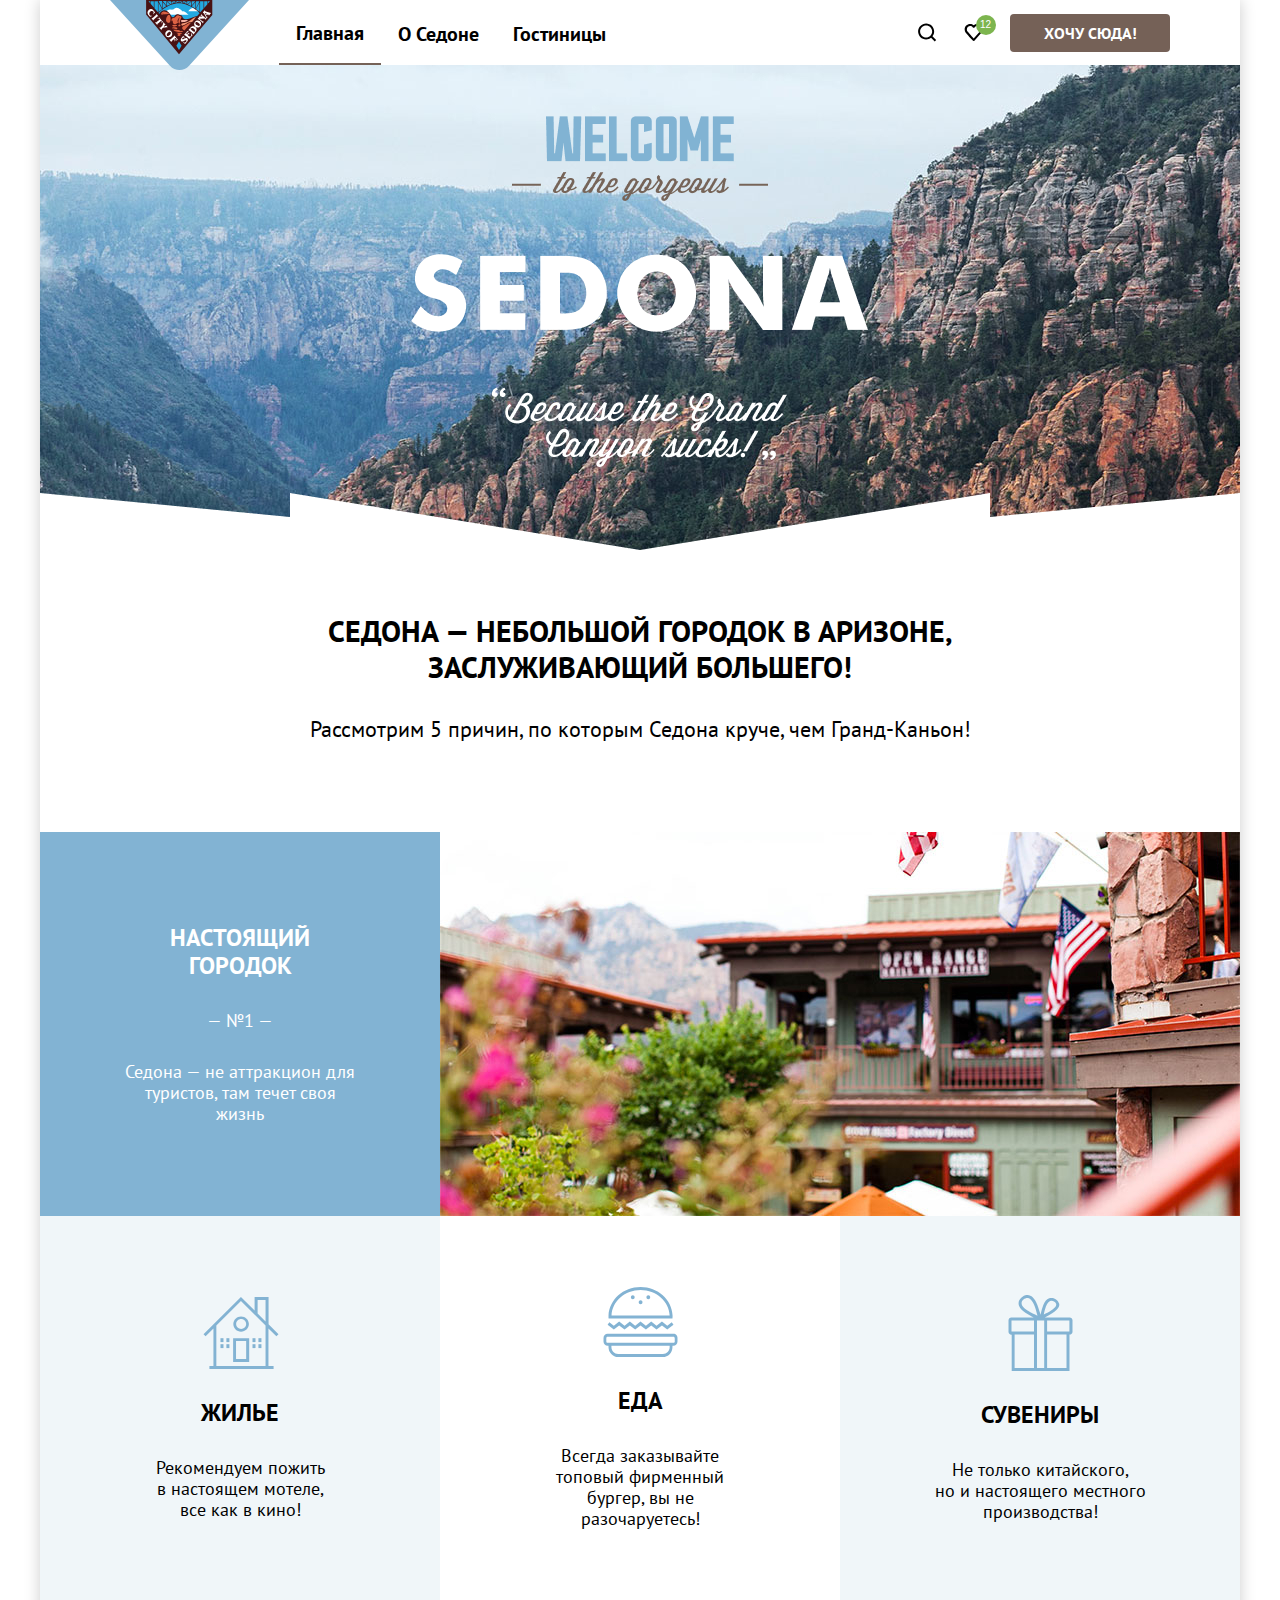
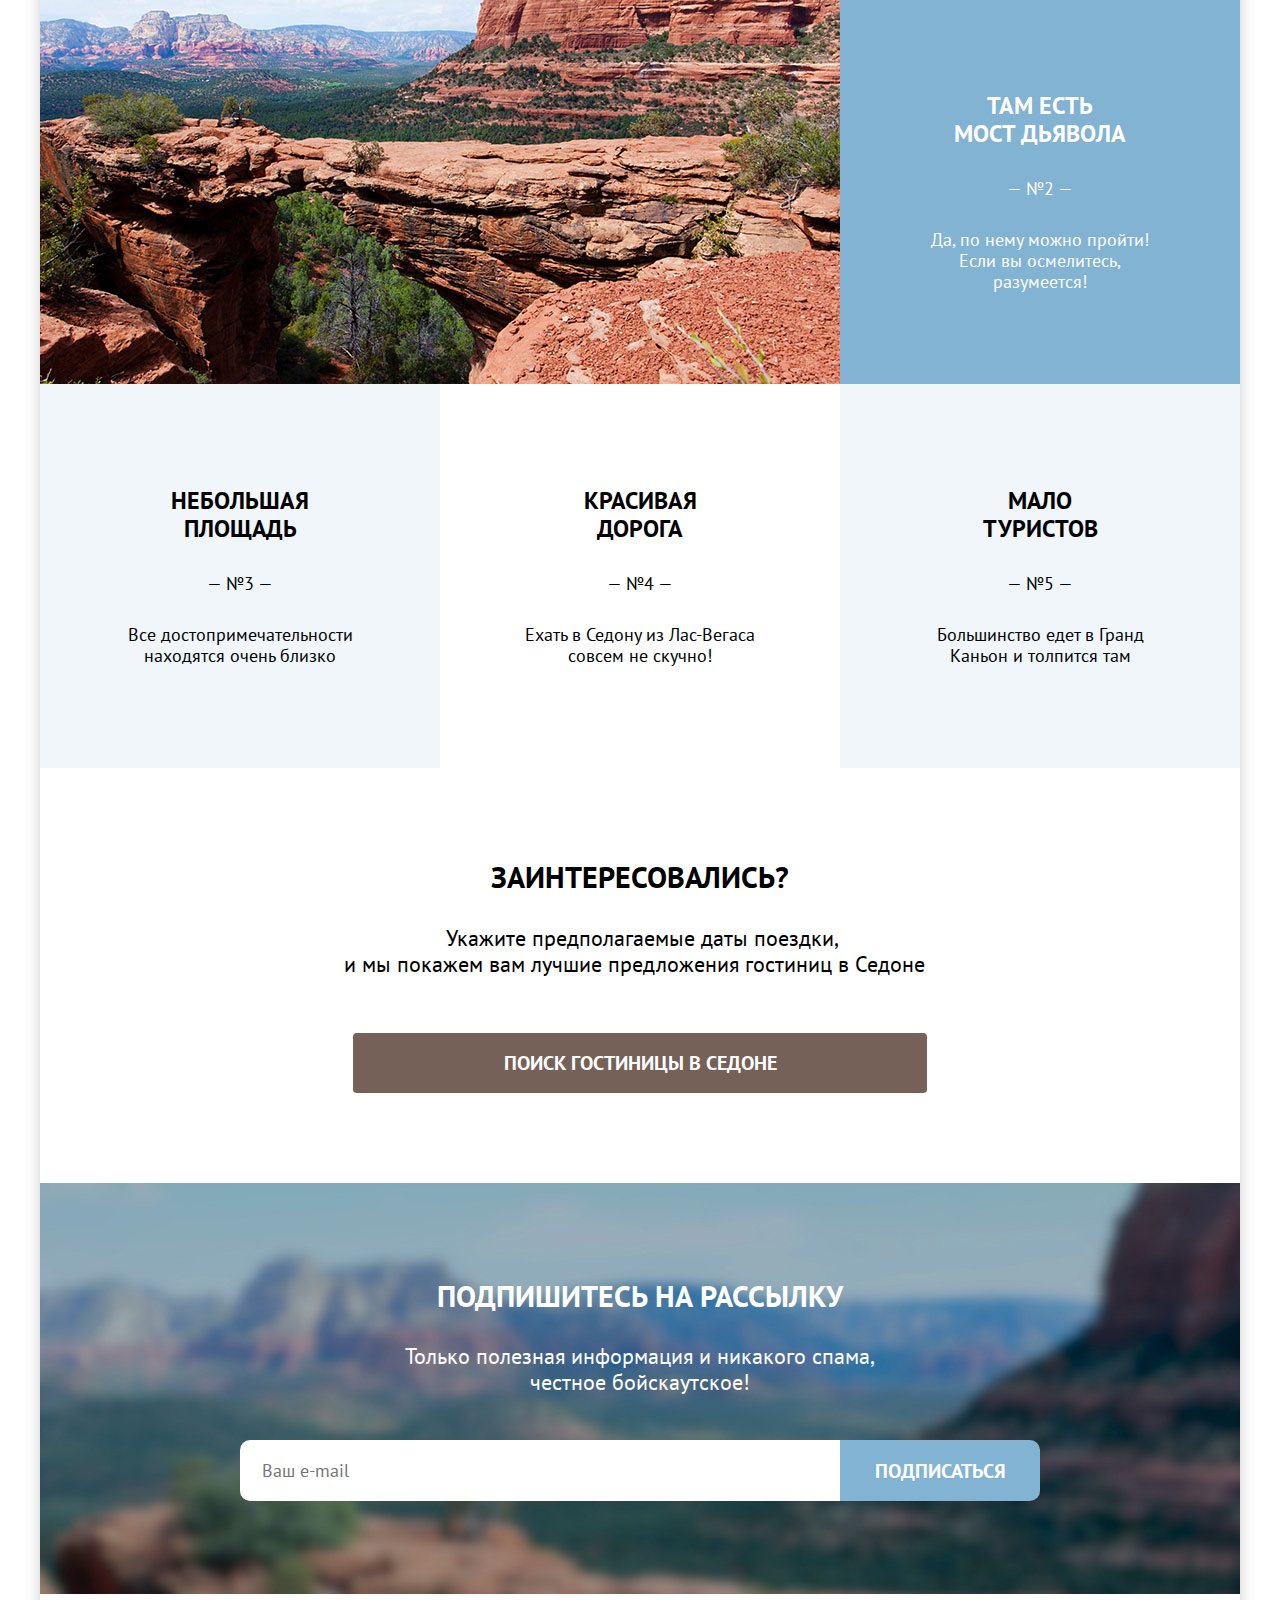
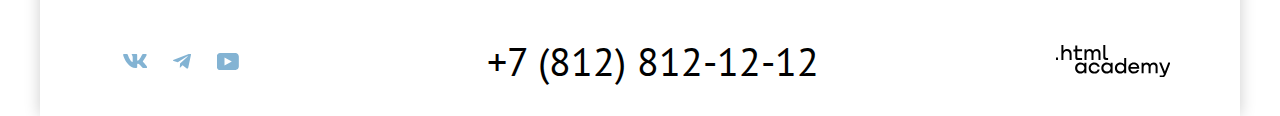
<file: index.html>
<!DOCTYPE html>
<html lang="ru">
  <head>
    <meta charset="utf-8">
    <title>HTML Academy: Седона</title>
    <link rel="stylesheet" href="styles/styles.css">
    <link rel="icon" href="favicon.ico">
  </head>
  <body>
    <header class="page-header">
      <nav class="navigation">
        <img src="images/logo.svg" class="logo-img" alt="Логотип." width="139" height="70">
        <ul class="navigation-list">
          <li class="navigation-item active">
            <a class="navigation-link" href="index.html" >Главная</a>
          </li>
          <li class="navigation-item">
            <a class="navigation-link" href="#">О Седоне</a>
          </li>
          <li class="navigation-item">
            <a class="navigation-link" href="catalog.html">Гостиницы</a>
          </li>
        </ul>
        <div class="header-btns">
          <button class="header-icon-btn header-search-btn" type="button">
            <span class="visually-hidden">Кнопка поиска.</span>
          </button>
          <button class="header-icon-btn header-favorite-btn" type="button">
            <span class="visually-hidden">Кнопка избранного.</span>
            <span class="favorite-amount-circle">12</span>
          </button>
         <button class="btn brown-btn want-here-btn" type="button">ХОЧУ СЮДА!</button>
        </div>
      </nav>
    </header>
    <main class="main-container main-index">
      <section class="main-header-section">
        <img src="images/welcome.png" class="welcome-img" alt="Предисловие." width="458" height="352">
        <img src="images/main-divider.png" alt="Разделитель." width="1200" height="57">
      </section>
      <section class="foreword">
        <h1 class="big-header">СЕДОНА — НЕБОЛЬШОЙ ГОРОДОК В АРИЗОНЕ, <br/> ЗАСЛУЖИВАЮЩИЙ БОЛЬШЕГО!</h1>
        <p class="foreword-description">Рассмотрим 5 причин, по которым Седона круче, чем Гранд-Каньон!</p>
      </section>
      <section class="advantages">
          <div class="advantages-city">
            <div class="advantages-city-definition">
              <h2 class="advantages-header white-text">НАСТОЯЩИЙ ГОРОДОК</h2>
              <p class="advantages-number white-text">— №1 —</p>
              <p class="advantages-description white-text">Седона — не аттракцион для туристов, там течет своя жизнь</p>
            </div>
            <img class="image-city" src="images/city.jpg" alt="Здание." width="800" height="384">
          </div>
          <ul class="advantages-list">
            <li class="advantages-list-item housing">
              <h3 class="advantages-header">ЖИЛЬЕ</h3>
              <p class="advantages-description">Рекомендуем пожить <br> в настоящем мотеле, <br> все как в кино!</p>
            </li>
            <li class="advantages-list-item food">
              <h3 class="advantages-header">ЕДА</h3>
              <p class="advantages-description">Всегда заказывайте <br> топовый фирменный бургер, вы не разочаруетесь!</p>
            </li>
            <li class="advantages-list-item souvenir">
              <h3 class="advantages-header">СУВЕНИРЫ</h3>
              <p class="advantages-description">Не только китайского, <br> но и настоящего местного производства!</p>
            </li>
          </ul>
          <div class="advantages-devils-bridge">
              <img class="image-devils-bridge" src="images/bridge.jpg" alt="Мост дъявола." width="800" height="384">
              <div class="advantages-devils-bridge-definition">
                <h3 class="advantages-header white-text">ТАМ ЕСТЬ <br> МОСТ ДЬЯВОЛА</h3>
                <p class="advantages-number white-text">— №2 —</p>
                <p class="advantages-description white-text">Да, по нему можно пройти! Если вы осмелитесь, разумеется!</p>
              </div>
          </div>
          <ul class="advantages-list intangible-advantages">
            <li class="advantages-list-item">
              <h3 class="advantages-header">НЕБОЛЬШАЯ ПЛОЩАДЬ</h3>
              <p class="advantages-number">— №3 —</p>
              <p class="advantages-description">Все достопримечательности находятся очень близко</p>
            </li>
            <li class="advantages-list-item">
              <h3 class="advantages-header">КРАСИВАЯ<br> ДОРОГА</h3>
              <p class="advantages-number">— №4 —</p>
              <p class="advantages-description">Ехать в Седону из Лас-Вегаса совсем не скучно!</p>
            </li>
            <li class="advantages-list-item">
              <h3 class="advantages-header">МАЛО <br/> ТУРИСТОВ</h3>
              <p class="advantages-number">— №5 —</p>
              <p class="advantages-description">Большинство едет в Гранд Каньон и толпится там</p>
            </li>
          </ul>
      </section>
      <section class="hotel-search">
        <h2 class="big-header interested">ЗАИНТЕРЕСОВАЛИСЬ?</h2>
        <p class="hotel-search-description">Укажите предполагаемые даты поездки, <br> и мы покажем вам лучшие предложения гостиниц в Седоне</p>
        <button class="btn brown-btn search-hotels-btn" type="button">
          <span class="visually-hidden">Кнопка поиска гостиницы в Седоне.</span>
          Поиск гостиницы в Седоне
        </button>
      </section>
      <section class="subscribe">
        <h2 class="subscribe-title">ПОДПИШИТЕСЬ НА РАССЫЛКУ</h2>
        <p class="subscribe-description">Только полезная информация и никакого спама,<br/> честное бойскаутское!</p>
        <form class="submit-form" action="subscribe.php">
          <fieldset class="submit-form-fieldset">
            <input placeholder="Ваш e-mail" class="subscribe-email-input" name="email"/>
            <input type="submit" class="btn blue-btn subscribe-btn" value="Подписаться">
          </fieldset>
        </form>
      </section>
      <footer class="page-footer">
        <ul class="social-network-list">
          <li class="social-network-list-item social-network-vk">
            <a href="#">
              <span class="visually-hidden">Перейти на страницу сайта в контакте.</span>
            </a>
          </li>
          <li class="social-network-list-item social-network-telegram">
            <a href="#">
              <span class="visually-hidden">Перейти на канал в телеграме.</span>
            </a>
          </li>
          <li class="social-network-list-item social-network-youtube">
            <a href="#">
              <span class="visually-hidden">Перейти на канал в youtube.</span>
            </a>
          </li>
        </ul>
        <a class="telephone" href="tel:+78128121212">+7 (812) 812-12-12</a>
        <a href="https://htmlacademy.ru/" class="html-academy-logo"></a>
      </footer>
    </main>
    <div class="modal-container">
      <div class="modal modal-search">
        <section class="modal-content">
          <div class="modal-header">
            <h2 class="modal-title">Поиск гостиницы в седоне</h2>
            <button class="modal-close-btn" type="button">
              <span class="visually-hidden">Закрыть окно.</span>
            </button>
          </div>
          <form class="search-form" action="catalog.html">
            <div class="search-form-input-container">
              <label class="search-form-label">Дата заезда:</label>
              <div class="search-form-input-wrapper">
                <input type="text" class="search-form-date-input" name="dateFrom">
                <div class="search-form-error-text field-signature">Мы не можем отправить Вас в прошлое</div>
              </div>
            </div>
            <div class="search-form-input-container">
              <label class="search-form-label">Дата выезда:</label>
              <div class="seatch-forn-input-wrapper">
                <input type="text" class="search-form-date-input" name="dateTo">
                <div class="search-form-warning-text field-signature">На эти даты есть свободные номера. Пока есть.</div>
              </div>
            </div>
            <div class="search-numbers-container">
                <label class="search-form-label">Взрослые:</label>
                <div class="fields-wrapper">
                  <div class="adults-input">
                    <div class="field-control minus-control">
                      <button class="minus" type="button">
                        <span class="visually-hidden">Уменьшить количество на 1.</span>
                      </button>
                    </div>
                    <input type="text" class="number-input" value="1" name="adultsAmount">
                    <div class="field-control plus-control">
                      <button class="plus" type="button">
                        <span class="visually-hidden">Увеличить количество на 1.</span>
                      </button>
                    </div>
                  </div>
                  <div class="field-wrapper">
                    <label class="search-form-label children">Дети:</label>
                    <div class="info-icon">
                      <div class="info-popover">
                        Укажите количество детей, которые будут с вами, возраст которых от 6 до 18 лет. Дети до 6 лет размещаются бесплатно.
                      </div>
                    </div>
                    <div class="adults-input">
                      <div class="field-control minus-control">
                        <button class="minus" type="button">
                          <span class="visually-hidden">Уменьшить количество на 1.</span>
                        </button>
                      </div>
                      <input type="text" class="number-input" value="2" name="childrenAmount">
                      <div class="field-control plus-control">
                        <button class="plus" type="button">
                          <span class="visually-hidden">Увеличить количество на 1.</span>
                        </button>
                      </div>
                    </div>
                  </div>
                </div>
            </div>
            <input type="submit" class="search-form-btn" value="Найти">
          </form>
        </section>
      </div>
    </div>
  </body>
</html>
</file>
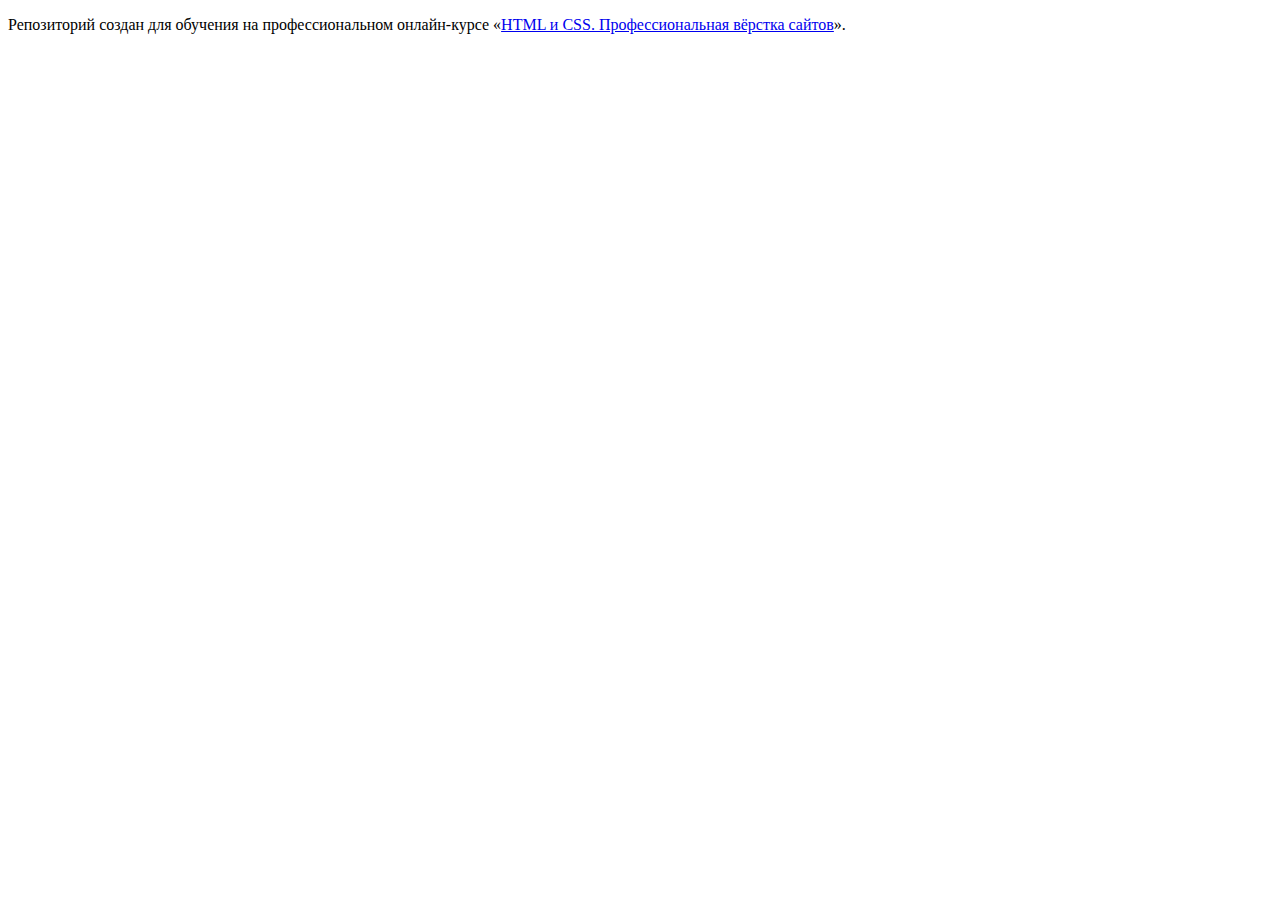
<file: 1/index.html>
<!DOCTYPE html>
<html lang="ru">
  <head>
    <meta charset="utf-8">
    <title>HTML Academy: Седона</title>
    <base href="https://htmlacademy-htmlcss.github.io/2123963-sedona-34/1/">
</head>
  <body>

    <p>Репозиторий создан для обучения на профессиональном онлайн‑курсе «<a href="https://htmlacademy.ru/intensive/htmlcss">HTML и CSS. Профессиональная вёрстка сайтов</a>».</p>

  </body>
</html>
</file>
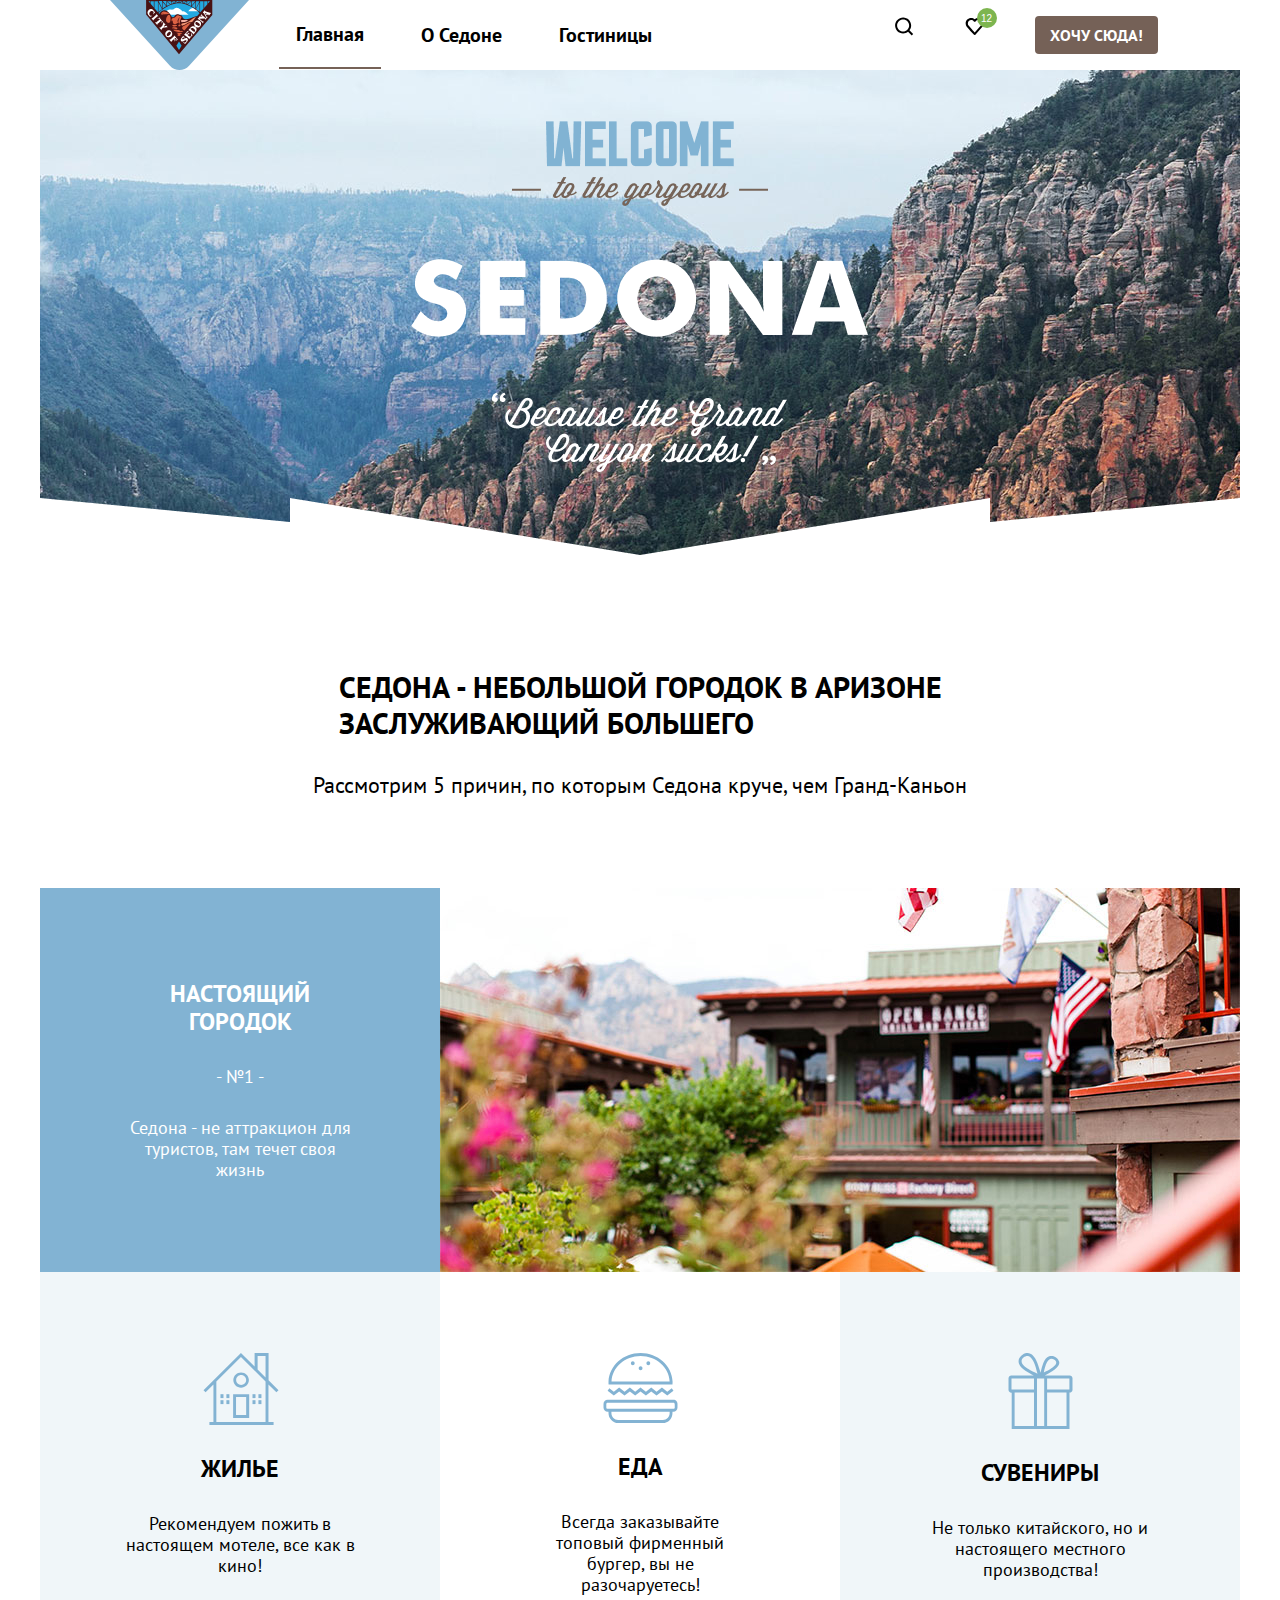
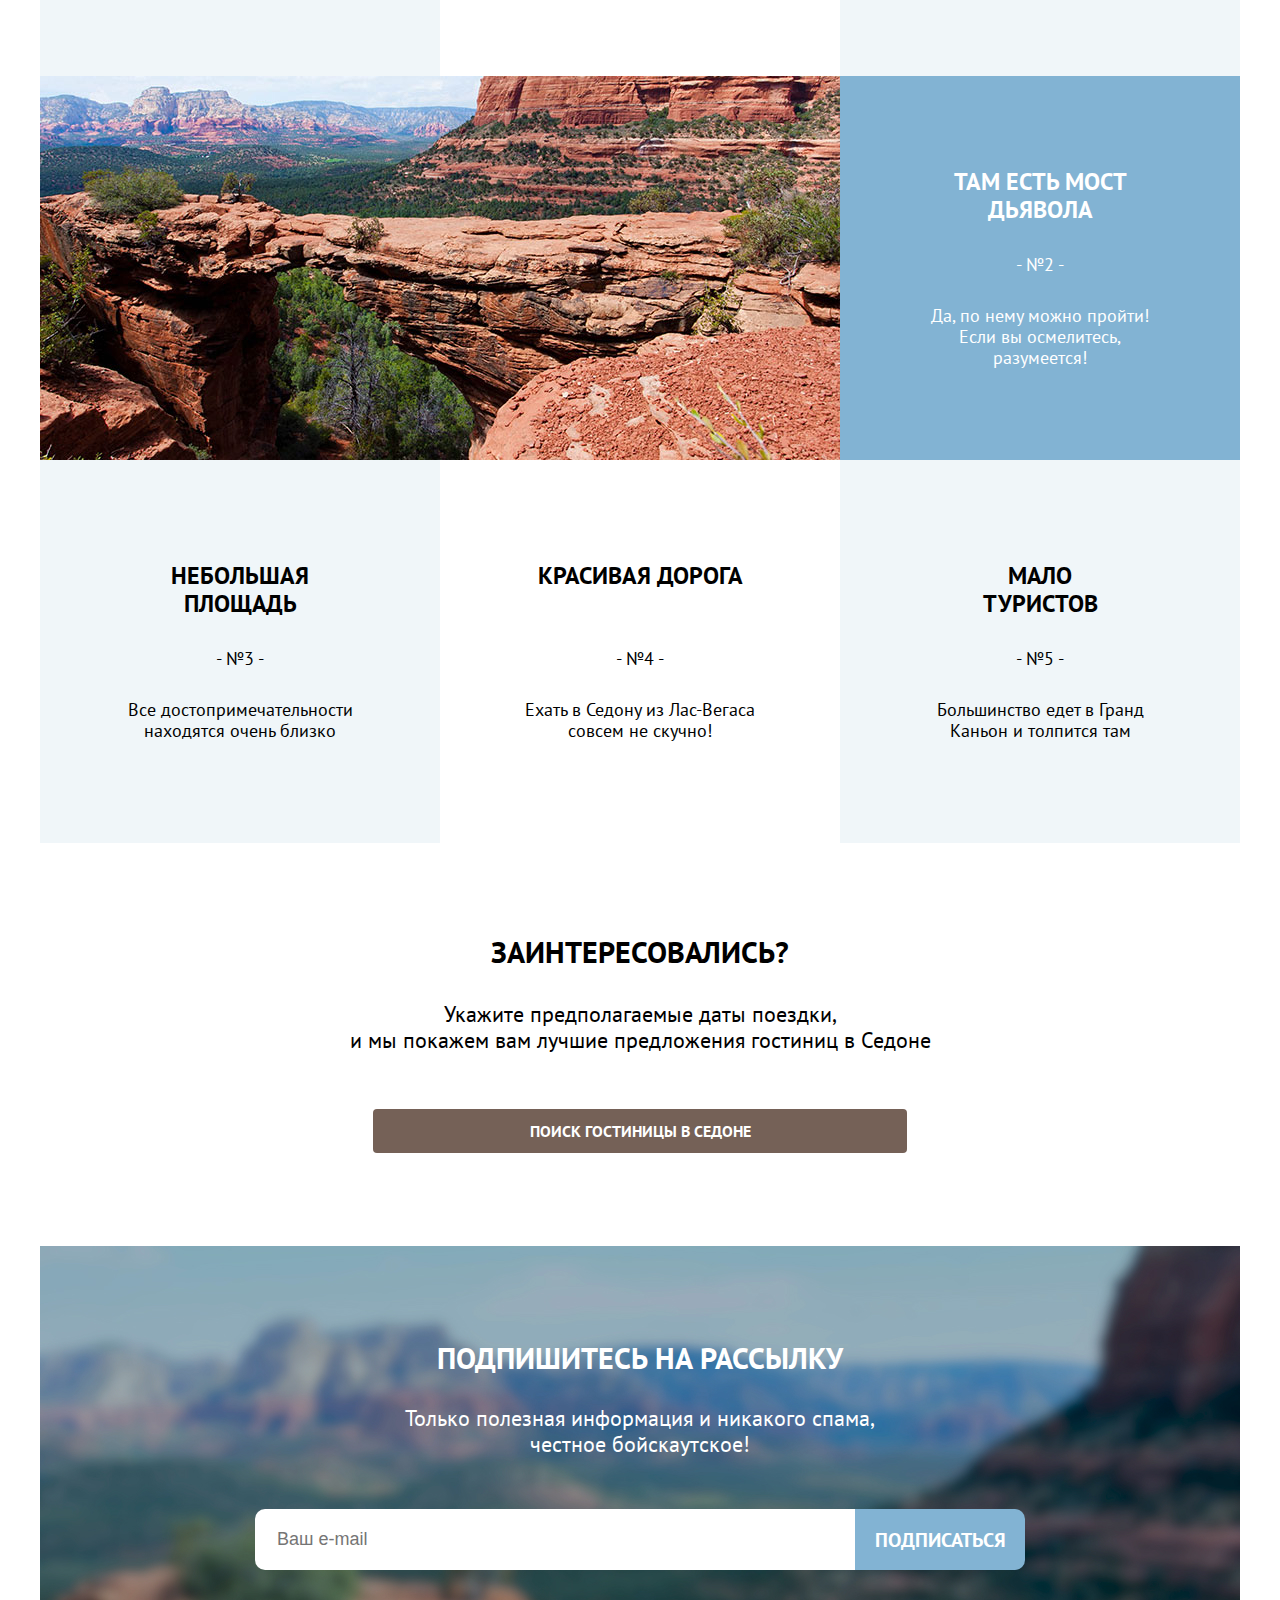
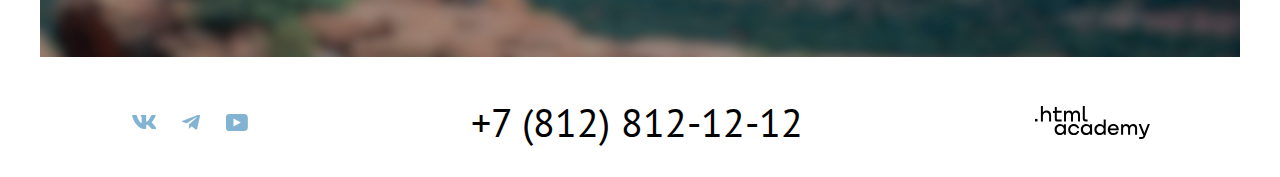
<file: 12/index.html>
<!DOCTYPE html>
<html lang="ru">
  <head>
    <meta charset="utf-8">
    <title>HTML Academy: Седона</title>
    <link rel="stylesheet" href="styles/styles.css">
    <link rel="icon" href="favicon.ico">
    <base href="https://htmlacademy-htmlcss.github.io/2123963-sedona-34/12/">
</head>
  <body>
    <header class="page-header">
      <nav class="navigation">
        <img src="images/logo.svg" class="logo-img" alt="Логотип" width="139" height="70">
        <ul class="navigation-list">
          <li class="navigation-item active">
            <a class="navigation-link" href="index.html" >Главная</a>
          </li>
          <li class="navigation-item">
            <a class="navigation-link" href="#">О Седоне</a>
          </li>
          <li class="navigation-item">
            <a class="navigation-link" href="catalog.html">Гостиницы</a>
          </li>
        </ul>
        <div class="header-btns">
          <button class="header-icon-btn header-search-btn">
          </button>
          <button class="header-icon-btn header-favorite-btn">
            <span class="favorite-amount-circle">12</span>
          </button>
         <button class="btn brown-btn">ХОЧУ СЮДА!</button>
        </div>
      </nav>
    </header>
    <main class="main-container main-index">
      <section class="main-header-section">
        <img src="images/welcome.png" class="welcome-img" alt="Предисловие" width="458" height="352">
        <img src="images/main-divider.png" alt="Разделитель" width="1200" height="57">
      </section>
      <section class="foreword">
        <h1 class="big-header">СЕДОНА - НЕБОЛЬШОЙ ГОРОДОК В АРИЗОНЕ <br/> ЗАСЛУЖИВАЮЩИЙ БОЛЬШЕГО</h1>
        <p class="foreword-description">Рассмотрим 5 причин, по которым Седона круче, чем Гранд-Каньон</p>
      </section>
      <section class="advantages">
          <div class="advantages-city">
            <div class="advantages-city-definition">
              <h3 class="advantages-header white-text">НАСТОЯЩИЙ ГОРОДОК</h3>
              <p class="advantages-number white-text">- №1 -</p>
              <p class="advantages-description white-text">Седона - не аттракцион для туристов, там течет своя жизнь</p>
            </div>
            <img class="image-city" src="images/city.jpg" alt="Здание" width="800" height="384">
          </div>
          <ul class="advantages-list">
            <li class="advantages-list-item housing">
              <h3 class="advantages-header">ЖИЛЬЕ</h3>
              <p class="advantages-description">Рекомендуем пожить в настоящем мотеле, все как в кино!</p>
            </li>
            <li class="advantages-list-item food">
              <h3 class="advantages-header">ЕДА</h3>
              <p class="advantages-description">Всегда заказывайте топовый фирменный бургер, вы не разочаруетесь!</p>
            </li>
            <li class="advantages-list-item souvenir">
              <h3 class="advantages-header">СУВЕНИРЫ</h3>
              <p class="advantages-description">Не только китайского, но и настоящего местного производства!</p>
            </li>
          </ul>
          <div class="advantages-devils-bridge">
              <img class="image-devils-bridge" src="images/bridge.jpg" alt="Мост дъявола" width="800" height="384">
              <div class="advantages-devils-bridge-definition">
                <h3 class="advantages-header white-text">ТАМ ЕСТЬ МОСТ ДЬЯВОЛА</h3>
                <p class="advantages-number white-text">- №2 -</p>
                <p class="advantages-description white-text">Да, по нему можно пройти! Если вы осмелитесь, разумеется!</p>
              </div>
          </div>
          <ul class="advantages-list intangible-advantages">
            <li class="advantages-list-item">
              <h3 class="advantages-header">НЕБОЛЬШАЯ ПЛОЩАДЬ</h3>
              <p class="advantages-number">- №3 -</p>
              <p class="advantages-description">Все достопримечательности находятся очень близко</p>
            </li>
            <li class="advantages-list-item">
              <h3 class="advantages-header">КРАСИВАЯ ДОРОГА</h3>
              <p class="advantages-number">- №4 -</p>
              <p class="advantages-description">Ехать в Седону из Лас-Вегаса совсем не скучно!</p>
            </li>
            <li class="advantages-list-item">
              <h3 class="advantages-header">МАЛО <br/> ТУРИСТОВ</h3>
              <p class="advantages-number">- №5 -</p>
              <p class="advantages-description">Большинство едет в Гранд Каньон и толпится там</p>
            </li>
          </ul>
      </section>
      <section class="hotel-search">
        <h1 class="visually-hidden big-header">ЗАИНТЕРЕСОВАЛИСЬ?</h1>
        <p class="hotel-search-description">Укажите предполагаемые даты поездки, <br/> и мы покажем вам лучшие предложения гостиниц в Седоне</p>
        <button class="btn brown-btn search-hotels-btn">Поиск гостиницы в Седоне</button>
      </section>
      <section class="subscribe">
        <h1 class="visually-hidden subscribe-title">ПОДПИШИТЕСЬ НА РАССЫЛКУ</h1>
        <p class="subscribe-description">Только полезная информация и никакого спама,<br/> честное бойскаутское!</p>
        <form class="submit-form">
          <fieldset class="submit-form-fieldset">
            <input placeholder="Ваш e-mail" class="subscribe-email-input"/>
            <input type="submit" class="btn blue-btn subscribe-btn" value="Подписаться">
          </fieldset>
        </form>
      </section>
      <footer class="page-footer">
        <ul class="social-network-list">
          <li class="social-network-list-item social-network-vk"></li>
          <li class="social-network-list-item social-network-telegram"></li>
          <li class="social-network-list-item social-network-youtube"></li>
        </ul>
        <a class="telephone" href="tel:+78128121212">+7 (812) 812-12-12</a>
        <a href="https://htmlacademy.ru/" class="html-academy-logo"></a>
      </footer>
    </main>
  </body>
</html>
</file>
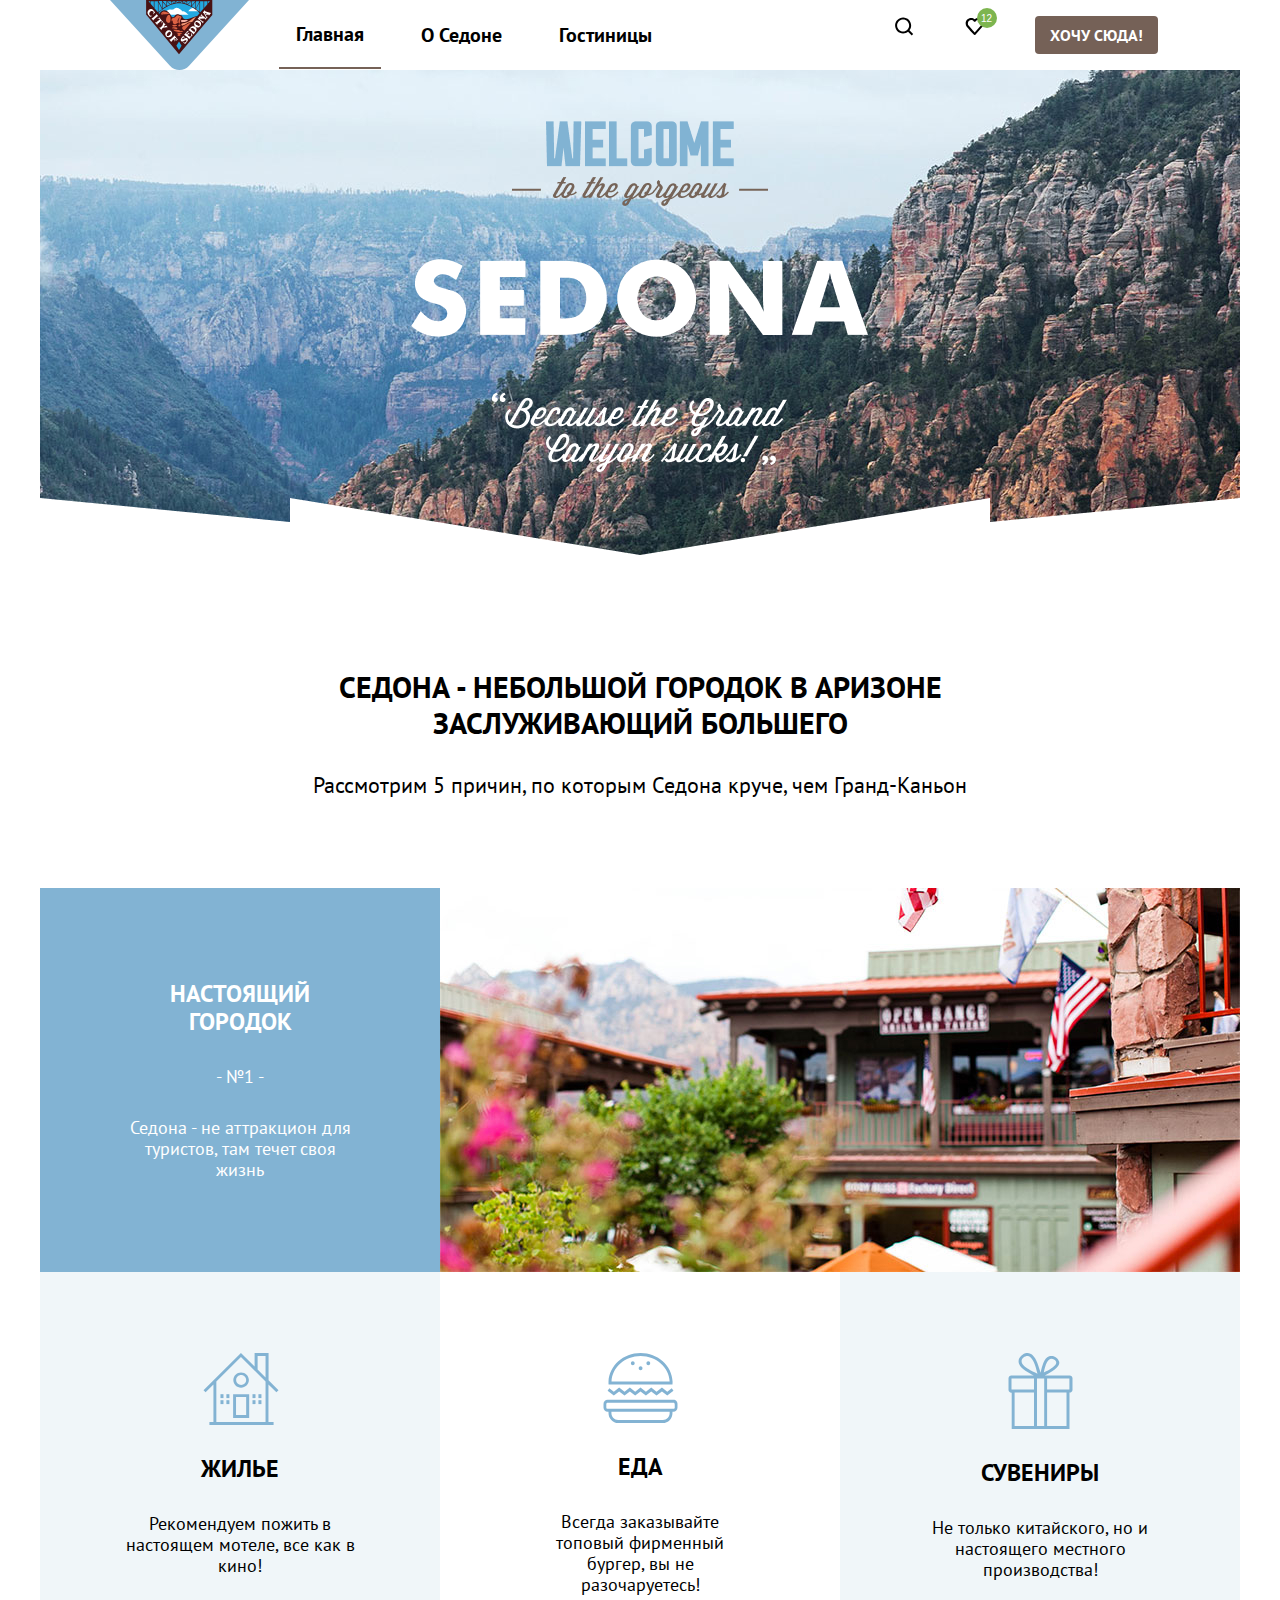
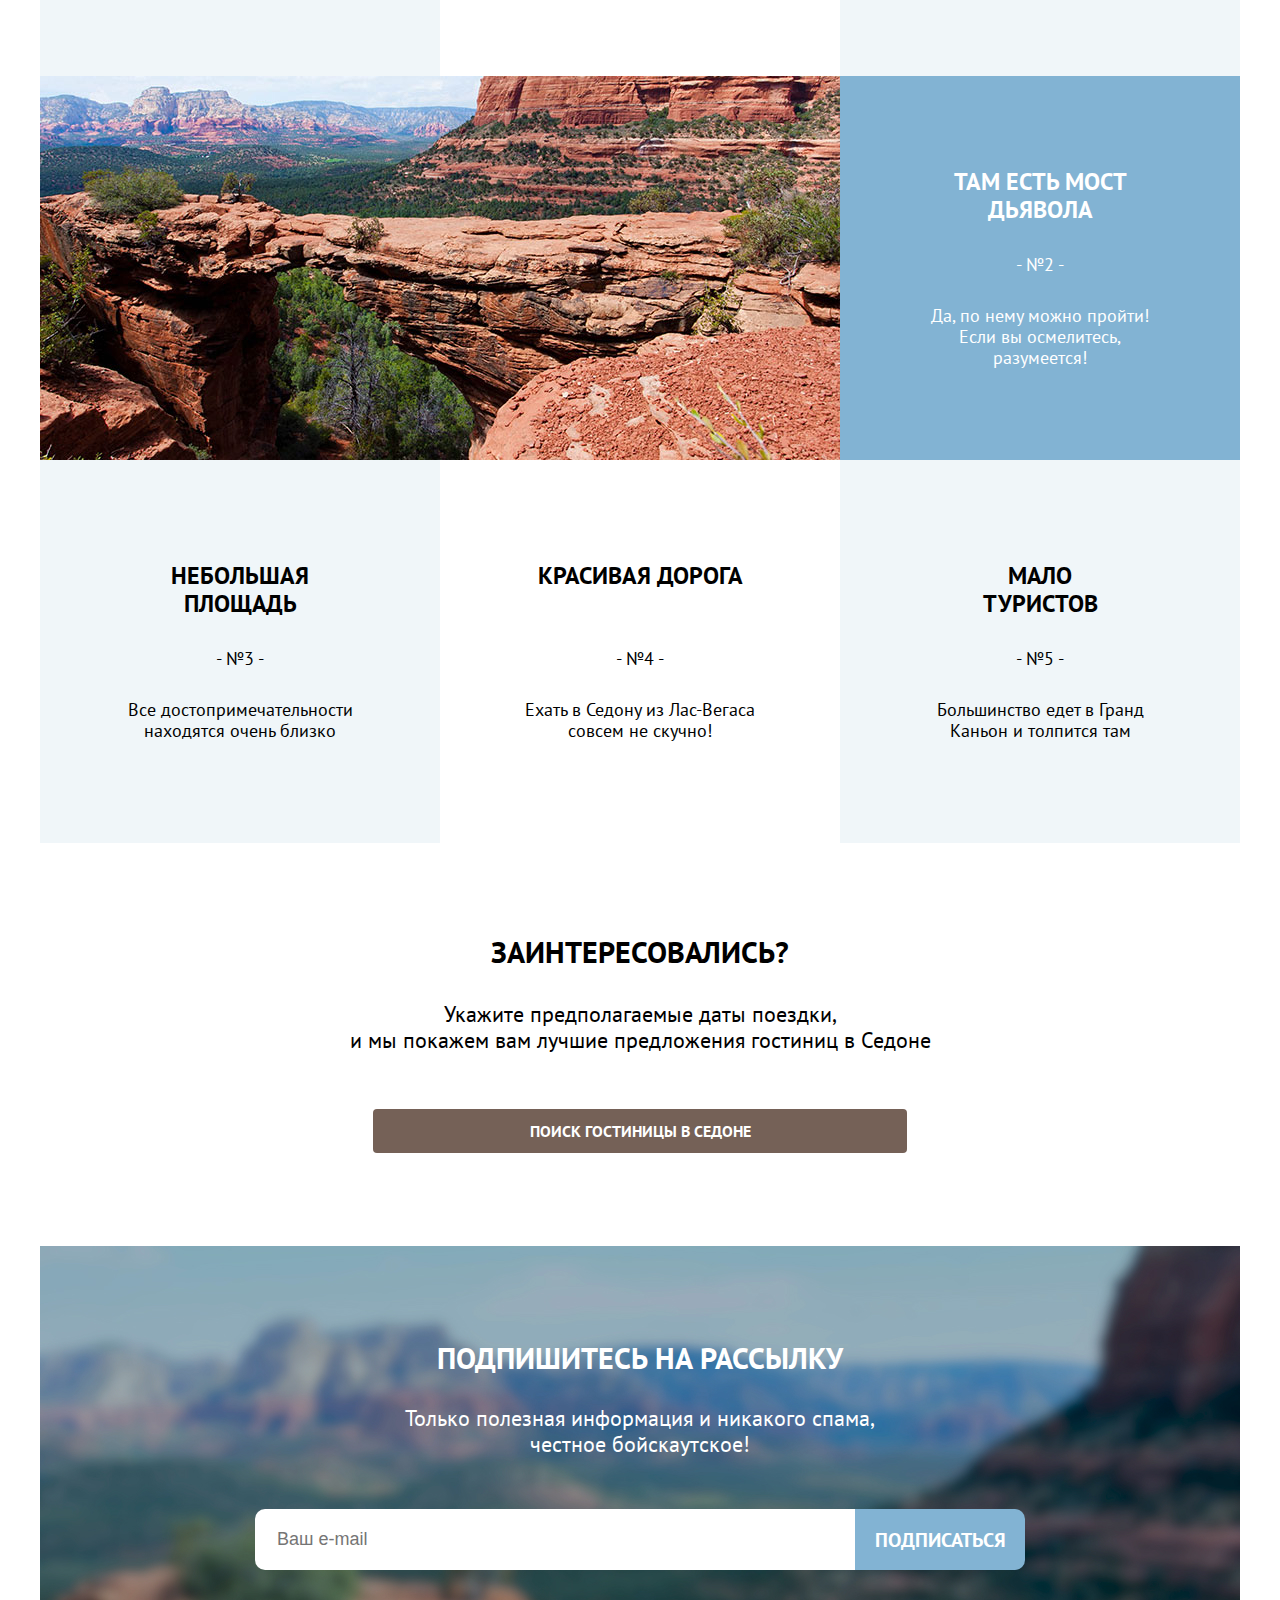
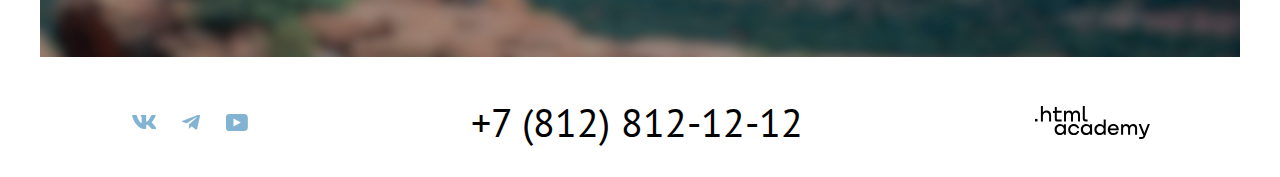
<file: 13/index.html>
<!DOCTYPE html>
<html lang="ru">
  <head>
    <meta charset="utf-8">
    <title>HTML Academy: Седона</title>
    <link rel="stylesheet" href="styles/styles.css">
    <link rel="icon" href="favicon.ico">
    <base href="https://htmlacademy-htmlcss.github.io/2123963-sedona-34/13/">
</head>
  <body>
    <header class="page-header">
      <nav class="navigation">
        <img src="images/logo.svg" class="logo-img" alt="Логотип" width="139" height="70">
        <ul class="navigation-list">
          <li class="navigation-item active">
            <a class="navigation-link" href="index.html" >Главная</a>
          </li>
          <li class="navigation-item">
            <a class="navigation-link" href="#">О Седоне</a>
          </li>
          <li class="navigation-item">
            <a class="navigation-link" href="catalog.html">Гостиницы</a>
          </li>
        </ul>
        <div class="header-btns">
          <button class="header-icon-btn header-search-btn">
          </button>
          <button class="header-icon-btn header-favorite-btn">
            <span class="favorite-amount-circle">12</span>
          </button>
         <button class="btn brown-btn">ХОЧУ СЮДА!</button>
        </div>
      </nav>
    </header>
    <main class="main-container main-index">
      <section class="main-header-section">
        <img src="images/welcome.png" class="welcome-img" alt="Предисловие" width="458" height="352">
        <img src="images/main-divider.png" alt="Разделитель" width="1200" height="57">
      </section>
      <section class="foreword">
        <h1 class="big-header">СЕДОНА - НЕБОЛЬШОЙ ГОРОДОК В АРИЗОНЕ <br/> ЗАСЛУЖИВАЮЩИЙ БОЛЬШЕГО</h1>
        <p class="foreword-description">Рассмотрим 5 причин, по которым Седона круче, чем Гранд-Каньон</p>
      </section>
      <section class="advantages">
          <div class="advantages-city">
            <div class="advantages-city-definition">
              <h3 class="advantages-header white-text">НАСТОЯЩИЙ ГОРОДОК</h3>
              <p class="advantages-number white-text">- №1 -</p>
              <p class="advantages-description white-text">Седона - не аттракцион для туристов, там течет своя жизнь</p>
            </div>
            <img class="image-city" src="images/city.jpg" alt="Здание" width="800" height="384">
          </div>
          <ul class="advantages-list">
            <li class="advantages-list-item housing">
              <h3 class="advantages-header">ЖИЛЬЕ</h3>
              <p class="advantages-description">Рекомендуем пожить в настоящем мотеле, все как в кино!</p>
            </li>
            <li class="advantages-list-item food">
              <h3 class="advantages-header">ЕДА</h3>
              <p class="advantages-description">Всегда заказывайте топовый фирменный бургер, вы не разочаруетесь!</p>
            </li>
            <li class="advantages-list-item souvenir">
              <h3 class="advantages-header">СУВЕНИРЫ</h3>
              <p class="advantages-description">Не только китайского, но и настоящего местного производства!</p>
            </li>
          </ul>
          <div class="advantages-devils-bridge">
              <img class="image-devils-bridge" src="images/bridge.jpg" alt="Мост дъявола" width="800" height="384">
              <div class="advantages-devils-bridge-definition">
                <h3 class="advantages-header white-text">ТАМ ЕСТЬ МОСТ ДЬЯВОЛА</h3>
                <p class="advantages-number white-text">- №2 -</p>
                <p class="advantages-description white-text">Да, по нему можно пройти! Если вы осмелитесь, разумеется!</p>
              </div>
          </div>
          <ul class="advantages-list intangible-advantages">
            <li class="advantages-list-item">
              <h3 class="advantages-header">НЕБОЛЬШАЯ ПЛОЩАДЬ</h3>
              <p class="advantages-number">- №3 -</p>
              <p class="advantages-description">Все достопримечательности находятся очень близко</p>
            </li>
            <li class="advantages-list-item">
              <h3 class="advantages-header">КРАСИВАЯ ДОРОГА</h3>
              <p class="advantages-number">- №4 -</p>
              <p class="advantages-description">Ехать в Седону из Лас-Вегаса совсем не скучно!</p>
            </li>
            <li class="advantages-list-item">
              <h3 class="advantages-header">МАЛО <br/> ТУРИСТОВ</h3>
              <p class="advantages-number">- №5 -</p>
              <p class="advantages-description">Большинство едет в Гранд Каньон и толпится там</p>
            </li>
          </ul>
      </section>
      <section class="hotel-search">
        <h1 class="visually-hidden big-header">ЗАИНТЕРЕСОВАЛИСЬ?</h1>
        <p class="hotel-search-description">Укажите предполагаемые даты поездки, <br/> и мы покажем вам лучшие предложения гостиниц в Седоне</p>
        <button class="btn brown-btn search-hotels-btn">Поиск гостиницы в Седоне</button>
      </section>
      <section class="subscribe">
        <h1 class="visually-hidden subscribe-title">ПОДПИШИТЕСЬ НА РАССЫЛКУ</h1>
        <p class="subscribe-description">Только полезная информация и никакого спама,<br/> честное бойскаутское!</p>
        <form class="submit-form">
          <fieldset class="submit-form-fieldset">
            <input placeholder="Ваш e-mail" class="subscribe-email-input"/>
            <input type="submit" class="btn blue-btn subscribe-btn" value="Подписаться">
          </fieldset>
        </form>
      </section>
      <footer class="page-footer">
        <ul class="social-network-list">
          <li class="social-network-list-item social-network-vk"></li>
          <li class="social-network-list-item social-network-telegram"></li>
          <li class="social-network-list-item social-network-youtube"></li>
        </ul>
        <a class="telephone" href="tel:+78128121212">+7 (812) 812-12-12</a>
        <a href="https://htmlacademy.ru/" class="html-academy-logo"></a>
      </footer>
    </main>
    <div class="modal-container">
      <div class="modal modal-search">
        <section class="modal-content">
          <div class="modal-header">
            <h2 class="modal-title">Поиск гостиницы в седоне</h2>
            <button class="modal-close-btn">
            </button>
          </div>
          <form class="search-form">
            <div class="search-form-input-container">
              <label class="search-form-label">Дата заезда:</label>
              <div class="search-form-input-wrapper">
                <input type="text" class="search-form-date-input">
                <div class="search-form-error-text field-signature">Мы не можем отправить Вас в прошлое</div>
              </div>
            </div>
            <div class="search-form-input-container">
              <label class="search-form-label">Дата выезда:</label>
              <div class="seatch-forn-input-wrapper">
                <input type="text" class="search-form-date-input">
                <div class="search-form-warning-text field-signature">На эти даты есть свободные номера. Пока есть.</div>
              </div>
            </div>
            <div class="search-numbers-container">
                <label class="search-form-label">Взрослые:</label>
                <div class="fields-wrapper">
                  <div class="adults-input">
                    <div class="field-control minus-control">
                      <button class="minus"></button>
                    </div>
                    <input type="text" class="number-input" value="1">
                    <div class="field-control plus-control">
                      <button class="plus"></button>
                    </div>
                  </div>
                  <div class="field-wrapper">
                    <label class="search-form-label children">Дети:</label>
                    <div class="info-icon">
                      <div class="info-popover">
                        Укажите количество детей, которые будут с вами, возраст которых от 6 до 18 лет. Дети до 6 лет размещаются бесплатно.
                      </div>
                    </div>
                    <div class="adults-input">
                      <div class="field-control minus-control">
                        <button class="minus"></button>
                      </div>
                      <input type="text" class="number-input" value="2">
                      <div class="field-control plus-control">
                        <button class="plus"></button>
                      </div>
                    </div>
                  </div>
                </div>
            </div>
            <input type="submit" class="search-form-btn" value="Найти">
          </form>
        </section>
      </div>
    </div>
  </body>
</html>
</file>
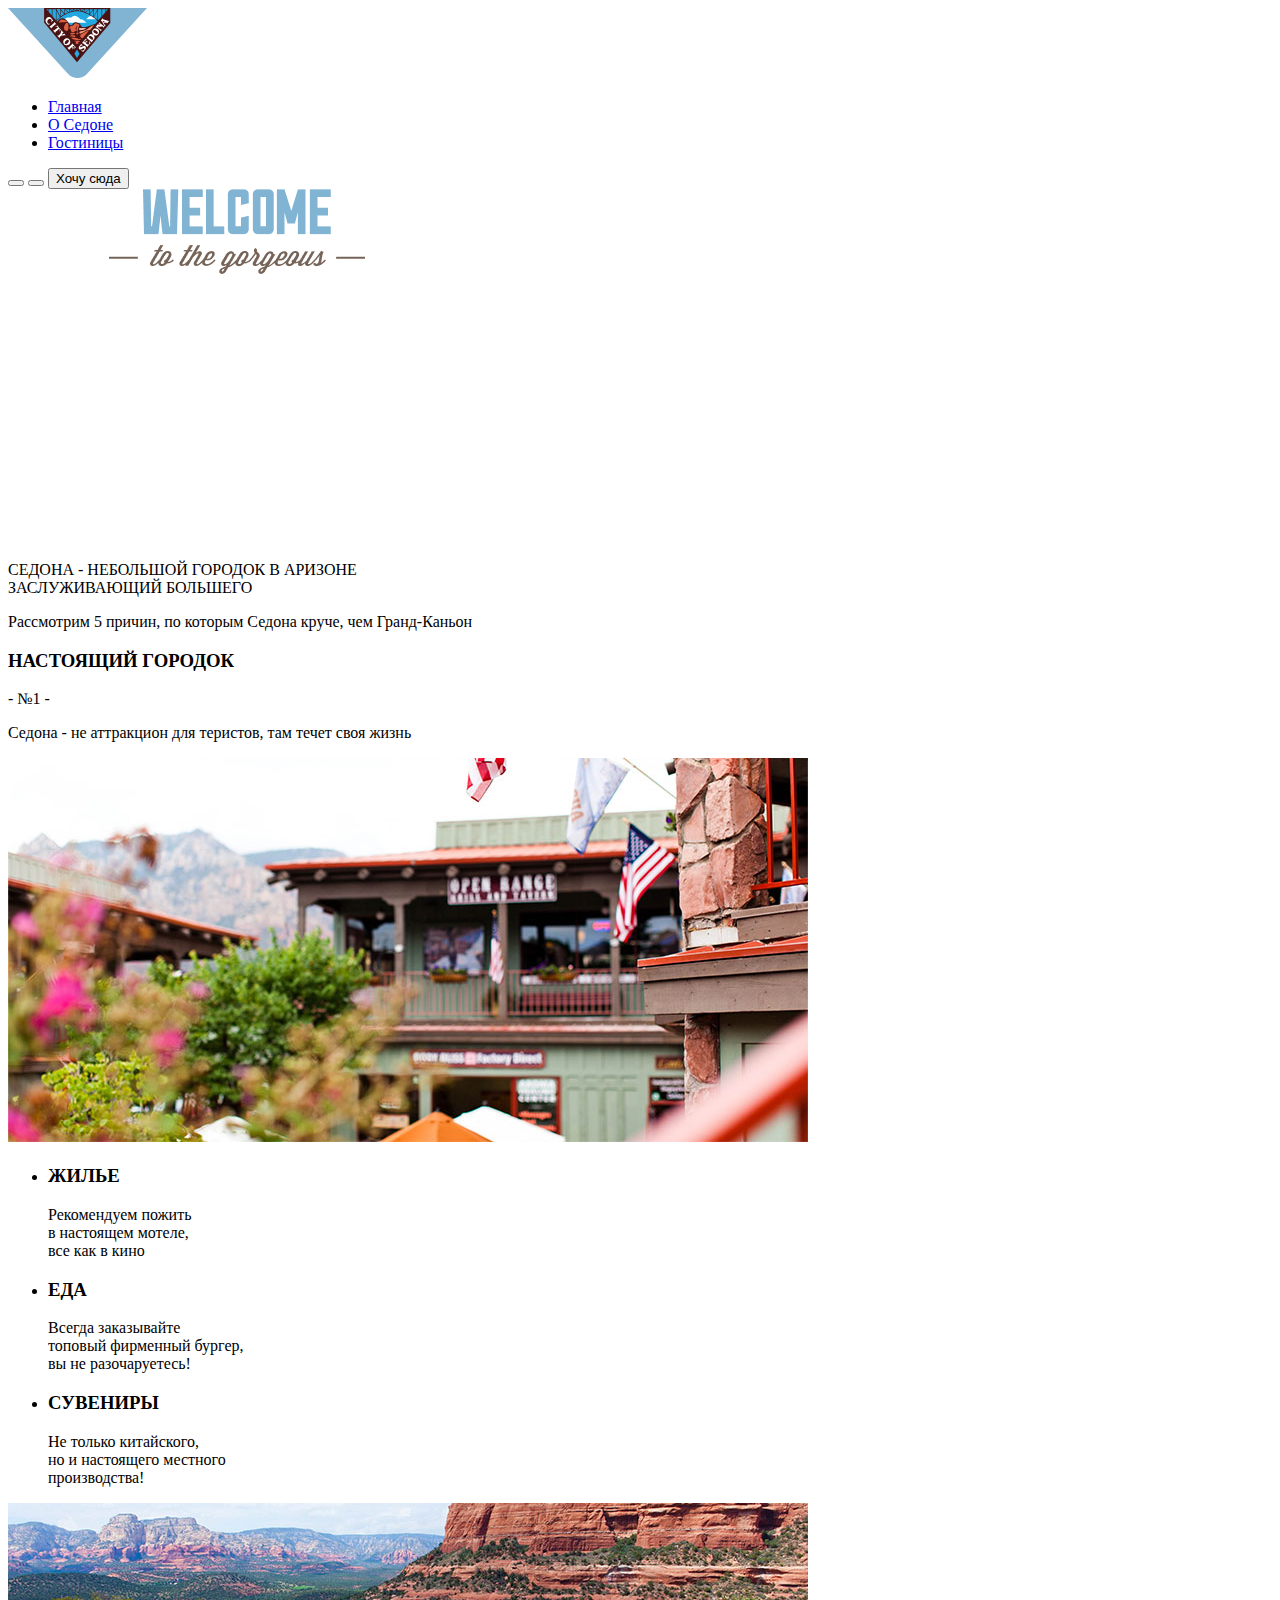
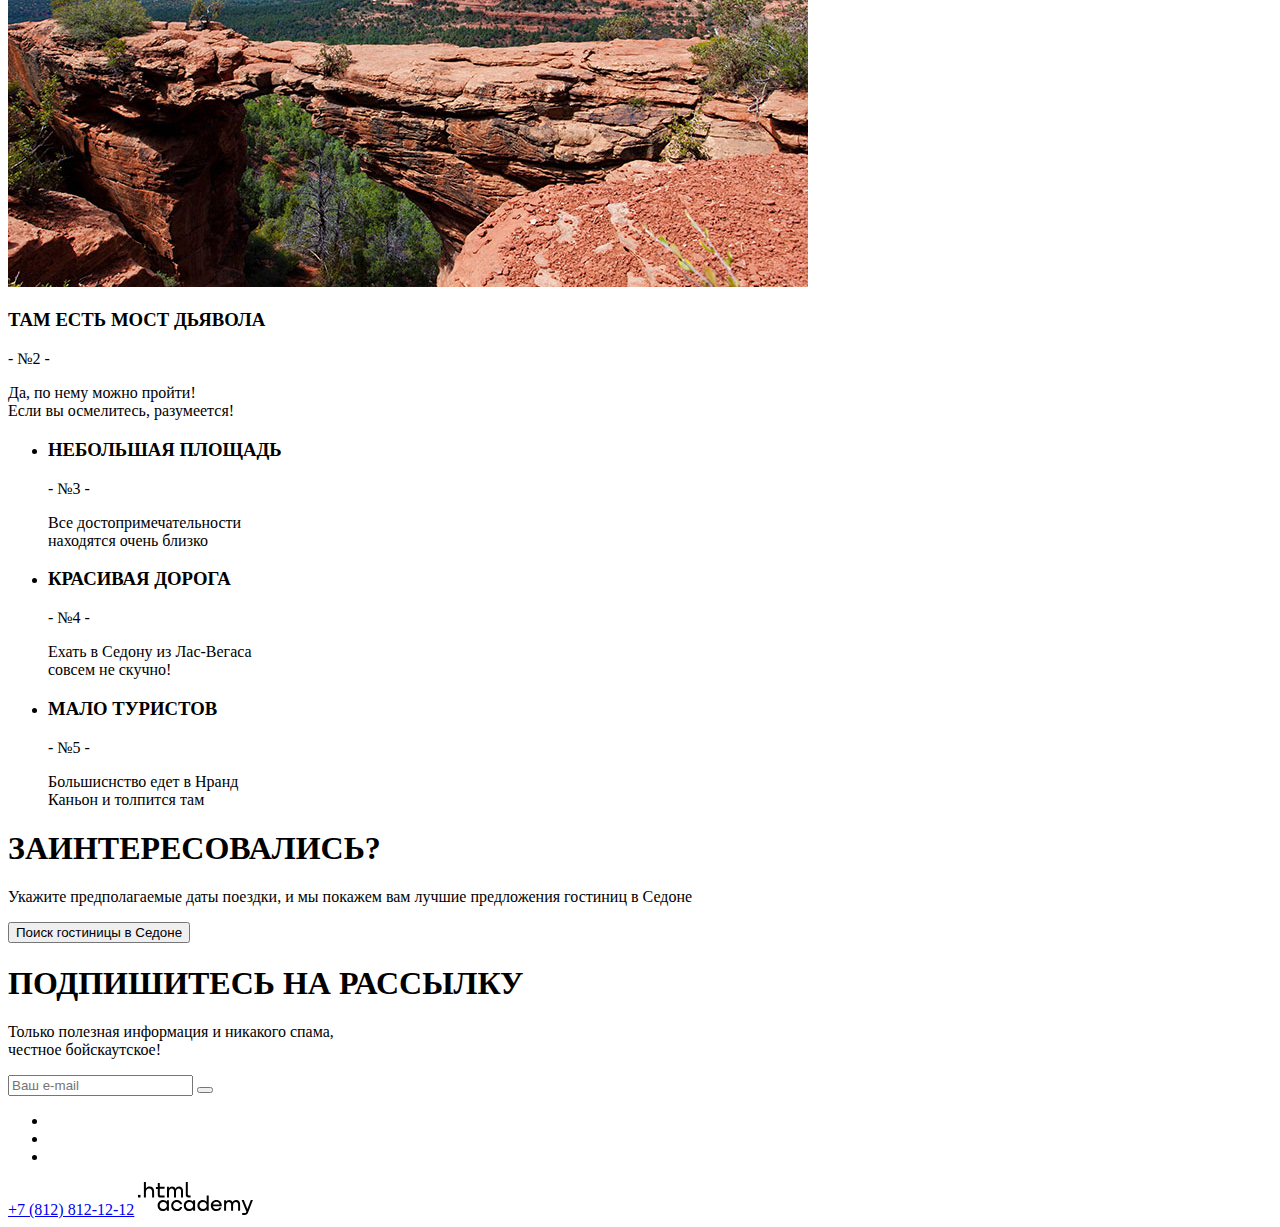
<file: 3/index.html>
<!DOCTYPE html>
<html lang="ru">
  <head>
    <meta charset="utf-8">
    <title>HTML Academy: Седона</title>
    <base href="https://htmlacademy-htmlcss.github.io/2123963-sedona-34/3/">
</head>
  <body>
    <header class="page-header">
      <nav class="navigation">
        <img src="images/logo.svg" alt="Логотип" width="139" height="70">
        <ul class="navigation-list">
          <li class="navigation-item">
            <a class="navigation-link" href="index.html" >Главная</a>
          </li>
          <li class="navigation-item">
            <a class="navigation-link" href="#">О Седоне</a>
          </li>
          <li class="navigation-item">
            <a class="navigation-link" href="#">Гостиницы</a>
          </li>
        </ul>
        <div class="header-btns">
          <button class="header-icon-btn header-search-btn">
          </button>
          <button class="header-icon-btn header-liikes-btn">
          </button>
         <button class="header-want-here-btn">Хочу сюда</button>
        </div>
      </nav>
    </header>
    <main class="main-index">
      <section class="main-header-section">
        <img src="images/welcome.png" alt="Предисловие" width="458" height="352">
      </section>
      <section>
        <p><span>СЕДОНА - НЕБОЛЬШОЙ ГОРОДОК В АРИЗОНЕ <br/> ЗАСЛУЖИВАЮЩИЙ БОЛЬШЕГО</span></p>
        <p>Рассмотрим 5 причин, по которым Седона круче, чем Гранд-Каньон</p>
      </section>
      <section class="advantages">
          <div class="advantages-city">
            <h3>НАСТОЯЩИЙ ГОРОДОК</h3>
            <p>- №1 -</p>
            <p>Седона - не аттракцион для теристов, там течет своя жизнь</p>
            <img src="images/city.jpg" alt="Здание" width="800" height="384">
          </div>
          <ul class="advantages-list">
            <li class="advantages-list-item">
              <h3>ЖИЛЬЕ</h3>
              <p>Рекомендуем пожить <br/> в настоящем мотеле, <br/> все как в кино</p>
            </li>
            <li class="advantages-list-item">
              <h3>ЕДА</h3>
              <p>Всегда заказывайте <br/> топовый фирменный бургер, <br/> вы не разочаруетесь!</p>
            </li>
            <li class="advantages-list-item">
              <h3>СУВЕНИРЫ</h3>
              <p>Не только китайского, <br/> но и настоящего местного <br/> производства!</p>
            </li>
          </ul>
          <div class="advantages-devils-bridge">
              <img src="images/bridge.jpg" alt="Мост дъявола" width="800" height="384">
              <h3>ТАМ ЕСТЬ МОСТ ДЬЯВОЛА</h3>
              <p>- №2 -</p>
              <p>Да, по нему можно пройти! <br/> Если вы осмелитесь, разумеется!</p>
          </div>
          <ul class="advantages-list">
            <li class="advantages-list-item">
              <h3>НЕБОЛЬШАЯ ПЛОЩАДЬ</h3>
              <p>- №3 -</p>
              <p>Все достопримечательности <br/> находятся очень близко</p>
            </li>
            <li class="advantages-list-item">
              <h3>КРАСИВАЯ ДОРОГА</h3>
              <p>- №4 -</p>
              <p>Ехать в Седону из Лас-Вегаса <br/> совсем не скучно!</p>
            </li>
            <li class="advantages-list-item">
              <h3>МАЛО ТУРИСТОВ</h3>
              <p>- №5 -</p>
              <p>Большиснство едет в Нранд <br/> Каньон и толпится там</p>
            </li>
          </ul>
      </section>
      <section сдфыы="hotel-search">
        <h1 class="visually-hidden">ЗАИНТЕРЕСОВАЛИСЬ?</h1>
        <p>Укажите предполагаемые даты поездки, и мы покажем вам лучшие предложения гостиниц в Седоне</p>
        <button class="search-btn">Поиск гостиницы в Седоне</button>
      </section>
      <section class="subscribe">
        <h1 class="visually-hidden">ПОДПИШИТЕСЬ НА РАССЫЛКУ</h1>
        <p>Только полезная информация и никакого спама,<br/> честное бойскаутское!</p>
        <input placeholder="Ваш e-mail"/>
        <button class="search-btn"></button>
      </section>
      <footer class="page-footer">
        <ul class="social-newtwork-list">
          <li class="social-newtwork-list-item social-network-vk"></li>
          <li class="social-newtwork-list-item social-network-telegram"></li>
          <li class="social-newtwork-list-item social-network-youtube"></li>
        </ul>
        <a href="tel:+78128121212">+7 (812) 812-12-12</a>
        <img src="images/html-academy.svg" alt="Логотип академии">
      </footer>
    </main>
  </body>
</html>
</file>
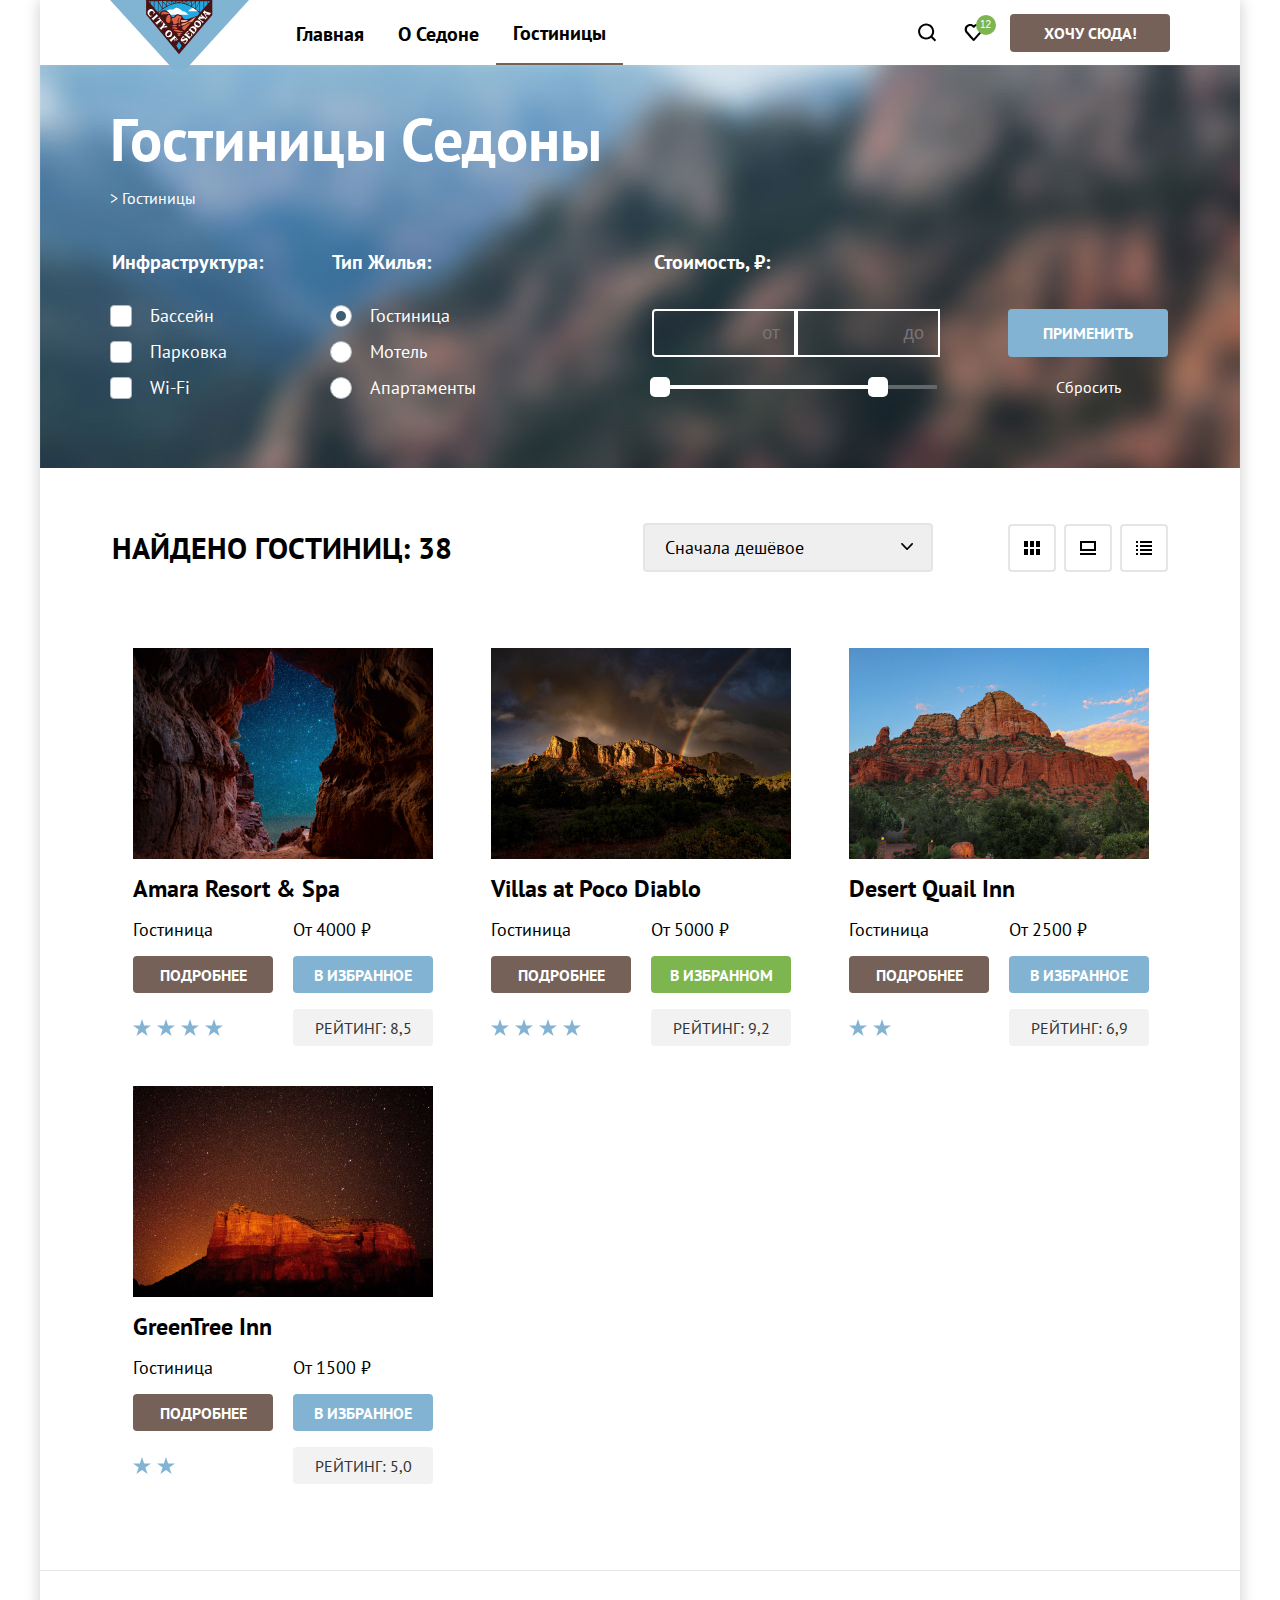
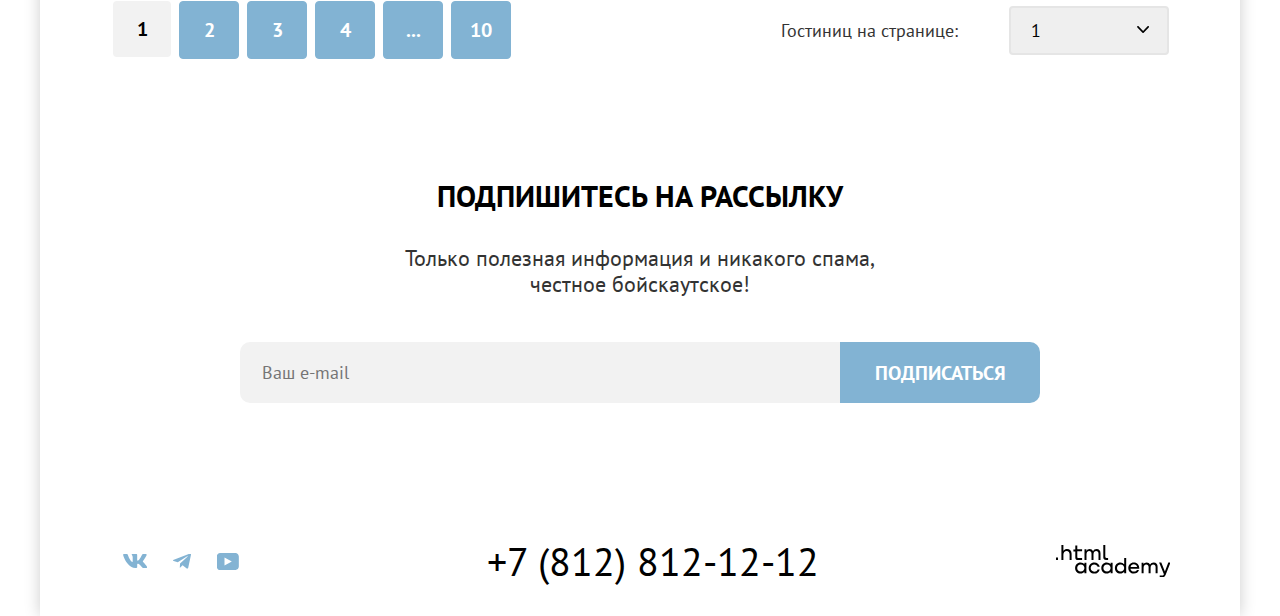
<file: catalog.html>
<!DOCTYPE html>
<html lang="ru">
  <head>
    <meta charset="utf-8">
    <title>HTML Academy: Седона</title>
    <link rel="stylesheet" href="styles/styles.css">
    <link rel="icon" href="favicon.ico">
  </head>
  <body>
    <header class="page-header">
      <nav class="navigation">
        <img src="images/logo.svg" class="logo-img" alt="Логотип." width="139" height="70">
        <ul class="navigation-list">
          <li class="navigation-item">
            <a class="navigation-link" href="index.html" >Главная</a>
          </li>
          <li class="navigation-item">
            <a class="navigation-link" href="#">О Седоне</a>
          </li>
          <li class="navigation-item active">
            <a class="navigation-link" href="#">Гостиницы</a>
          </li>
        </ul>
        <div class="header-btns">
          <button class="header-icon-btn header-search-btn" type="button">
            <span class="visually-hidden">Кнопка поиска.</span>
          </button>
          <button class="header-icon-btn header-favorite-btn" type="button">
            <span class="visually-hidden">Кнопка избранного.</span>
            <span class="favorite-amount-circle">12</span>
          </button>
         <button class="btn brown-btn want-here-btn" type="button">ХОЧУ СЮДА!</button>
        </div>
      </nav>
    </header>
    <main class="main-inner">
      <section class="catalog-products">
        <div class="catalog-filters-panel">
            <h1 class="catalog-page-title">Гостиницы Седоны</h1>
          <div class="breadcrumbs">
            <div class="bredcrumbs-hotel-icon"></div>
            > Гостиницы
          </div>
          <form class="catalog-filter" action="catalog.html">
            <fieldset class="form-fieldset">
              <legend class="catalog-filter-title">Инфраструктура:</legend>
              <ul class="filters-list">
                <li class="filters-list-item checkbox">
                  <span class="visually-hidden">Показать гостиницы с бассейном.</span>
                  <input class="filters-checkbox" type="checkbox" id="swimming-pool" name="infrastructure" value="swimmingPool">
                  <label class="filters-label" for="swimming-pool">Бассейн</label>
                </li>
                <li class="filters-list-item checkbox">
                  <span class="visually-hidden">Показать гостиницы с парковкой.</span>
                  <input class="filters-checkbox" type="checkbox" id="parking" name="infrastructure" value="parking">
                  <label class="filters-label" for="parking">Парковка</label>
                </li>
                <li class="filters-list-item checkbox">
                  <span class="visually-hidden">Показать гостиницы с наличием wi-fi.</span>
                  <input class="filters-checkbox" type="checkbox" id="wifi" name="infrastructure" value="wifi">
                  <label class="filters-label" for="wifi">Wi-Fi</label>
                </li>
              </ul>
            </fieldset>
            <fieldset class="form-fieldset">
              <legend class="catalog-filter-title">Тип Жилья:</legend>
              <ul class="filters-list">
                <li class="filters-list-item radio">
                  <span class="visually-hidden">Показать гостиницы.</span>
                  <input name="house-type" class="filters-radio" type="radio" id="hotel" checked value="hotel">
                  <label class="filters-label" for="hotel">Гостиница</label>
                </li>
                <li class="filters-list-item radio">
                  <span class="visually-hidden">Показать мотели.</span>
                  <input name="house-type" class="filters-radio" type="radio" id="motel" value="motel">
                  <label class="filters-label" for="motel">Мотель</label>
                </li>
                <li class="filters-list-item radio">
                  <span class="visually-hidden">Показать апартаменты.</span>
                  <input name="house-type" class="filters-radio" type="radio" id="apartments" value="apartments">
                  <label class="filters-label" for="apartments">Апартаменты</label>
                </li>
              </ul>
            </fieldset>
            <fieldset class="price-filter form-fieldset">
              <legend class="catalog-filter-title price">Стоимость, ₽:</legend>
                <input type="number" placeholder="от" class="price-filter-input first" name="priceFrom">
                <input type="number" placeholder="до" class="price-filter-input" name="priceTo">
                <div class="slider">
                  <div class="slider-content">
                    <div class="slider-control"></div>
                    <div class="slider-line"></div>
                    <div class="slider-control"></div>
                  </div>
                </div>
            </fieldset>
            <div class="filter-action">
              <button class="btn blue-btn filters-submit-btn" type="submit">
                <span class="visually-hidden">Применить выбранные фильтры.</span>
                Применить
              </button>
              <button class="btn btn-reset" type="reset">
                <span class="visually-hidden">Сбросить выбранные фильтры.</span>
                Сбросить
              </button>
            </div>
          </form>
        </div>
        <header class="catalog-header">
          <div class="founds-quantity">Найдено гостиниц: 38</div>
          <div class="select-wrapper">
            <select name="sort" class="select-control filter-select">
              <option value="popular">Сначала популярное</option>
              <option value="cheap" selected>Сначала дешёвое</option>
              <option value="expensive">Сначала дорогое</option>
            </select>
          </div>
          <div class="catalog-header-btns">
            <a href="#" class="catalog-header-btn">
              <span class="visually-hidden">Переключить вид каталога на табличный.</span>
              <div class="catalog-header-btn-icon catalog-header-table-view"></div>
            </a>
            <a href="#" class="catalog-header-btn">
              <span class="visually-hidden">Переключить вид каталога на слайдер.</span>
              <div class="catalog-header-btn-icon catalog-header-slideshow-view"></div>
            </a>
            <a href="#" class="catalog-header-btn">
              <span class="visually-hidden">Переключить видж каталога на списочный.</span>
              <div class="catalog-header-btn-icon catalog-header-list-view"></div>
            </a>
          </div>
        </header>
          <ul class="product-list">
            <li class="product-card">
              <h2 class="product-card-title">Amara Resort & Spa</h2>
              <img class="product-card-image"
                  src="images/hotel-1.jpg"
                  alt="Гостиница Amara Resort & Spa."
                  width="300"
                  height="211"
              >
                <span class="product-card-price-text">Гостиница</span>
                <span class="product-card-price-text">От 4000 ₽</span>
                <a class="btn brown-btn product-card-about-btn" href="#">Подробнее</a>
                <button class="btn blue-btn" type="button">
                  <span class="visually-hidden">Добавить в избранное.</span>
                  В избранное
                </button>
                <ul class="product-card-grade">
                  <li class="product-card-grade-item"></li>
                  <li class="product-card-grade-item"></li>
                  <li class="product-card-grade-item"></li>
                  <li class="product-card-grade-item"></li>
                </ul>
                <span class="product-card-favorites">РЕЙТИНГ: 8,5</span>
            </li>
            <li class="product-card">
              <h2 class="product-card-title">Villas at Poco Diablo</h2>
              <img class="product-card-image"
                  src="images/hotel-2.jpg"
                  alt="Гостиница Villas at Poco Diablo."
                  width="300"
                  height="211"
              >
                <span class="product-card-price-text product-card-hotel-type">Гостиница</span>
                <span class="product-card-price-text product-card-price">От 5000 ₽</span>
                <a class="btn brown-btn product-card-about-btn" href="#">Подробнее</a>
                <button class="btn green-btn" type="button">
                  <span class="visually-hidden">Удалить из избранного.</span>
                  В избранном
                </button>
                <ul class="product-card-grade">
                  <li class="product-card-grade-item"></li>
                  <li class="product-card-grade-item"></li>
                  <li class="product-card-grade-item"></li>
                  <li class="product-card-grade-item"></li>
                </ul>
                <span class="product-card-favorites">РЕЙТИНГ: 9,2</span>
            </li>
            <li class="product-card">
              <h2 class="product-card-title">Desert Quail Inn</h2>
              <img class="product-card-image"
                  src="images/hotel-3.jpg"
                  alt="Гостиница Desert Quail Inn."
                  width="300"
                  height="211"
              >
              <span class="product-card-price-text product-card-hotel-type">Гостиница</span>
              <span class="product-card-price-text product-card-price">От 2500 ₽</span>
              <a class="btn brown-btn product-card-about-btn" href="#">Подробнее</a>
              <button class="btn blue-btn" type="button">
                <span class="visually-hidden">Добавить в избранное.</span>
                В избранное
              </button>
              <ul class="product-card-grade">
                <li class="product-card-grade-item"></li>
                <li class="product-card-grade-item"></li>
              </ul>
              <span class="product-card-favorites">РЕЙТИНГ: 6,9</span>
            <li class="product-card">
              <h2 class="product-card-title">GreenTree Inn</h2>
              <img class="product-card-image"
                  src="images/hotel-4.jpg"
                  alt="Гостиница GreenTree Inn."
                  width="300"
                  height="211"
              >
              <span class="product-card-price-text product-card-hotel-type">Гостиница</span>
              <span class="product-card-price-text product-card-price">От 1500 ₽</span>
              <a class="btn brown-btn product-card-about-btn" href="#">Подробнее</a>
              <button class="btn blue-btn">
                <span class="visually-hidden">Добавить в избранное.</span>
                В избранное
              </button>
              <ul class="product-card-grade">
                <li class="product-card-grade-item"></li>
                <li class="product-card-grade-item"></li>
              </ul>
              <span class="product-card-favorites">РЕЙТИНГ: 5,0</span>
            </li>
          </ul>
          <div class="pagination-container">
            <ul class="pagination">
              <li class="pagination-item pagination-current-item">
                <a href="#" class="pagination-link">1</a>
              </li>
              <li class="pagination-item">
                <a href="#" class="pagination-link">2</a>
              </li>
              <li class="pagination-item">
                <a href="#" class="pagination-link">3</a>
              </li>
              <li class="pagination-item">
                <a href="#" class="pagination-link">4</a>
              </li>
              <li class="pagination-item">
                <a href="#" class="pagination-link">...</a>
              </li>
              <li class="pagination-item">
                <a href="#" class="pagination-link">10</a>
              </li>
            </ul>
            <div class="number-in-page">
              <span class="number-in-page-title">Гостиниц на странице:</span>
                <div class="select-wrapper">
                  <select name="number-in-page" class="select-control pagination-select">
                    <option value="1">1</option>
                    <option value="2">2</option>
                    <option value="3">3</option>
                    <option value="4">4</option>
                  </select>
                </div>
            </div>
          </div>
      </section>
      <section class="subscribe subscribe-inner">
        <h2 class="big-header">ПОДПИШИТЕСЬ НА РАССЫЛКУ</h2>
        <p class="subscribe-description inner">Только полезная информация и никакого спама,<br/> честное бойскаутское!</p>
        <form class="submit-form" action="subscribe.php">
          <fieldset class="submit-form-fieldset">
            <input placeholder="Ваш e-mail" class="subscribe-email-input" name="email">
            <input type="submit" class="btn blue-btn subscribe-btn" value="Подписаться">
          </fieldset>
        </form>
      </section>
    </main>
    <footer class="page-footer">
      <ul class="social-network-list">
        <li class="social-network-list-item social-network-vk">
          <a href="#">
            <span class="visually-hidden">Перейти на страницу сайта в контакте.</span>
          </a>
        </li>
        <li class="social-network-list-item social-network-telegram">
          <a href="#">
            <span class="visually-hidden">Перейти на канал в телеграме.</span>
          </a>
        </li>
        <li class="social-network-list-item social-network-youtube">
          <a href="#">
            <span class="visually-hidden">Перейти на канал в youtube.</span>
          </a>
        </li>
      </ul>
      <a class="telephone" href="tel:+78128121212">+7 (812) 812-12-12</a>
      <a href="https://htmlacademy.ru/" class="html-academy-logo">
        <span class="visually-hidden">Перейти на страницу html-academy.</span>
      </a>
    </footer>
  </body>
  </html>
</file>
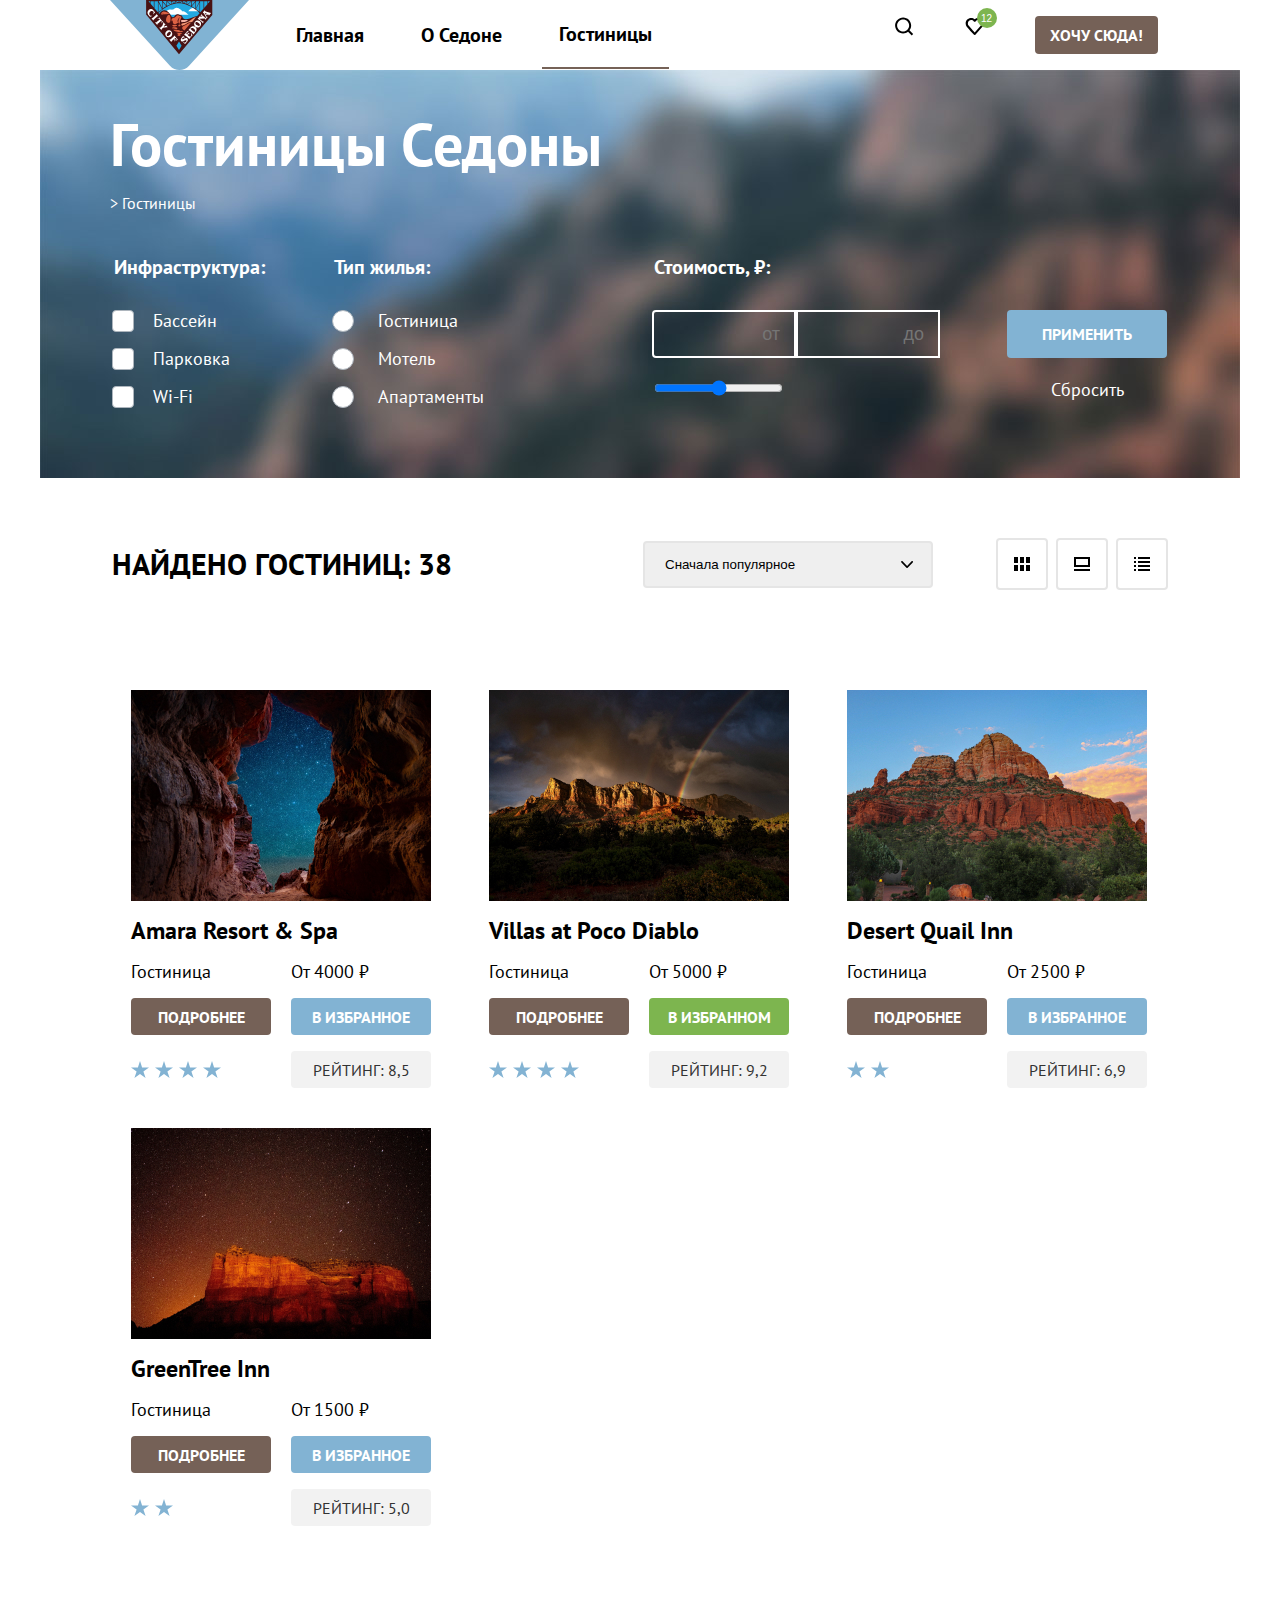
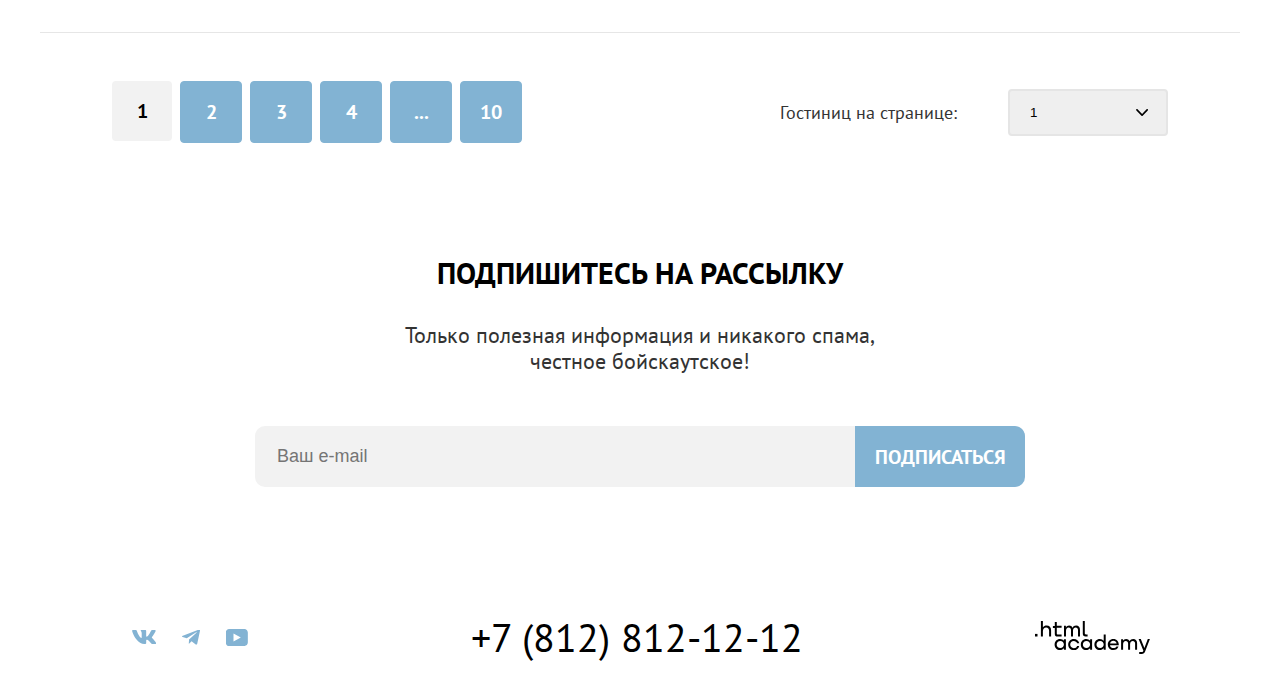
<file: 12/catalog.html>
<!DOCTYPE html>
<html lang="ru">
  <head>
    <meta charset="utf-8">
    <title>HTML Academy: Седона</title>
    <link rel="stylesheet" href="styles/styles.css">
    <link rel="icon" href="favicon.ico">
    <base href="https://htmlacademy-htmlcss.github.io/2123963-sedona-34/12/">
</head>
  <body>
    <header class="page-header">
      <nav class="navigation">
        <img src="images/logo.svg" class="logo-img" alt="Логотип" width="139" height="70">
        <ul class="navigation-list">
          <li class="navigation-item">
            <a class="navigation-link" href="index.html" >Главная</a>
          </li>
          <li class="navigation-item">
            <a class="navigation-link" href="#">О Седоне</a>
          </li>
          <li class="navigation-item active">
            <a class="navigation-link" href="#">Гостиницы</a>
          </li>
        </ul>
        <div class="header-btns">
          <button class="header-icon-btn header-search-btn">
          </button>
          <button class="header-icon-btn header-favorite-btn">
            <span class="favorite-amount-circle">12</span>
          </button>
         <button class="btn brown-btn">ХОЧУ СЮДА!</button>
        </div>
      </nav>
    </header>
    <main class="main-inner">
      <section class="catalog-products">
        <h1 class="catalog-page-title">Гостиницы Седоны</h1>
        <div class="breadcrumbs">
          <div class="bredcrumbs-hotel-icon"></div>
          > Гостиницы
        </div>
        <form class="catalog-filter">
          <fieldset class="form-fieldset">
            <legend class="catalog-filter-title">Инфраструктура:</legend>
            <ul class="filters-list">
              <li class="filters-list-item checkbox">
                <input class="filters-checkbox" type="checkbox" id="swimming-pool">
                <label class="filters-label" for="swimming-pool">Бассейн</label>
              </li>
              <li class="filters-list-item checkbox">
                <input class="filters-checkbox" type="checkbox" id="parking">
                <label class="filters-label" for="parking">Парковка</label>
              </li>
              <li class="filters-list-item checkbox">
                <input class="filters-checkbox" type="checkbox" id="wifi">
                <label class="filters-label" for="wifi">Wi-Fi</label>
              </li>
            </ul>
          </fieldset>
          <fieldset class="form-fieldset">
            <legend class="catalog-filter-title">Тип жилья:</legend>
            <ul class="filters-list">
              <li class="filters-list-item radio">
                <input name="house-type" class="filters-radio" type="radio" id="hotel">
                <label class="filters-label" for="hotel">Гостиница</label>
              </li>
              <li class="filters-list-item radio">
                <input name="house-type" class="filters-radio" type="radio" id="motel">
                <label class="filters-label" for="motel">Мотель</label>
              </li>
              <li class="filters-list-item radio">
                <input name="house-type" class="filters-radio" type="radio" id="apartments">
                <label class="filters-label" for="apartments">Апартаменты</label>
              </li>
            </ul>
          </fieldset>
          <fieldset class="price-filter form-fieldset">
            <legend class="catalog-filter-title price">Стоимость, ₽:</legend>
              <input type="number" placeholder="от" class="price-filter-input first">
              <input type="number" placeholder="до" class="price-filter-input">
              <input type="range" min="0" max="100" value="50">
          </fieldset>
          <div class="filter-action">
            <button class="btn blue-btn filters-submit-btn" type="submit">Применить</button>
            <button class="btn btn-reset">Сбросить</button>
          </div>
        </form>
        <header class="catalog-header">
          <div class="founds-quantity">Найдено гостиниц: 38</div>
          <div class="select-wrapper">
            <select name="sort" class="select-control filter-select">
              <option value="popular">Сначала популярное</option>
              <option value="cheap">Сначала дешёвое</option>
              <option value="expensive">Сначала дорогое</option>
            </select>
          </div>
          <div class="catalog-header-btns">
            <a href="#" class="catalog-header-btn">
              <div class="catalog-header-btn-icon catalog-header-table-view"></div>
            </a>
            <a href="#" class="catalog-header-btn">
              <div class="catalog-header-btn-icon catalog-header-slideshow-view"></div>
            </a>
            <a href="#" class="catalog-header-btn">
              <div class="catalog-header-btn-icon catalog-header-list-view"></div>
            </a>
          </div>
        </header>
          <ul class="product-list">
            <li class="product-card">
              <h2 class="product-card-title">Amara Resort & Spa</h2>
              <img class="product-card-image"
                  src="images/hotel-1.jpg"
                  alt="Гостиница Amara Resort & Spa"
                  width="300"
                  height="211"
              >
                <span class="product-card-price-text">Гостиница</span>
                <span class="product-card-price-text">От 4000 ₽</span>
                <a class="btn brown-btn product-card-about-btn" href="#">Подробнее</a>
                <button class="btn blue-btn">В избранное</button>
                <ul class="product-card-grade">
                  <li class="product-card-grade-item"></li>
                  <li class="product-card-grade-item"></li>
                  <li class="product-card-grade-item"></li>
                  <li class="product-card-grade-item"></li>
                </ul>
                <span class="product-card-favorites">РЕЙТИНГ: 8,5</span>
            </li>
            <li class="product-card">
              <h2 class="product-card-title">Villas at Poco Diablo</h2>
              <img class="product-card-image"
                  src="images/hotel-2.jpg"
                  alt="Гостиница Villas at Poco Diablo"
                  width="300"
                  height="211"
              >
                <span class="product-card-price-text product-card-hotel-type">Гостиница</span>
                <span class="product-card-price-text product-card-price">От 5000 ₽</span>
                <a class="btn brown-btn product-card-about-btn" href="#">Подробнее</a>
                <button class="btn green-btn">В избранном</button>
                <ul class="product-card-grade">
                  <li class="product-card-grade-item"></li>
                  <li class="product-card-grade-item"></li>
                  <li class="product-card-grade-item"></li>
                  <li class="product-card-grade-item"></li>
                </ul>
                <span class="product-card-favorites">РЕЙТИНГ: 9,2</span>
            </li>
            <li class="product-card">
              <h2 class="product-card-title">Desert Quail Inn</h2>
              <img class="product-card-image"
                  src="images/hotel-3.jpg"
                  alt="Гостиница Desert Quail Inn"
                  width="300"
                  height="211"
              >
              <span class="product-card-price-text product-card-hotel-type">Гостиница</span>
              <span class="product-card-price-text product-card-price">От 2500 ₽</span>
              <a class="btn brown-btn product-card-about-btn" href="#">Подробнее</a>
              <button class="btn blue-btn">В избранное</button>
              <ul class="product-card-grade">
                <li class="product-card-grade-item"></li>
                <li class="product-card-grade-item"></li>
              </ul>
              <span class="product-card-favorites">РЕЙТИНГ: 6,9</span>
            <li class="product-card">
              <h2 class="product-card-title">GreenTree Inn</h2>
              <img class="product-card-image"
                  src="images/hotel-4.jpg"
                  alt="Гостиница GreenTree Inn"
                  width="300"
                  height="211"
              >
              <span class="product-card-price-text product-card-hotel-type">Гостиница</span>
              <span class="product-card-price-text product-card-price">От 1500 ₽</span>
              <a class="btn brown-btn product-card-about-btn" href="#">Подробнее</a>
              <button class="btn blue-btn">В избранное</button>
              <ul class="product-card-grade">
                <li class="product-card-grade-item"></li>
                <li class="product-card-grade-item"></li>
              </ul>
              <span class="product-card-favorites">РЕЙТИНГ: 5,0</span>
            </li>
          </ul>
          <div class="pagination-container">
            <ul class="pagination">
              <li class="pagination-item pagination-current-item">
                <a href="#" class="pagination-link">1</a>
              </li>
              <li class="pagination-item">
                <a href="#" class="pagination-link">2</a>
              </li>
              <li class="pagination-item">
                <a href="#" class="pagination-link">3</a>
              </li>
              <li class="pagination-item">
                <a href="#" class="pagination-link">4</a>
              </li>
              <li class="pagination-item">
                <a href="#" class="pagination-link">...</a>
              </li>
              <li class="pagination-item">
                <a href="#" class="pagination-link">10</a>
              </li>
            </ul>
            <div class="number-in-page">
              <span class="number-in-page-title">Гостиниц на странице:</span>
                <div class="select-wrapper">
                  <select name="number-in-page" class="select-control pagination-select">
                    <option value="1">1</option>
                    <option value="2">2</option>
                    <option value="3">3</option>
                    <option value="4">4</option>
                  </select>
                </div>
            </div>
          </div>
      </section>
      <section class="subscribe subscribe-inner">
        <h1 class="visually-hidden big-header">ПОДПИШИТЕСЬ НА РАССЫЛКУ</h1>
        <p class="subscribe-description inner">Только полезная информация и никакого спама,<br/> честное бойскаутское!</p>
        <form class="submit-form">
          <fieldset class="submit-form-fieldset">
            <input placeholder="Ваш e-mail" class="subscribe-email-input"/>
            <input type="submit" class="btn blue-btn subscribe-btn" value="Подписаться">
          </fieldset>
        </form>
      </section>
    </main>
    <footer class="page-footer">
      <ul class="social-network-list">
        <li class="social-network-list-item social-network-vk"></li>
        <li class="social-network-list-item social-network-telegram"></li>
        <li class="social-network-list-item social-network-youtube"></li>
      </ul>
      <a class="telephone" href="tel:+78128121212">+7 (812) 812-12-12</a>
      <a href="https://htmlacademy.ru/" class="html-academy-logo"></a>
    </footer>
  </body>
  </html>
</file>
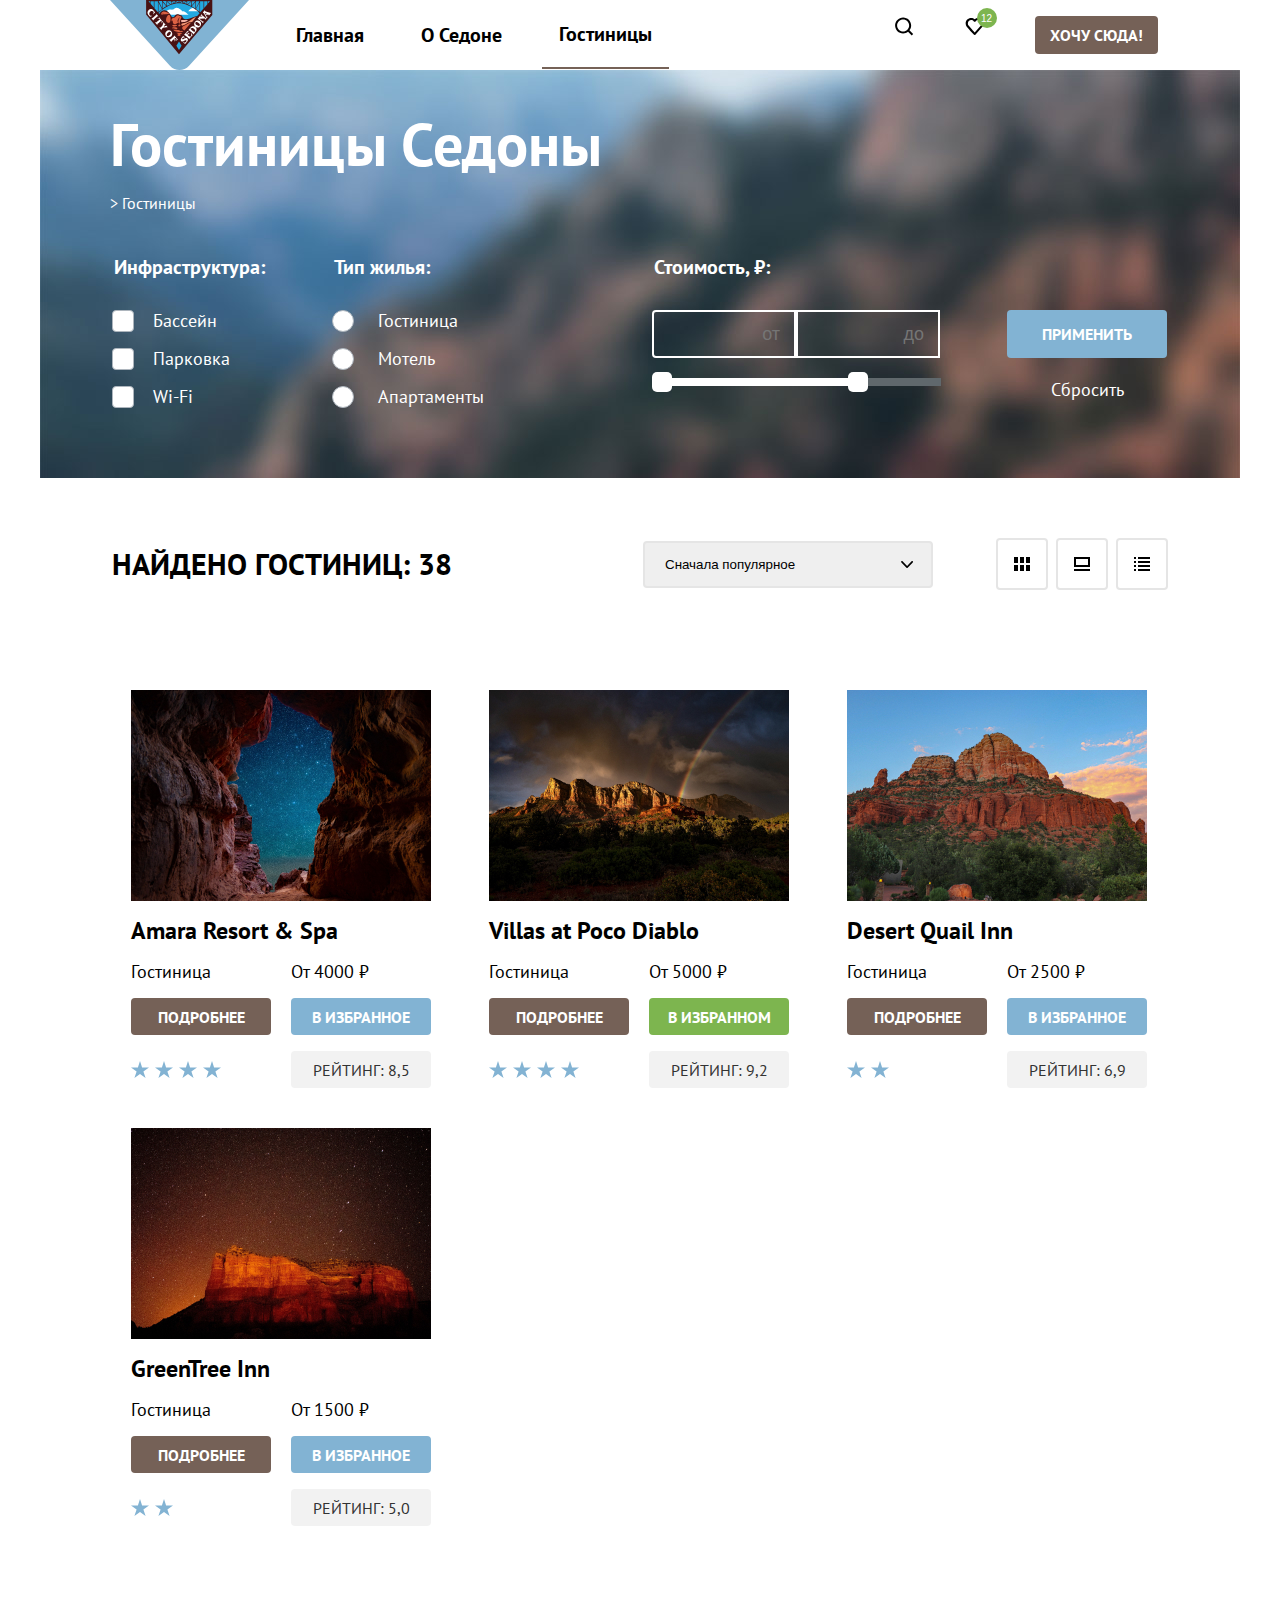
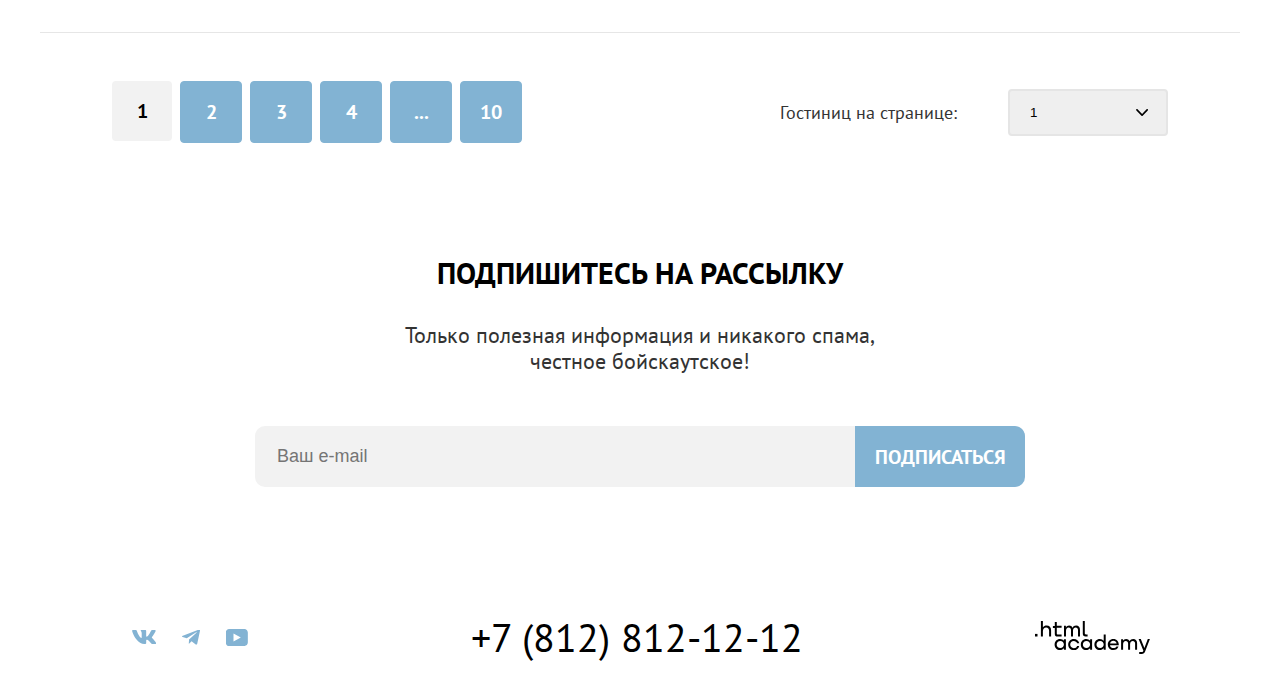
<file: 13/catalog.html>
<!DOCTYPE html>
<html lang="ru">
  <head>
    <meta charset="utf-8">
    <title>HTML Academy: Седона</title>
    <link rel="stylesheet" href="styles/styles.css">
    <link rel="icon" href="favicon.ico">
    <base href="https://htmlacademy-htmlcss.github.io/2123963-sedona-34/13/">
</head>
  <body>
    <header class="page-header">
      <nav class="navigation">
        <img src="images/logo.svg" class="logo-img" alt="Логотип" width="139" height="70">
        <ul class="navigation-list">
          <li class="navigation-item">
            <a class="navigation-link" href="index.html" >Главная</a>
          </li>
          <li class="navigation-item">
            <a class="navigation-link" href="#">О Седоне</a>
          </li>
          <li class="navigation-item active">
            <a class="navigation-link" href="#">Гостиницы</a>
          </li>
        </ul>
        <div class="header-btns">
          <button class="header-icon-btn header-search-btn">
          </button>
          <button class="header-icon-btn header-favorite-btn">
            <span class="favorite-amount-circle">12</span>
          </button>
         <button class="btn brown-btn">ХОЧУ СЮДА!</button>
        </div>
      </nav>
    </header>
    <main class="main-inner">
      <section class="catalog-products">
        <h1 class="catalog-page-title">Гостиницы Седоны</h1>
        <div class="breadcrumbs">
          <div class="bredcrumbs-hotel-icon"></div>
          > Гостиницы
        </div>
        <form class="catalog-filter">
          <fieldset class="form-fieldset">
            <legend class="catalog-filter-title">Инфраструктура:</legend>
            <ul class="filters-list">
              <li class="filters-list-item checkbox">
                <input class="filters-checkbox" type="checkbox" id="swimming-pool">
                <label class="filters-label" for="swimming-pool">Бассейн</label>
              </li>
              <li class="filters-list-item checkbox">
                <input class="filters-checkbox" type="checkbox" id="parking">
                <label class="filters-label" for="parking">Парковка</label>
              </li>
              <li class="filters-list-item checkbox">
                <input class="filters-checkbox" type="checkbox" id="wifi">
                <label class="filters-label" for="wifi">Wi-Fi</label>
              </li>
            </ul>
          </fieldset>
          <fieldset class="form-fieldset">
            <legend class="catalog-filter-title">Тип жилья:</legend>
            <ul class="filters-list">
              <li class="filters-list-item radio">
                <input name="house-type" class="filters-radio" type="radio" id="hotel">
                <label class="filters-label" for="hotel">Гостиница</label>
              </li>
              <li class="filters-list-item radio">
                <input name="house-type" class="filters-radio" type="radio" id="motel">
                <label class="filters-label" for="motel">Мотель</label>
              </li>
              <li class="filters-list-item radio">
                <input name="house-type" class="filters-radio" type="radio" id="apartments">
                <label class="filters-label" for="apartments">Апартаменты</label>
              </li>
            </ul>
          </fieldset>
          <fieldset class="price-filter form-fieldset">
            <legend class="catalog-filter-title price">Стоимость, ₽:</legend>
              <input type="number" placeholder="от" class="price-filter-input first">
              <input type="number" placeholder="до" class="price-filter-input">
              <div class="slider">
                <div class="slider-content">
                  <div class="slider-control"></div>
                  <div class="slider-line"></div>
                  <div class="slider-control"></div>
                </div>
              </div>
          </fieldset>
          <div class="filter-action">
            <button class="btn blue-btn filters-submit-btn" type="submit">Применить</button>
            <button class="btn btn-reset">Сбросить</button>
          </div>
        </form>
        <header class="catalog-header">
          <div class="founds-quantity">Найдено гостиниц: 38</div>
          <div class="select-wrapper">
            <select name="sort" class="select-control filter-select">
              <option value="popular">Сначала популярное</option>
              <option value="cheap">Сначала дешёвое</option>
              <option value="expensive">Сначала дорогое</option>
            </select>
          </div>
          <div class="catalog-header-btns">
            <a href="#" class="catalog-header-btn">
              <div class="catalog-header-btn-icon catalog-header-table-view"></div>
            </a>
            <a href="#" class="catalog-header-btn">
              <div class="catalog-header-btn-icon catalog-header-slideshow-view"></div>
            </a>
            <a href="#" class="catalog-header-btn">
              <div class="catalog-header-btn-icon catalog-header-list-view"></div>
            </a>
          </div>
        </header>
          <ul class="product-list">
            <li class="product-card">
              <h2 class="product-card-title">Amara Resort & Spa</h2>
              <img class="product-card-image"
                  src="images/hotel-1.jpg"
                  alt="Гостиница Amara Resort & Spa"
                  width="300"
                  height="211"
              >
                <span class="product-card-price-text">Гостиница</span>
                <span class="product-card-price-text">От 4000 ₽</span>
                <a class="btn brown-btn product-card-about-btn" href="#">Подробнее</a>
                <button class="btn blue-btn">В избранное</button>
                <ul class="product-card-grade">
                  <li class="product-card-grade-item"></li>
                  <li class="product-card-grade-item"></li>
                  <li class="product-card-grade-item"></li>
                  <li class="product-card-grade-item"></li>
                </ul>
                <span class="product-card-favorites">РЕЙТИНГ: 8,5</span>
            </li>
            <li class="product-card">
              <h2 class="product-card-title">Villas at Poco Diablo</h2>
              <img class="product-card-image"
                  src="images/hotel-2.jpg"
                  alt="Гостиница Villas at Poco Diablo"
                  width="300"
                  height="211"
              >
                <span class="product-card-price-text product-card-hotel-type">Гостиница</span>
                <span class="product-card-price-text product-card-price">От 5000 ₽</span>
                <a class="btn brown-btn product-card-about-btn" href="#">Подробнее</a>
                <button class="btn green-btn">В избранном</button>
                <ul class="product-card-grade">
                  <li class="product-card-grade-item"></li>
                  <li class="product-card-grade-item"></li>
                  <li class="product-card-grade-item"></li>
                  <li class="product-card-grade-item"></li>
                </ul>
                <span class="product-card-favorites">РЕЙТИНГ: 9,2</span>
            </li>
            <li class="product-card">
              <h2 class="product-card-title">Desert Quail Inn</h2>
              <img class="product-card-image"
                  src="images/hotel-3.jpg"
                  alt="Гостиница Desert Quail Inn"
                  width="300"
                  height="211"
              >
              <span class="product-card-price-text product-card-hotel-type">Гостиница</span>
              <span class="product-card-price-text product-card-price">От 2500 ₽</span>
              <a class="btn brown-btn product-card-about-btn" href="#">Подробнее</a>
              <button class="btn blue-btn">В избранное</button>
              <ul class="product-card-grade">
                <li class="product-card-grade-item"></li>
                <li class="product-card-grade-item"></li>
              </ul>
              <span class="product-card-favorites">РЕЙТИНГ: 6,9</span>
            <li class="product-card">
              <h2 class="product-card-title">GreenTree Inn</h2>
              <img class="product-card-image"
                  src="images/hotel-4.jpg"
                  alt="Гостиница GreenTree Inn"
                  width="300"
                  height="211"
              >
              <span class="product-card-price-text product-card-hotel-type">Гостиница</span>
              <span class="product-card-price-text product-card-price">От 1500 ₽</span>
              <a class="btn brown-btn product-card-about-btn" href="#">Подробнее</a>
              <button class="btn blue-btn">В избранное</button>
              <ul class="product-card-grade">
                <li class="product-card-grade-item"></li>
                <li class="product-card-grade-item"></li>
              </ul>
              <span class="product-card-favorites">РЕЙТИНГ: 5,0</span>
            </li>
          </ul>
          <div class="pagination-container">
            <ul class="pagination">
              <li class="pagination-item pagination-current-item">
                <a href="#" class="pagination-link">1</a>
              </li>
              <li class="pagination-item">
                <a href="#" class="pagination-link">2</a>
              </li>
              <li class="pagination-item">
                <a href="#" class="pagination-link">3</a>
              </li>
              <li class="pagination-item">
                <a href="#" class="pagination-link">4</a>
              </li>
              <li class="pagination-item">
                <a href="#" class="pagination-link">...</a>
              </li>
              <li class="pagination-item">
                <a href="#" class="pagination-link">10</a>
              </li>
            </ul>
            <div class="number-in-page">
              <span class="number-in-page-title">Гостиниц на странице:</span>
                <div class="select-wrapper">
                  <select name="number-in-page" class="select-control pagination-select">
                    <option value="1">1</option>
                    <option value="2">2</option>
                    <option value="3">3</option>
                    <option value="4">4</option>
                  </select>
                </div>
            </div>
          </div>
      </section>
      <section class="subscribe subscribe-inner">
        <h1 class="visually-hidden big-header">ПОДПИШИТЕСЬ НА РАССЫЛКУ</h1>
        <p class="subscribe-description inner">Только полезная информация и никакого спама,<br/> честное бойскаутское!</p>
        <form class="submit-form">
          <fieldset class="submit-form-fieldset">
            <input placeholder="Ваш e-mail" class="subscribe-email-input"/>
            <input type="submit" class="btn blue-btn subscribe-btn" value="Подписаться">
          </fieldset>
        </form>
      </section>
    </main>
    <footer class="page-footer">
      <ul class="social-network-list">
        <li class="social-network-list-item social-network-vk"></li>
        <li class="social-network-list-item social-network-telegram"></li>
        <li class="social-network-list-item social-network-youtube"></li>
      </ul>
      <a class="telephone" href="tel:+78128121212">+7 (812) 812-12-12</a>
      <a href="https://htmlacademy.ru/" class="html-academy-logo"></a>
    </footer>
  </body>
  </html>
</file>
<file: styles/styles.css>
@font-face {
    font-family: "PT Sans";
    font-style: normal;
    font-weight: 400;
    src: url("../fonts/ptsans-400.woff2") format("woff2");
    font-display: swap;
}

@font-face {
    font-family: "PT Sans";
    font-style: normal;
    font-weight: 700;
    src: url("../fonts/ptsans-700.woff2") format("woff2");
    font-display: swap;
}

html {
    height: 100%;
}

.main-container {
    flex-grow: 1;
}

body {
    margin: auto;
    font-family: "PT Sans", sans-serif;
    font-size: 18px;
    line-height: 21px;
    font-style: normal;
    display: flex;
    flex-direction: column;
    min-height: 100%;
    max-width: 1200px;
    min-width: 1200px;
    box-shadow: 0 0 15px rgba(0, 0, 0, 0.2);
}

.navigation-link {
    font-family: 'PT Sans', sans-serif;
    font-style: normal;
    font-weight: 700;
    font-size: 20px;
    line-height: 26px;
    text-transform: capitalize;
    text-decoration: none;
    color: #000000;
}

.navigation-item.active {
    border-bottom: 2px solid #756257;
}

.navigation-item {
    padding: 20px 17px 17px 17px;
}

.navigation-link:visited {
    color: #000000;
}

.navigation-link:active {
    color: #000000;
}

.btn {
    font-family: "PT Sans", sans-serif;
    font-weight: 700;
    font-size: 16px;
    line-height: 20px;
    color: #FFFFFF;
    border-radius: 4px;
    border: none;
    cursor: pointer;
    text-transform: uppercase;
    padding: 9px 15px 9px 15px;
}

.btn[disabled] {
    background: #E5E5E5;
}

.btn:active {
    color: rgba(255, 255, 255, 0.3);
}

.brown-btn {
    background: #756157;
}

.brown-btn:focus, .brown-btn:hover {
    background: #615048;
}

.blue-btn {
    background: #82B3D3;
}

.blue-btn:hover, .blue-btn:focus {
    background: #68A2CA;
}

.green-btn {
    background: #7DB54F;
}

.green-btn:hover, .green-btn:focus {
    background: #6C9E42;
}

.btn-reset {
    font-weight: 400;
    font-size: 16px;
    line-height: 20px;
    background: none;
    text-transform: none;
    width: 100px;
    padding: 4px 0 4px 0;
    align-self: center;
}

.btn.btn-reset:hover {
    opacity: 0.6;
}

.btn.btn-reset:focus {
    border: 3px solid #83B3D3;
}

.btn.btn-reset:active {
    opacity: 0.3;
}

.search-hotels-btn {
  padding-top: 12px;
  padding-bottom: 12px;
  width: 574px;
  font-size: 20px;
  line-height: 36px;
}

.header-icon-btn {
    width: 20px;
    height: 20px;
    background-color: none;
    border: none;
    cursor: pointer;
    position: relative;
}

.header-search-btn {
    background: url('../images/search.svg') no-repeat center;
}

.header-favorite-btn {
    background: url('../images/favorite.svg') no-repeat center;
}

.favorite-amount-circle {
    width: 20px;
    height: 20px;
    background: #7DB54F;
    border-radius: 50%;
    position: absolute;
    text-align: center;
    top: -8px;
    left: 12px;
    color: white;
    font-weight: 400;
    font-size: 10px;
    line-height: 13px;
    display: flex;
    align-items: center;
    justify-content: center;
}

.big-header {
    font-family: 'PT Sans', sans-serif;
    font-style: normal;
    font-weight: 700;
    font-size: 30px;
    line-height: 36px;
    margin-top: 0;
    margin-bottom: 31px;
    text-align: center;
}

.big-header.interested {
  margin-bottom: 30px;
}

.foreword {
    display: flex;
    flex-direction: column;
    justify-content: center;
    align-items: center;
    margin-bottom: 90px;
}

.foreword-description {
    font-style: normal;
    font-weight: 400;
    font-size: 22px;
    line-height: 26px;
    margin: 0;
}

.white-text {
    color: #FFFFFF;
}

.hotel-search {
    text-align: center;
    margin-bottom: 90px;
    display: flex;
    flex-direction: column;
    align-items: center;
}

.hotel-search-description {
    font-weight: 400;
    font-size: 22px;
    line-height: 26px;
    margin: 0;
    margin-bottom: 56px;
    width: 592px;
    text-align: left;
    text-indent: 102px;
}

.search-btn {
    background: #756157;
}

.subscribe-title {
    font-weight: 700;
    font-size: 30px;
    line-height: 36px;
    text-transform: uppercase;
    margin: 0 0 29px 0;
    color: #FFFFFF;
}

.subscribe-description {
    font-weight: 400;
    font-size: 22px;
    line-height: 26px;
    color: white;
    margin-top: 0;
    margin-bottom: 45px;
}

.subscribe-description.inner {
    color: #333333;
}

.subscribe-btn {
    font-weight: 700;
    font-size: 20px;
    line-height: 36px;
    color: white;
    background: #82B3D3;
    border-radius: 0 10px 10px 0;
    width: 200px;
    height: 61px;
    padding-top: 12px;
    padding-bottom: 12px;
}

.subscribe-email-input {
  width: 556px;
  padding: 20px 22px;
  border-radius: 10px 0 0 10px;
  border: none;
  font-size: 18px;
  line-height: 21px;
  font-family: 'PT Sans', sans-serif;
  font-weight: 400;
}

.subscribe-inner .subscribe-email-input {
  background: #F2F2F2;
}

.telephone {
    font-weight: 400;
    font-size: 40px;
    line-height: 40px;
    text-decoration: none;
    color: #000000;
}

.telephone:focus, .telephone:hover {
    color: #756157;
}

.telephone:active {
    color: rgba(117, 97, 87, 0.3);
}

.advantages-city {
    display: flex;
}

.advantages-city-definition, .advantages-devils-bridge-definition {
    background: #82B3D3;
    width: 400px;
    padding: 92px 85px;
    text-align: center;
}

.image-city, .image-devils-bridge {
    display: block;
}

.advantages-list {
    display: flex;
    list-style: none;
    padding: 0;
    margin: 0;
}

.advantages-list-item {
    padding: 0 85px;
    text-align: center;
    display: flex;
    flex-direction: column;
    justify-content: center;
    height: 384px;
}

.advantages-header:before {
    display: block;
    margin: auto;
    margin-bottom: 30px;
}

.advantages-list-item.housing .advantages-header:before {
    content: url('../images/house.svg');
    width: 75px;
    height: 72px;
}

.advantages-list-item.food .advantages-header:before {
    content: url('../images/food.svg');
    width: 74px;
    height: 70px;
}

.advantages-list-item.souvenir .advantages-header:before {
    content: url('../images/souvenir.svg');
    width: 64px;
    height: 76px;
}

.advantages-header {
    font-weight: 700;
    font-size: 24px;
    line-height: 28px;
    margin-top: 0;
    min-height: 56px;
    margin-bottom: 30px;
}

.advantages-number {
    margin-top: 0;
    margin-bottom: 30px;
}

.advantages-description {
    width: 230px;
    margin: 0;
}

.advantages-list-item:nth-child(2n+1) {
    background: #F0F6F9;
}

.advantages-list-item.beautiful-road {
    background: #E6F0F6;
}

.intangible-advantages {
    margin-bottom: 91px;
}

.advantages-devils-bridge {
    display: flex;
}

.main-header-section {
    background-color: #D6E4ED;
    background-image: url("../images/index-background.jpg");
    background-repeat: no-repeat;
    background-size: 100%;
    width: 100%;
    height: 434px;
    margin-bottom: 63px;
    text-align: center;
    padding-top: 51px;
}

.welcome-img {
    margin-bottom: 21px;
}

.subscribe {
    background-color: #90ACBA;
    background: url("../images/subscribe-background.jpg");
    background-repeat: no-repeat;
    background-size: 100%;
    width: 100%;
    height: 317px;
    text-align: center;
    padding-top: 95px;
}

.subscribe-inner {
    background: none;
}

.navigation-list {
    display: flex;
    align-items: center;
    list-style: none;
    padding: 0;
    flex-wrap: wrap;
    margin: 0;
    margin-left: 169px;
}

.header-btns {
    display: flex;
    width: 253px;
    justify-content: space-between;
    align-items: center;
    margin-left: auto;
}

.want-here-btn {
  width: 160px;
}

.breadcrumbs {
    font-weight: 400;
    font-size: 16px;
    line-height: 21px;
    margin-top: 0;
    margin-bottom: 40px;
    padding-left: 70px;
    color: #FFFFFF;
}

.navigation {
    display: flex;
    align-items: center;
    padding: 0 70px;
}

.logo-img {
    margin-right: 30px;
    z-index: 1000;
    position: absolute;
    top: 0;
}

.page-footer {
    display: flex;
    align-items: center;
    padding: 0 70px 0 72px;
    margin-top: 46px;
    margin-bottom: 35px;
}

.social-network-list {
    display: flex;
    align-items: center;
    justify-content: space-between;
    margin: 0;
    list-style: none;
    padding: 11px;
    flex-wrap: wrap;
    margin-right: 237px;
}

.social-network-list-item {
    cursor: pointer;
}

.social-network-list-item a {
  display: block;
  width: 100%;
  height: 100%;
}

.social-network-list-item:not(:last-child) {
    margin-right: 26px;
}

.social-network-vk {
    background: url(../images/vk.svg) no-repeat center;
    width: 24px;
    height: 14px;
}

.social-network-vk:focus, .social-network-vk:hover {
    background-image: url(../images/vk-focus.svg);
}

.social-network-vk:active {
    background-image: url(../images/vk-active.svg);
}

.social-network-telegram {
    background: url(../images/telegram.svg) no-repeat center;
    width: 18px;
    height: 15px;
}

.social-network-telegram:focus, .social-network-telegram:hover {
    background-image: url(../images/telegram-focus.svg);
}

.social-network-telegram:active {
    background-image: url(../images/telegram-active.svg);
}

.social-network-youtube {
    background: url(../images/youtube.svg) no-repeat center;
    width: 22px;
    height: 17px;
}

.social-network-youtube:focus, .social-network-youtube:hover {
    background-image: url(../images/youtube-focus.svg);
}

.social-network-youtube:active {
    background-image: url(../images/youtube-active.svg);
}

.html-academy-logo {
    background: url('../images/html-academy.svg') no-repeat center;
    width: 114px;
    height: 32px;
    cursor: pointer;
    margin-left: auto;
}

.html-academy-logo:focus, .html-academy-logo:hover {
    background-image: url('../images/html-academy-focus.svg');
}

.html-academy-logo:active {
    background-image: url('../images/html-academy-active.svg');
}

.catalog-filters-panel {
  background-color: #756766;
  background: url("../images/catalog-background.png");
  background-repeat: no-repeat;
  background-size: 100%;
  height: 403px;
  margin-bottom: 55px;
}

.catalog-page-title {
    font-weight: 700;
    font-size: 60px;
    line-height: 78px;
    color: #FFFFFF;
    margin-top: 0;
    margin-bottom: 10px;
    padding: 35px 0 0 70px;
}

.catalog-filter-title.price {
  margin-bottom: 34px;
}

.catalog-filter {
    padding: 0 68px;
    display: grid;
    grid-template-columns: 220px 322px 358px 160px;
    grid-template-rows: 60px 100px;
}

.form-fieldset {
    border: none;
    padding: 0;
}

.filters-list {
    list-style: none;
    padding: 0;
    margin: 0;
}

.catalog-filter-title {
    font-weight: 700;
    font-size: 20px;
    line-height: 26px;
    color: #FFFFFF;
    margin-bottom: 30px;
}

.filters-left {
    display: flex;
    justify-content: space-between;
    width: 366px;
    margin-right: 175px;
}

.filters-right {
    width: 518px;
}

.filters-right-fields {
    display: flex;
    justify-content: space-between;
}

.filters-label {
    font-weight: 400;
    color: #FFFFFF;
}

.filters-checkbox, .filters-radio {
    position: absolute;
    z-index: -1;
    opacity: 0;
}

.filters-list-item.checkbox {
    display: flex;
    align-items: center;
    user-select: none;
}

.filters-list-item.checkbox label, .filters-list-item.radio label {
    display: flex;
}

.filters-list-item.checkbox label::before {
    content: '';
    display: inline-block;
    width: 20px;
    height: 20px;
    flex-shrink: 0;
    flex-grow: 0;
    border: 1px solid #adb5bd;
    border-radius: 4px;
    margin-right: 18px;
    background-repeat: no-repeat;
    background-position: center center;
    background-size: 50% 50%;
    cursor: pointer;
    background: #FFFFFF;
}

.filters-checkbox:checked+label::before {
  background-image: url('../images/checkbox-mark.svg');
  background-repeat: no-repeat;
  background-position: center;
}

.filters-radio:checked+label::before {
  background-image: url('../images/radio-checked.svg');
  background-repeat: no-repeat;
  background-position: center;
  background-size: 10px 10px;
}

.filters-checkbox:hover:not(:disabled)+label::before {
    background-color: rgba(255, 255, 255, 0.6);
}

.filters-list-item.checkbox .filters-checkbox:focus:not(:checked)+label::before {
    background-color: rgba(255, 255, 255, 0.6);
    border: 3px solid #83B3D3;
    width: 16px;
    height: 16px;
}

.filters-list-item.checkbox:active label::before {
    background: rgba(255, 255, 255, 0.3);
}

.filters-checkbox:disabled+label::before{
  background-color: rgba(255, 255, 255, 0.3);
}

.filters-list-item.radio label::before {
    content: '';
    display: inline-block;
    width: 20px;
    height: 20px;
    flex-shrink: 0;
    flex-grow: 0;
    border: 1px solid #adb5bd;
    border-radius: 50%;
    margin-right: 18px;
    background-repeat: no-repeat;
    background-position: center center;
    background-size: 50% 50%;
    cursor: pointer;
    background-color: #FFFFFF;
}

.filters-list-item.radio .filters-radio:focus+label::before {
    border: 3px solid #83B3D3;
    width: 16px;
    height: 16px;
}

.filters-radio:disabled+label::before{
  background-color: rgba(255, 255, 255, 0.3);
}

.filters-list-item:not(:last-child) {
    display: flex;
    align-items: center;
    margin-bottom: 14px;
}

.filters-submit-btn {
  height: 48px;
  margin-bottom: 16px;
}

.price-filter {
    grid-column: 3 / 4;
    grid-row-start: 1;
    margin-bottom: 20px;
    display: flex;
    flex-wrap: wrap;
}

.price-filter-input {
    width: 107px;
    margin-bottom: 28px;
    background: none;
    padding: 14px 14px 13px 19px;
    border: 2px solid #FFFFFF;
    outline: none;
    color: #FFFFFF;
    font-weight: 400;
    font-size: 18px;
    height: 17px;
}

.price-filter-input:hover {
    border: 2px solid #FFFFFF;
}

.price-filter-input:focus {
    border: 2px solid #FFFFFF;
    box-shadow: 0 0 0 3px #81B3D2;
}

.price-filter-input:active {
    background: #756257;
}

.price-filter-input.first {
    border-top-left-radius: 4px;
    border-bottom-left-radius: 4px;
}

.price-filter-input:last-child {
    border-left: none;
    border-top-right-radius: 4px;
    border-bottom-right-radius: 4px;
}

.price-filter-input::-webkit-input-placeholder {
    text-align: right;
}

.slider {
    border: 2px solid #60686C;
    width: 281px;
    position: relative;
}

.slider-content {
    position: absolute;
    left: -4px;
    top: -10px;
    width: 238px;
    z-index: 1000;
    display: flex;
    justify-content: space-between;
    align-items: center;
}

.slider-control {
    background: #FFFFFF;
    border-radius: 5px;
    width: 20px;
    height: 20px;
    cursor: pointer;
}

.slider-control:hover{
  box-shadow: 0 4px 10px rgba(0, 0, 0, 0.25);
}

.slider-control:hover{
  box-shadow: 0 4px 10px rgba(0, 0, 0, 0.25);
}

.slider-control:focus{
  outline: 3px solid #83B3D3;
  box-shadow: 0 4px 10px rgba(0, 0, 0, 0.25);
}

.slider-control:active {
  outline: 2px solid #83B3D3;
  box-shadow: 0 7px 15px rgba(0, 0, 0, 0.4);
}

.slider-line {
    border: 2px solid #FFFFFF;
    align-self: center;
    width: 195px;
}

input[type="number"]::-webkit-outer-spin-button,
input[type="number"]::-webkit-inner-spin-button {
  -webkit-appearance: none;
  margin: 0;
}

.filter-action {
    display: flex;
    flex-direction: column;
    grid-column: 4 / 5;
    grid-row: 2 / -1;
}

.product-card-favorites {
    font-weight: 400;
    font-size: 16px;
    line-height: 20px;
    color: #333333;
    display: flex;
    align-items: center;
    justify-content: center;
    background: #F2F2F2;
    border-radius: 4px;
}

.number-in-page {
  display: flex;
  align-items: center;
}

.number-in-page-title {
    color: #333333;
    font-weight: 400;
    margin-right: 51px;
}

.pagination-select {
  width: 160px;
}

.founds-quantity  {
    font-weight: 700;
    font-size: 30px;
    line-height: 36px;
    text-transform: uppercase;
    margin-right: 191px;
}

.catalog-header {
    display: flex;
    margin-bottom: 56px;
    padding: 0 72px;
    align-items: center;
}

.catalog-header-btns  {
    display: flex;
    margin-left: auto;
}

.catalog-header-btn {
    padding: 15px 14px;
    border: 2px solid #E5E5E5;
    border-radius: 4px;
    display: block;
}

.catalog-header-btn:hover, .catalog-header-btn:active {
    border-color: #000000;
}

.catalog-header-btn:focus {
    border-color: #68A2CA;
}

.catalog-header-btn-icon {
    background-repeat: no-repeat;
    background-position: center;
    width: 16px;
    height: 14px;
}

.catalog-header-btn:not(:last-child) {
    margin-right: 8px;
}

.catalog-header-btn-icon.catalog-header-table-view {
    background-image: url('../images/icon-table.svg');
}

.catalog-header-btn-icon.catalog-header-list-view {
    background-image: url('../images/icon-list.svg');
}

.catalog-header-btn-icon.catalog-header-slideshow-view {
    background-image: url('../images/icon-slideshow.svg');
}

.product-list {
    list-style: none;
    display: grid;
    grid-template-columns: repeat(3, 340px);
    gap: 40px 18px;
    margin: 0;
    padding: 20px 91px 86px 93px;
    border-bottom: 1px solid #E6E6E6;
    margin-bottom: 30px;
}

.product-card {
    display: grid;
    grid-template-rows: 211px 28px 21px 37px 37px;
    grid-template-columns: repeat(2, 140px);
    gap: 16px 20px;
}

.product-card-title {
    margin: 0;
    grid-row: 2 / 3;
    grid-column: 1 / -1;
    font-weight: 700;
    font-size: 24px;
    line-height: 28px;
}

.product-card-image {
    max-width: 100%;
    object-fit: contain;
    grid-row: 1 / 2;
    grid-column: 1 / -1;
}

.product-card:nth-child(3n) {
    margin-right: 0;
}

.product-card-price {
    grid-column: 2 / 3;
}

.product-card-grade {
    display: flex;
    list-style: none;
    margin-right: 6px;
    padding: 0;
    align-self: center;
}

.product-card-grade-item {
  background: url('../images/icon-star.svg') no-repeat center;
  width: 18px;
  height: 17px;
}

.product-card-grade-item:not(:last-child) {
  margin-right: 6px;
}

.product-card-about-btn {
  text-decoration: none;
  text-align: center;
}

.pagination-item {
    width: 58px;
    height: 56px;
    border: 1px solid #82B3D3;
    border-radius: 4px;
    background: #82B3D3;
}

.pagination-item:not(:last-child) {
    margin-right: 8px;
}

.pagination-item:hover, .pagination-item:focus {
    background: #68A2CA;
}

.pagination-container {
    display: flex;
    padding: 0 71px 0 73px;
    justify-content: space-between;
    align-items: center;
    margin-bottom: 24px;
}

.pagination {
    display: flex;
    list-style: none;
    padding-inline-start: 0;
    margin: 0;
}

.pagination-link {
    display: flex;
    font-weight: 700;
    font-size: 20px;
    line-height: 36px;
    color: #FFFFFF;
    text-decoration: none;
    width: 100%;
    height: 100%;
    justify-content: center;
    align-items: center;
}

.pagination-link:active {
    color: rgba(255, 255, 255, 0.3);
}

.pagination-current-item {
    background: #F2F2F2;
    border: none;
}

.pagination-current-item .pagination-link {
    color: #000000;
}

.select-control {
  -webkit-appearance: none;
  -moz-appearance: none;
  appearance: none;
  padding: 12px 20px;
  border: 2px solid #E5E5E5;
  border-radius: 4px;
  cursor: pointer;
  font-family: "PT Sans", sans-serif;
  font-size: 18px;
  line-height: 21px;
}

.filter-select {
  width: 290px;
}

.select-wrapper {
  position: relative;
}

.select-wrapper::after {
  content: url('../images/select-arrow.svg');
  font-size: 1rem;
  top: 12px;
  right: 20px;
  position: absolute;
}

.select-control:hover, .select-control:focus {
  border: 2px solid #68A2CA;
}

.select-control:active {
  border: 2px solid #3F5E72;
}

.select-control[disabled] {
  border: 2px solid rgba(0, 0, 0, 0.3);
  color: rgba(0, 0, 0, 0.3);
}

.submit-form-fieldset {
  border: none;
  display: flex;
  justify-content: center;
  padding: 0;
}

.modal-container {
  position: fixed;
  top: 0;
  left: 0;
  width: 100%;
  height: 100%;
  background: rgba(242, 242, 242, 0.8);
  display: none;
}

.modal {
  position: relative;
  margin: auto;
  padding: 54px 70px 70px 70px;
  background-color: #ffffff;
  box-shadow: 0 25px 50px rgba(0, 0, 0, 0.15);
  border-radius: 30px;
  width: 575px;
}

.modal-header {
    display: flex;
    justify-content: space-between;
    align-items: center;
    margin-bottom: 54px;
}

.modal-close-btn {
    border: none;
    border-radius: 50%;
    background-color: #F2F2F2;
    background-image: url('../images/close-icon.svg');
    background-repeat: no-repeat;
    background-position: center;
    width: 53px;
    height: 53px;
    cursor: pointer;
}

.modal-close-btn:hover, .modal-close-btn:focus, .modal-close-btn:active {
  background-color: #E6E6E6;
}

.modal-close-btn:focus {
  border: 3px solid #83B3D3;
}

.modal-close-btn:active {
  background-image: url('../images/close-icon-active.svg');
  background-repeat: no-repeat;
  background-position: center;
}

.modal-title {
  font-weight: 700;
  font-size: 30px;
  line-height: 36px;
  text-transform: uppercase;
  color: #000000;
  margin: 0;
}

.search-form-input-container {
  margin-bottom: 11px;
  display: flex;
  justify-content: space-between;
  align-items: baseline;
}

.search-form-label {
  font-weight: 700;
  font-size: 20px;
  line-height: 26px;
}

.search-form-label.children {
  font-weight: 700;
  font-size: 20px;
  line-height: 26px;
  margin-right: 4px;
}

.search-form-date-input {
  padding: 15px 19px 14px 19px;
  background: #F2F2F2;
  border-radius: 4px;
  border: none;
  outline: none;
  width: 382px;
  background-image: url('../images/calendar.svg');
  background-repeat: no-repeat;
  background-position-x: right;
  background-position-y: center;
  background-origin: content-box;
  margin-bottom: 8px;
  font-size: 18px;
  line-height: 21px;
  font-weight: 400px;
}

.search-form-date-input:hover, .search-form-date-input:focus{
  background-color: #E6E6E6;
}

.search-form-date-input:focus {
  outline: 3px solid #83B3D3;
}

.search-form-date-input:active {
  background-color: #FFFFFF;
  outline: 2px solid #000000;
}

.field-signature {
  font-weight: 400;
  font-size: 16px;
  line-height: 21px;
}

.search-form-error-text {
  color: #FF5757;
}

.search-numbers-container {
  display: flex;
  justify-content: space-between;
  align-items: center;
}

.field-wrapper {
  display: flex;
  align-items: center;
}

.fields-wrapper {
  display: flex;
  align-items: center;
  width: 420px;
}

.field-control {
  display: flex;
  align-items: center;
  justify-content: center;
  background-color: #F2F2F2;
  color: rgba(0, 0, 0, 0.3);
  height: 50px;
  width: 51px;
}

.minus, .plus {
  background: none;
  outline: none;
  border: none;
  background-repeat: no-repeat;
  background-position: center;
  width: 25px;
  height: 25px;
}

.minus-control {
  border-radius: 4px 0 0 4px;
}

.plus-control {
  border-radius: 0 4px 4px 0;
}

.field-control .minus {
    background-image: url('../images/icon-minus.svg');
    cursor: pointer;
}

.field-control .minus:hover, .field-control .minus:focus {
  background-image: url('../images/icon-minus-hover.svg');
}

.field-control .plus {
    background-image: url('../images/icon-plus.svg');
    cursor: pointer;
}

.field-control .plus:hover, .field-control .plus:focus {
  background-image: url('../images/icon-plus-hover.svg');
}

.field-control .minus:focus, .field-control .plus:focus {
  border: 3px solid #83B3D3;
  border-radius: 4px;
}

.field-control .minus:active {
  background-image: url('../images/icon-minus-active.svg');
}

.field-control .plus:active {
  background-image: url('../images/icon-plus-active.svg');
}

.number-input {
  background: #F2F2F2;
  border: none;
  outline: none;
  width: 30px;
  text-align: center;
  font-family: "PT Sans", sans-serif;
  font-size: 18px;
}

.adults-input {
  margin-right: 56px;
  display: flex;
}

.info-icon {
  background: #83B3D3;
  border-radius: 50%;
  background-image: url('../images/information.svg');
  background-repeat: no-repeat;
  background-position: center;
  width: 25px;
  height: 25px;
  margin-right: 14px;
  position: relative;
}

.info-icon:hover {
  background-color: #68A2CA;
}

.info-popover {
  display: none;
}

.info-icon:hover .info-popover {
  display: block;
  padding: 15px 18px 18px 22px;
  background: #333333;
  box-shadow: 0 15px 30px rgba(0, 0, 0, 0.3);
  border-radius: 10px;
  position: absolute;
  width: 216px;
  height: 110px;
  font-weight: 400;
  font-size: 16px;
  line-height: 21px;
  color: #FFFFFF;
  left: -116px;
  top: 42px;
}

.search-form-btn {
  text-transform: uppercase;
  color: #FFFFFF;
  padding: 12px 26px;
  width: 100%;
  font-weight: 700;
  font-size: 20px;
  line-height: 36px;
  border-radius: 10px;
  background: #83B3D3;
  border: none;
  outline: none;
  margin-top: 40px;
  cursor: pointer;
}

.search-form-btn:hover {
  background: #68A2CA;
}


.search-form-btn:hover, .search-form-btn:focus, .search-form-btn:active {
  background: #68A2CA;
}

.search-form-btn:focus {
  outline: 3px solid #756257;
}

.search-form-btn:active {
  color:rgba(255, 255, 255, 0.3)
}

.visually-hidden {
  position: absolute;
  width: 1px;
  height: 1px;
  margin: -1px;
  border: 0;
  padding: 0;
  white-space: nowrap;
  clip-path: inset(100%);
  clip: rect(0 0 0 0);
  overflow: hidden;
}
</file>
<file: 12/styles/styles.css>
@font-face {
    font-family: "PT Sans";
    font-style: normal;
    font-weight: 400;
    src: url("../fonts/ptsans-400.woff2") format("woff2");
    font-display: swap;
}

@font-face {
    font-family: "PT Sans";
    font-style: normal;
    font-weight: 700;
    src: url("../fonts/ptsans-700.woff2") format("woff2");
    font-display: swap;
}

html {
    height: 100%;
}

.main-container {
    flex-grow: 1;
}

body {
    margin: auto;
    font-family: "PT Sans", sans-serif;
    font-size: 18px;
    line-height: 21px;
    font-style: normal;
    display: flex;
    flex-direction: column;
    min-height: 100%;
    max-width: 1200px;
}

.navigation-link {
    font-family: 'PT Sans', sans-serif;
    font-style: normal;
    font-weight: 700;
    font-size: 20px;
    line-height: 26px;
    text-transform: capitalize;
    text-decoration: none;
    color: #000000;
}

.navigation-item.active {
    border-bottom: 2px solid #756257;
}

.navigation-item {
    padding: 20px 17px 20px 17px;
}

.navigation-link:visited {
    color: #000000;
}

.navigation-link:active {
    color: #000000;
}

.btn {
    font-family: "PT Sans", sans-serif;
    font-weight: 700;
    font-size: 16px;
    line-height: 20px;
    color: #FFFFFF;
    border-radius: 4px;
    border: none;
    cursor: pointer;
    text-transform: uppercase;
    padding: 9px 15px 9px 15px;
}

.btn[disabled] {
    background: #E5E5E5;
}

.btn:active {
    color: rgba(255, 255, 255, 0.3);
}

.brown-btn {
    background: #756157;
}

.brown-btn:focus, .brown-btn:hover {
    background: #615048;
}

.blue-btn {
    background: #82B3D3;
}

.blue-btn:hover, .blue-btn:focus {
    background: #68A2CA;
}

.green-btn {
    background: #7DB54F;
}

.green-btn:hover, .green-btn:focus {
    background: #6C9E42;
}

.btn-reset {
    font-weight: 400;
    font-size: 18px;
    line-height: 23px;
    background: none;
    text-transform: none;
    width: 100px;
    padding: 4px 0 4px 0;
    align-self: center;
}

.btn.btn-reset:hover {
    opacity: 0.6;
}

.btn.btn-reset:focus {
    border: 3px solid #83B3D3;
}

.btn.btn-reset:active {
    opacity: 0.3;
}

.search-hotels-btn {
  padding-top: 12px;
  padding-bottom: 12px;
  width: 534px;
}

.header-icon-btn {
    width: 20px;
    height: 20px;
    background-color: none;
    border: none;
    cursor: pointer;
    position: relative;
}

.header-search-btn {
    background: url('../images/search.svg') no-repeat center;
}

.header-favorite-btn {
    background: url('../images/favorite.svg') no-repeat center;
}

.favorite-amount-circle {
    width: 20px;
    height: 20px;
    background: #7DB54F;
    border-radius: 50%;
    position: absolute;
    text-align: center;
    top: -8px;
    left: 12px;
    color: white;
    font-weight: 400;
    font-size: 10px;
    line-height: 13px;
    display: flex;
    align-items: center;
    justify-content: center;
}

.big-header {
    font-family: 'PT Sans', sans-serif;
    font-style: normal;
    font-weight: 700;
    font-size: 30px;
    line-height: 36px;
    margin-top: 0;
    margin-bottom: 31px;
}

.foreword {
    display: flex;
    flex-direction: column;
    justify-content: center;
    align-items: center;
    margin-bottom: 90px;
}

.foreword-description {
    font-style: normal;
    font-weight: 400;
    font-size: 22px;
    line-height: 26px;
    margin: 0;
}

.white-text {
    color: #FFFFFF;
}

.hotel-search {
    text-align: center;
    margin-bottom: 93px;
}

.hotel-search-description {
    font-weight: 400;
    font-size: 22px;
    line-height: 26px;
    margin-bottom: 56px;
    margin-top: 0;
}

.search-btn {
    background: #756157;
}

.subscribe-title {
    font-weight: 700;
    font-size: 30px;
    line-height: 36px;
    text-transform: uppercase;
    margin: 0 0 29px 0;
    color: #FFFFFF;
}

.subscribe-description {
    font-weight: 400;
    font-size: 22px;
    line-height: 26px;
    color: white;
    margin-top: 0;
    margin-bottom: 46px;
}

.subscribe-description.inner {
    color: #333333;
}

.subscribe-btn {
    font-weight: 700;
    font-size: 20px;
    line-height: 36px;
    color: white;
    background: #82B3D3;
    border-radius: 0 10px 10px 0;
    width: 170px;
    height: 61px;
    padding-top: 12px;
    padding-bottom: 12px;
}

.subscribe-email-input {
  width: 556px;
  padding: 20px 22px;
  border-radius: 10px 0 0 10px;
  border: none;
  font-size: 18px;
  line-height: 21px;
}

.subscribe-inner .subscribe-email-input {
  background: #F2F2F2;
}

.telephone {
    font-weight: 400;
    font-size: 40px;
    line-height: 40px;
    text-decoration: none;
    color: #000000;
}

.telephone:focus, .telephone:hover {
    color: #756157;
}

.telephone:active {
    color: rgba(117, 97, 87, 0.3);
}

.advantages-city {
    display: flex;
}

.advantages-city-definition, .advantages-devils-bridge-definition {
    background: #82B3D3;
    width: 400px;
    padding: 92px 85px;
    text-align: center;
}

.image-city, .image-devils-bridge {
    display: block;
}

.advantages-list {
    display: flex;
    list-style: none;
    padding: 0;
    margin: 0;
}

.advantages-list-item {
    padding: 81px 85px;
    text-align: center;
}

.advantages-header:before {
    display: block;
    margin: auto;
    margin-bottom: 30px;
}

.advantages-list-item.housing .advantages-header:before {
    content: url('../images/house.svg');
    width: 75px;
    height: 72px;
}

.advantages-list-item.food .advantages-header:before {
    content: url('../images/food.svg');
    width: 74px;
    height: 70px;
}

.advantages-list-item.souvenir .advantages-header:before {
    content: url('../images/souvenir.svg');
    width: 64px;
    height: 76px;
}

.advantages-header {
    font-weight: 700;
    font-size: 24px;
    line-height: 28px;
    margin-top: 0;
    min-height: 56px;
    margin-bottom: 30px;
}

.advantages-number {
    margin-top: 0;
    margin-bottom: 30px;
}

.advantages-description {
    width: 230px;
    margin: 0;
}

.advantages-list-item:nth-child(2n+1) {
    background: #F0F6F9;
}

.advantages-list-item.beautiful-road {
    background: #E6F0F6;
}

.intangible-advantages {
    margin-bottom: 91px;
}

.intangible-advantages .advantages-list-item {
    padding: 102px 85px;
}

.advantages-devils-bridge {
    display: flex;
}

.main-header-section {
    background: url("../images/index-background.jpg");
    background-repeat: no-repeat;
    background-size: 100%;
    width: 100%;
    height: 485px;
    margin-bottom: 63px;
    text-align: center;
    padding-top: 51px;
}

.welcome-img {
    margin-bottom: 21px;
}

.subscribe {
    background: url("../images/subscribe-background.jpg");
    background-repeat: no-repeat;
    background-size: 100%;
    width: 100%;
    height: 317px;
    text-align: center;
    padding-top: 94px;
}

.subscribe-inner {
    background: none;
}

.navigation-list {
    display: flex;
    width: 390px;
    justify-content: space-between;
    align-items: center;
    list-style: none;
    margin-right: 294px;
    padding: 0;
    flex-wrap: wrap;
    margin: 0;
}

.header-btns {
    display: flex;
    width: 264px;
    justify-content: space-between;
    padding: 14px 12px;
    margin-left: auto;
}

.breadcrumbs {
    font-weight: 400;
    font-size: 16px;
    line-height: 21px;
    margin-top: 0;
    margin-bottom: 40px;
    padding-left: 70px;
    color: #FFFFFF;
}

.navigation {
    display: flex;
    align-items: center;
    padding: 0 70px;
}

.logo-img {
    margin-right: 30px;
    z-index: 1000;
}

.page-footer {
    display: flex;
    align-items: center;
    justify-content: space-between;
    padding: 0 70px 0 81px;
    margin-top: 45px;
    margin-bottom: 35px;
}

.social-network-list {
    display: flex;
    align-items: center;
    justify-content: space-between;
    margin: 0;
    list-style: none;
    padding: 11px;
    flex-wrap: wrap;
}

.social-network-list-item {
    cursor: pointer;
}

.social-network-list-item:not(:last-child) {
    margin-right: 26px;
}

.social-network-vk {
    background: url(../images/vk.svg) no-repeat center;
    width: 24px;
    height: 14px;
}

.social-network-vk:focus, .social-network-vk:hover {
    background-image: url(../images/vk-focus.svg);
}

.social-network-vk:active {
    background-image: url(../images/vk-active.svg);
}

.social-network-telegram {
    background: url(../images/telegram.svg) no-repeat center;
    width: 18px;
    height: 15px;
}

.social-network-telegram:focus, .social-network-telegram:hover {
    background-image: url(../images/telegram-focus.svg);
}

.social-network-telegram:active {
    background-image: url(../images/telegram-active.svg);
}

.social-network-youtube {
    background: url(../images/youtube.svg) no-repeat center;
    width: 22px;
    height: 17px;
}

.social-network-youtube:focus, .social-network-youtube:hover {
    background-image: url(../images/youtube-focus.svg);
}

.social-network-youtube:active {
    background-image: url(../images/youtube-active.svg);
}

.html-academy-logo {
    background: url('../images/html-academy.svg') no-repeat center;
    width: 155px;
    height: 33px;
    cursor: pointer;
}

.html-academy-logo:focus, .html-academy-logo:hover {
    background-image: url('../images/html-academy-focus.svg');
}

.html-academy-logo:active {
    background-image: url('../images/html-academy-active.svg');
}

.catalog-products {
    background: url("../images/catalog-background.png");
    background-repeat: no-repeat;
    background-size: 100%;
}

.catalog-page-title {
    font-weight: 700;
    font-size: 60px;
    line-height: 78px;
    color: #FFFFFF;
    margin-top: 0;
    margin-bottom: 10px;
    padding: 35px 0 0 70px;
}

.catalog-filter {
    padding: 0 70px;
    display: grid;
    grid-template-columns: 220px 320px 357px 160px;
    grid-template-rows: 56px 100px;
    margin-bottom: 128px;
}

.form-fieldset {
    border: none;
    padding: 0;
}

.filters-list {
    list-style: none;
    padding: 0;
    margin: 0;
}

.catalog-filter-title {
    font-weight: 700;
    font-size: 20px;
    line-height: 26px;
    color: #FFFFFF;
    margin-bottom: 30px;
}

.filters-left {
    display: flex;
    justify-content: space-between;
    width: 366px;
    margin-right: 175px;
}

.filters-right {
    width: 518px;
}

.filters-right-fields {
    display: flex;
    justify-content: space-between;
}

.filters-label {
    font-weight: 400;
    color: #FFFFFF;
}

.filters-radio, .filters-checkbox {
    width: 20px;
    height: 20px;
    margin-right: 19px;
}

.filters-checkbox, .filters-radio {
    position: absolute;
    z-index: -1;
    opacity: 0;
}

.filters-list-item.checkbox {
    display: flex;
    align-items: center;
    user-select: none;
}

.filters-list-item.checkbox label, .filters-list-item.radio label {
    display: flex;
}

.filters-list-item.checkbox label::before {
    content: '';
    display: inline-block;
    width: 20px;
    height: 20px;
    flex-shrink: 0;
    flex-grow: 0;
    border: 1px solid #adb5bd;
    border-radius: 4px;
    margin-right: 19px;
    background-repeat: no-repeat;
    background-position: center center;
    background-size: 50% 50%;
    cursor: pointer;
    background: #FFFFFF;
}

.filters-checkbox:checked+label::before {
  background-image: url('../images/checkbox-mark.svg');
  background-repeat: no-repeat;
  background-position: center;
}

.filters-list-item.checkbox:hover label::before {
    background: rgba(255, 255, 255, 0.6);
}

.filters-list-item.checkbox .filters-checkbox:focus+label::before {
    background-color: rgba(255, 255, 255, 0.6);
    border: 3px solid #83B3D3;
    width: 16px;
    height: 16px;
}

.filters-list-item.checkbox:active label::before {
    background: rgba(255, 255, 255, 0.3);
}

.filters-list-item.radio label::before {
    content: '';
    display: inline-block;
    width: 20px;
    height: 20px;
    flex-shrink: 0;
    flex-grow: 0;
    border: 1px solid #adb5bd;
    border-radius: 50%;
    margin-right: 24px;
    background-repeat: no-repeat;
    background-position: center center;
    background-size: 50% 50%;
    cursor: pointer;
    background: #FFFFFF;
}

.filters-list-item.radio .filters-radio:focus+label::before {
    border: 3px solid #83B3D3;
    width: 16px;
    height: 16px;
}

.filters-list-item:not(:last-child) {
    display: flex;
    align-items: center;
    margin-bottom: 16px;
}

.filters-submit-btn {
  height: 48px;
  margin-bottom: 16px;
}

.price-filter {
    grid-column: 3 / 4;
    grid-row-start: 1;
    margin-bottom: 20px;
    display: flex;
    flex-wrap: wrap;
}

.price-filter-input {
    width: 107px;
    margin-bottom: 20px;
    background: none;
    padding: 14px 14px 13px 19px;
    border: 2px solid #FFFFFF;
    outline: none;
    color: #FFFFFF;
    font-weight: 400;
    font-size: 18px;
    height: 17px;
}

.price-filter-input:hover {
    border: 2px solid #FFFFFF;
}

.price-filter-input:focus {
    border: 2px solid #FFFFFF;
    box-shadow: 0 0 0 3px #81B3D2;
}

.price-filter-input:active {
    background: #756257;
}

.price-filter-input.first {
    border-top-left-radius: 4px;
    border-bottom-left-radius: 4px;
}

.price-filter-input:last-child {
    border-left: none;
    border-top-right-radius: 4px;
    border-bottom-right-radius: 4px;
}

.price-filter-input::-webkit-input-placeholder {
    text-align: right;
}

input[type="number"]::-webkit-outer-spin-button,
input[type="number"]::-webkit-inner-spin-button {
  -webkit-appearance: none;
  margin: 0;
}

.filter-action {
    display: flex;
    flex-direction: column;
    grid-column: 4 / 5;
    grid-row: 2 / -1;
}

.product-card-favorites {
    font-weight: 400;
    font-size: 16px;
    line-height: 20px;
    color: #333333;
    display: flex;
    align-items: center;
    justify-content: center;
    background: #F2F2F2;
    border-radius: 4px;
}

.number-in-page {
  display: flex;
  align-items: center;
}

.number-in-page-title {
    color: #333333;
    font-weight: 400;
    margin-right: 51px;
}

.pagination-select {
  width: 160px;
}

.founds-quantity  {
    font-weight: 700;
    font-size: 30px;
    line-height: 36px;
    text-transform: uppercase;
    margin-right: 191px;
}

.catalog-header {
    display: flex;
    margin-bottom: 80px;
    padding: 0 72px;
    align-items: center;
}

.catalog-header-btns  {
    display: flex;
    margin-left: auto;
}

.catalog-header-btn {
    padding: 17px 16px;
    border: 2px solid #E5E5E5;
    border-radius: 4px;
    display: block;
}

.catalog-header-btn:hover, .catalog-header-btn:active {
    border-color: #000000;
}

.catalog-header-btn:focus {
    border-color: #68A2CA;
}

.catalog-header-btn-icon {
    background-repeat: no-repeat;
    background-position: center;
    width: 16px;
    height: 14px;
}

.catalog-header-btn:not(:last-child) {
    margin-right: 8px;
}

.catalog-header-btn-icon.catalog-header-table-view {
    background-image: url('../images/icon-table.svg');
}

.catalog-header-btn-icon.catalog-header-list-view {
    background-image: url('../images/icon-list.svg');
}

.catalog-header-btn-icon.catalog-header-slideshow-view {
    background-image: url('../images/icon-slideshow.svg');
}

.product-list {
    list-style: none;
    display: grid;
    grid-template-columns: repeat(3, 340px);
    gap: 40px 18px;
    margin: 0;
    padding: 20px 91px 106px 91px;
    border-bottom: 1px solid #E6E6E6;
    margin-bottom: 30px;
}

.product-card {
    display: grid;
    grid-template-rows: 211px 28px 21px 37px 37px;
    grid-template-columns: repeat(2, 140px);
    gap: 16px 20px;
}

.product-card-title {
    margin: 0;
    grid-row: 2 / 3;
    grid-column: 1 / -1;
    font-weight: 700;
    font-size: 24px;
    line-height: 28px;
}

.product-card-image {
    max-width: 100%;
    object-fit: contain;
    grid-row: 1 / 2;
    grid-column: 1 / -1;
}

.product-card:nth-child(3n) {
    margin-right: 0;
}

.product-card-price {
    grid-column: 2 / 3;
}

.product-card-grade {
    display: flex;
    list-style: none;
    margin-right: 6px;
    padding: 0;
    align-self: center;
}

.product-card-grade-item {
  background: url('../images/icon-star.svg') no-repeat center;
  width: 18px;
  height: 17px;
}

.product-card-grade-item:not(:last-child) {
  margin-right: 6px;
}

.product-card-about-btn {
  text-decoration: none;
  text-align: center;
}

.pagination-item {
    width: 60px;
    height: 60px;
    border: 1px solid #82B3D3;
    border-radius: 4px;
    background: #82B3D3;
}

.pagination-item:not(:last-child) {
    margin-right: 8px;
}

.pagination-item:hover, .pagination-item:focus {
    background: #68A2CA;
}

.pagination-container {
    display: flex;
    padding: 0 72px;
    justify-content: space-between;
    align-items: center;
}

.pagination {
    display: flex;
    list-style: none;
    padding-inline-start: 0;
}

.pagination-link {
    display: flex;
    font-weight: 700;
    font-size: 20px;
    line-height: 36px;
    color: #FFFFFF;
    text-decoration: none;
    width: 100%;
    height: 100%;
    justify-content: center;
    align-items: center;
}

.pagination-link:active {
    color: rgba(255, 255, 255, 0.3);
}

.pagination-current-item {
    background: #F2F2F2;
    border: none;
}

.pagination-current-item .pagination-link {
    color: #000000;
}

.select-control {
  -webkit-appearance: none;
  -moz-appearance: none;
  appearance: none;
  padding: 14px 20px;
  border: 2px solid #E5E5E5;
  border-radius: 4px;
  cursor: pointer;
}

.filter-select {
  width: 290px;
}

.select-wrapper {
  position: relative;
}

.select-wrapper::after {
  content: url('../images/select-arrow.svg');
  font-size: 1rem;
  top: 12px;
  right: 20px;
  position: absolute;
}

.select-control:hover, .select-control:focus {
  border: 2px solid #68A2CA;
}

.select-control:active {
  border: 2px solid #3F5E72;
}

.select-control[disabled] {
  border: 2px solid rgba(0, 0, 0, 0.3);
  color: rgba(0, 0, 0, 0.3);
}

.submit-form-fieldset {
  border: none;
  display: flex;
  justify-content: center;
}
</file>
<file: 13/styles/styles.css>
@font-face {
    font-family: "PT Sans";
    font-style: normal;
    font-weight: 400;
    src: url("../fonts/ptsans-400.woff2") format("woff2");
    font-display: swap;
}

@font-face {
    font-family: "PT Sans";
    font-style: normal;
    font-weight: 700;
    src: url("../fonts/ptsans-700.woff2") format("woff2");
    font-display: swap;
}

html {
    height: 100%;
}

.main-container {
    flex-grow: 1;
}

body {
    margin: auto;
    font-family: "PT Sans", sans-serif;
    font-size: 18px;
    line-height: 21px;
    font-style: normal;
    display: flex;
    flex-direction: column;
    min-height: 100%;
    max-width: 1200px;
}

.navigation-link {
    font-family: 'PT Sans', sans-serif;
    font-style: normal;
    font-weight: 700;
    font-size: 20px;
    line-height: 26px;
    text-transform: capitalize;
    text-decoration: none;
    color: #000000;
}

.navigation-item.active {
    border-bottom: 2px solid #756257;
}

.navigation-item {
    padding: 20px 17px 20px 17px;
}

.navigation-link:visited {
    color: #000000;
}

.navigation-link:active {
    color: #000000;
}

.btn {
    font-family: "PT Sans", sans-serif;
    font-weight: 700;
    font-size: 16px;
    line-height: 20px;
    color: #FFFFFF;
    border-radius: 4px;
    border: none;
    cursor: pointer;
    text-transform: uppercase;
    padding: 9px 15px 9px 15px;
}

.btn[disabled] {
    background: #E5E5E5;
}

.btn:active {
    color: rgba(255, 255, 255, 0.3);
}

.brown-btn {
    background: #756157;
}

.brown-btn:focus, .brown-btn:hover {
    background: #615048;
}

.blue-btn {
    background: #82B3D3;
}

.blue-btn:hover, .blue-btn:focus {
    background: #68A2CA;
}

.green-btn {
    background: #7DB54F;
}

.green-btn:hover, .green-btn:focus {
    background: #6C9E42;
}

.btn-reset {
    font-weight: 400;
    font-size: 18px;
    line-height: 23px;
    background: none;
    text-transform: none;
    width: 100px;
    padding: 4px 0 4px 0;
    align-self: center;
}

.btn.btn-reset:hover {
    opacity: 0.6;
}

.btn.btn-reset:focus {
    border: 3px solid #83B3D3;
}

.btn.btn-reset:active {
    opacity: 0.3;
}

.search-hotels-btn {
  padding-top: 12px;
  padding-bottom: 12px;
  width: 534px;
}

.header-icon-btn {
    width: 20px;
    height: 20px;
    background-color: none;
    border: none;
    cursor: pointer;
    position: relative;
}

.header-search-btn {
    background: url('../images/search.svg') no-repeat center;
}

.header-favorite-btn {
    background: url('../images/favorite.svg') no-repeat center;
}

.favorite-amount-circle {
    width: 20px;
    height: 20px;
    background: #7DB54F;
    border-radius: 50%;
    position: absolute;
    text-align: center;
    top: -8px;
    left: 12px;
    color: white;
    font-weight: 400;
    font-size: 10px;
    line-height: 13px;
    display: flex;
    align-items: center;
    justify-content: center;
}

.big-header {
    font-family: 'PT Sans', sans-serif;
    font-style: normal;
    font-weight: 700;
    font-size: 30px;
    line-height: 36px;
    margin-top: 0;
    margin-bottom: 31px;
    text-align: center;
}

.foreword {
    display: flex;
    flex-direction: column;
    justify-content: center;
    align-items: center;
    margin-bottom: 90px;
}

.foreword-description {
    font-style: normal;
    font-weight: 400;
    font-size: 22px;
    line-height: 26px;
    margin: 0;
}

.white-text {
    color: #FFFFFF;
}

.hotel-search {
    text-align: center;
    margin-bottom: 93px;
}

.hotel-search-description {
    font-weight: 400;
    font-size: 22px;
    line-height: 26px;
    margin-bottom: 56px;
    margin-top: 0;
}

.search-btn {
    background: #756157;
}

.subscribe-title {
    font-weight: 700;
    font-size: 30px;
    line-height: 36px;
    text-transform: uppercase;
    margin: 0 0 29px 0;
    color: #FFFFFF;
}

.subscribe-description {
    font-weight: 400;
    font-size: 22px;
    line-height: 26px;
    color: white;
    margin-top: 0;
    margin-bottom: 46px;
}

.subscribe-description.inner {
    color: #333333;
}

.subscribe-btn {
    font-weight: 700;
    font-size: 20px;
    line-height: 36px;
    color: white;
    background: #82B3D3;
    border-radius: 0 10px 10px 0;
    width: 170px;
    height: 61px;
    padding-top: 12px;
    padding-bottom: 12px;
}

.subscribe-email-input {
  width: 556px;
  padding: 20px 22px;
  border-radius: 10px 0 0 10px;
  border: none;
  font-size: 18px;
  line-height: 21px;
}

.subscribe-inner .subscribe-email-input {
  background: #F2F2F2;
}

.telephone {
    font-weight: 400;
    font-size: 40px;
    line-height: 40px;
    text-decoration: none;
    color: #000000;
}

.telephone:focus, .telephone:hover {
    color: #756157;
}

.telephone:active {
    color: rgba(117, 97, 87, 0.3);
}

.advantages-city {
    display: flex;
}

.advantages-city-definition, .advantages-devils-bridge-definition {
    background: #82B3D3;
    width: 400px;
    padding: 92px 85px;
    text-align: center;
}

.image-city, .image-devils-bridge {
    display: block;
}

.advantages-list {
    display: flex;
    list-style: none;
    padding: 0;
    margin: 0;
}

.advantages-list-item {
    padding: 81px 85px;
    text-align: center;
}

.advantages-header:before {
    display: block;
    margin: auto;
    margin-bottom: 30px;
}

.advantages-list-item.housing .advantages-header:before {
    content: url('../images/house.svg');
    width: 75px;
    height: 72px;
}

.advantages-list-item.food .advantages-header:before {
    content: url('../images/food.svg');
    width: 74px;
    height: 70px;
}

.advantages-list-item.souvenir .advantages-header:before {
    content: url('../images/souvenir.svg');
    width: 64px;
    height: 76px;
}

.advantages-header {
    font-weight: 700;
    font-size: 24px;
    line-height: 28px;
    margin-top: 0;
    min-height: 56px;
    margin-bottom: 30px;
}

.advantages-number {
    margin-top: 0;
    margin-bottom: 30px;
}

.advantages-description {
    width: 230px;
    margin: 0;
}

.advantages-list-item:nth-child(2n+1) {
    background: #F0F6F9;
}

.advantages-list-item.beautiful-road {
    background: #E6F0F6;
}

.intangible-advantages {
    margin-bottom: 91px;
}

.intangible-advantages .advantages-list-item {
    padding: 102px 85px;
}

.advantages-devils-bridge {
    display: flex;
}

.main-header-section {
    background: url("../images/index-background.jpg");
    background-repeat: no-repeat;
    background-size: 100%;
    width: 100%;
    height: 485px;
    margin-bottom: 63px;
    text-align: center;
    padding-top: 51px;
}

.welcome-img {
    margin-bottom: 21px;
}

.subscribe {
    background: url("../images/subscribe-background.jpg");
    background-repeat: no-repeat;
    background-size: 100%;
    width: 100%;
    height: 317px;
    text-align: center;
    padding-top: 94px;
}

.subscribe-inner {
    background: none;
}

.navigation-list {
    display: flex;
    width: 390px;
    justify-content: space-between;
    align-items: center;
    list-style: none;
    margin-right: 294px;
    padding: 0;
    flex-wrap: wrap;
    margin: 0;
}

.header-btns {
    display: flex;
    width: 264px;
    justify-content: space-between;
    padding: 14px 12px;
    margin-left: auto;
}

.breadcrumbs {
    font-weight: 400;
    font-size: 16px;
    line-height: 21px;
    margin-top: 0;
    margin-bottom: 40px;
    padding-left: 70px;
    color: #FFFFFF;
}

.navigation {
    display: flex;
    align-items: center;
    padding: 0 70px;
}

.logo-img {
    margin-right: 30px;
    z-index: 1000;
}

.page-footer {
    display: flex;
    align-items: center;
    justify-content: space-between;
    padding: 0 70px 0 81px;
    margin-top: 45px;
    margin-bottom: 35px;
}

.social-network-list {
    display: flex;
    align-items: center;
    justify-content: space-between;
    margin: 0;
    list-style: none;
    padding: 11px;
    flex-wrap: wrap;
}

.social-network-list-item {
    cursor: pointer;
}

.social-network-list-item:not(:last-child) {
    margin-right: 26px;
}

.social-network-vk {
    background: url(../images/vk.svg) no-repeat center;
    width: 24px;
    height: 14px;
}

.social-network-vk:focus, .social-network-vk:hover {
    background-image: url(../images/vk-focus.svg);
}

.social-network-vk:active {
    background-image: url(../images/vk-active.svg);
}

.social-network-telegram {
    background: url(../images/telegram.svg) no-repeat center;
    width: 18px;
    height: 15px;
}

.social-network-telegram:focus, .social-network-telegram:hover {
    background-image: url(../images/telegram-focus.svg);
}

.social-network-telegram:active {
    background-image: url(../images/telegram-active.svg);
}

.social-network-youtube {
    background: url(../images/youtube.svg) no-repeat center;
    width: 22px;
    height: 17px;
}

.social-network-youtube:focus, .social-network-youtube:hover {
    background-image: url(../images/youtube-focus.svg);
}

.social-network-youtube:active {
    background-image: url(../images/youtube-active.svg);
}

.html-academy-logo {
    background: url('../images/html-academy.svg') no-repeat center;
    width: 155px;
    height: 33px;
    cursor: pointer;
}

.html-academy-logo:focus, .html-academy-logo:hover {
    background-image: url('../images/html-academy-focus.svg');
}

.html-academy-logo:active {
    background-image: url('../images/html-academy-active.svg');
}

.catalog-products {
    background: url("../images/catalog-background.png");
    background-repeat: no-repeat;
    background-size: 100%;
}

.catalog-page-title {
    font-weight: 700;
    font-size: 60px;
    line-height: 78px;
    color: #FFFFFF;
    margin-top: 0;
    margin-bottom: 10px;
    padding: 35px 0 0 70px;
}

.catalog-filter {
    padding: 0 70px;
    display: grid;
    grid-template-columns: 220px 320px 357px 160px;
    grid-template-rows: 56px 100px;
    margin-bottom: 128px;
}

.form-fieldset {
    border: none;
    padding: 0;
}

.filters-list {
    list-style: none;
    padding: 0;
    margin: 0;
}

.catalog-filter-title {
    font-weight: 700;
    font-size: 20px;
    line-height: 26px;
    color: #FFFFFF;
    margin-bottom: 30px;
}

.filters-left {
    display: flex;
    justify-content: space-between;
    width: 366px;
    margin-right: 175px;
}

.filters-right {
    width: 518px;
}

.filters-right-fields {
    display: flex;
    justify-content: space-between;
}

.filters-label {
    font-weight: 400;
    color: #FFFFFF;
}

.filters-radio, .filters-checkbox {
    width: 20px;
    height: 20px;
    margin-right: 19px;
}

.filters-checkbox, .filters-radio {
    position: absolute;
    z-index: -1;
    opacity: 0;
}

.filters-list-item.checkbox {
    display: flex;
    align-items: center;
    user-select: none;
}

.filters-list-item.checkbox label, .filters-list-item.radio label {
    display: flex;
}

.filters-list-item.checkbox label::before {
    content: '';
    display: inline-block;
    width: 20px;
    height: 20px;
    flex-shrink: 0;
    flex-grow: 0;
    border: 1px solid #adb5bd;
    border-radius: 4px;
    margin-right: 19px;
    background-repeat: no-repeat;
    background-position: center center;
    background-size: 50% 50%;
    cursor: pointer;
    background: #FFFFFF;
}

.filters-checkbox:checked+label::before {
  background-image: url('../images/checkbox-mark.svg');
  background-repeat: no-repeat;
  background-position: center;
}

.filters-radio:checked+label::before {
  background-image: url('../images/radio-checked.svg');
  background-repeat: no-repeat;
  background-position: center;
  background-size: 10px 10px;
}

.filters-list-item.checkbox:hover label::before {
    background-color: rgba(255, 255, 255, 0.6);
}

.filters-list-item.checkbox .filters-checkbox:focus+label::before {
    background-color: rgba(255, 255, 255, 0.6);
    border: 3px solid #83B3D3;
    width: 16px;
    height: 16px;
}

.filters-list-item.checkbox:active label::before {
    background: rgba(255, 255, 255, 0.3);
}

.filters-list-item.radio label::before {
    content: '';
    display: inline-block;
    width: 20px;
    height: 20px;
    flex-shrink: 0;
    flex-grow: 0;
    border: 1px solid #adb5bd;
    border-radius: 50%;
    margin-right: 24px;
    background-repeat: no-repeat;
    background-position: center center;
    background-size: 50% 50%;
    cursor: pointer;
    background-color: #FFFFFF;
}

.filters-list-item.radio .filters-radio:focus+label::before {
    border: 3px solid #83B3D3;
    width: 16px;
    height: 16px;
}

.filters-list-item:not(:last-child) {
    display: flex;
    align-items: center;
    margin-bottom: 16px;
}

.filters-submit-btn {
  height: 48px;
  margin-bottom: 16px;
}

.price-filter {
    grid-column: 3 / 4;
    grid-row-start: 1;
    margin-bottom: 20px;
    display: flex;
    flex-wrap: wrap;
}

.price-filter-input {
    width: 107px;
    margin-bottom: 20px;
    background: none;
    padding: 14px 14px 13px 19px;
    border: 2px solid #FFFFFF;
    outline: none;
    color: #FFFFFF;
    font-weight: 400;
    font-size: 18px;
    height: 17px;
}

.price-filter-input:hover {
    border: 2px solid #FFFFFF;
}

.price-filter-input:focus {
    border: 2px solid #FFFFFF;
    box-shadow: 0 0 0 3px #81B3D2;
}

.price-filter-input:active {
    background: #756257;
}

.price-filter-input.first {
    border-top-left-radius: 4px;
    border-bottom-left-radius: 4px;
}

.price-filter-input:last-child {
    border-left: none;
    border-top-right-radius: 4px;
    border-bottom-right-radius: 4px;
}

.price-filter-input::-webkit-input-placeholder {
    text-align: right;
}

.slider {
    border: 4px solid #60686C;
    width: 281px;
    position: relative;
}

.slider-content {
    position: absolute;
    left: -4px;
    top: -10px;
    width: 216px;
    z-index: 1000;
    display: flex;
    justify-content: space-between;
    align-items: center;
}

.slider-control {
    background: #FFFFFF;
    border-radius: 5px;
    width: 20px;
    height: 20px;
    cursor: pointer;
}

.slider-control:hover{
  box-shadow: 0 4px 10px rgba(0, 0, 0, 0.25);
}

.slider-control:hover{
  box-shadow: 0 4px 10px rgba(0, 0, 0, 0.25);
}

.slider-control:focus{
  outline: 3px solid #83B3D3;
  box-shadow: 0 4px 10px rgba(0, 0, 0, 0.25);
}

.slider-control:active {
  outline: 2px solid #83B3D3;
  box-shadow: 0 7px 15px rgba(0, 0, 0, 0.4);
}

.slider-line {
    border: 4px solid #FFFFFF;
    align-self: center;
    width: 168px;
}

input[type="number"]::-webkit-outer-spin-button,
input[type="number"]::-webkit-inner-spin-button {
  -webkit-appearance: none;
  margin: 0;
}

.filter-action {
    display: flex;
    flex-direction: column;
    grid-column: 4 / 5;
    grid-row: 2 / -1;
}

.product-card-favorites {
    font-weight: 400;
    font-size: 16px;
    line-height: 20px;
    color: #333333;
    display: flex;
    align-items: center;
    justify-content: center;
    background: #F2F2F2;
    border-radius: 4px;
}

.number-in-page {
  display: flex;
  align-items: center;
}

.number-in-page-title {
    color: #333333;
    font-weight: 400;
    margin-right: 51px;
}

.pagination-select {
  width: 160px;
}

.founds-quantity  {
    font-weight: 700;
    font-size: 30px;
    line-height: 36px;
    text-transform: uppercase;
    margin-right: 191px;
}

.catalog-header {
    display: flex;
    margin-bottom: 80px;
    padding: 0 72px;
    align-items: center;
}

.catalog-header-btns  {
    display: flex;
    margin-left: auto;
}

.catalog-header-btn {
    padding: 17px 16px;
    border: 2px solid #E5E5E5;
    border-radius: 4px;
    display: block;
}

.catalog-header-btn:hover, .catalog-header-btn:active {
    border-color: #000000;
}

.catalog-header-btn:focus {
    border-color: #68A2CA;
}

.catalog-header-btn-icon {
    background-repeat: no-repeat;
    background-position: center;
    width: 16px;
    height: 14px;
}

.catalog-header-btn:not(:last-child) {
    margin-right: 8px;
}

.catalog-header-btn-icon.catalog-header-table-view {
    background-image: url('../images/icon-table.svg');
}

.catalog-header-btn-icon.catalog-header-list-view {
    background-image: url('../images/icon-list.svg');
}

.catalog-header-btn-icon.catalog-header-slideshow-view {
    background-image: url('../images/icon-slideshow.svg');
}

.product-list {
    list-style: none;
    display: grid;
    grid-template-columns: repeat(3, 340px);
    gap: 40px 18px;
    margin: 0;
    padding: 20px 91px 106px 91px;
    border-bottom: 1px solid #E6E6E6;
    margin-bottom: 30px;
}

.product-card {
    display: grid;
    grid-template-rows: 211px 28px 21px 37px 37px;
    grid-template-columns: repeat(2, 140px);
    gap: 16px 20px;
}

.product-card-title {
    margin: 0;
    grid-row: 2 / 3;
    grid-column: 1 / -1;
    font-weight: 700;
    font-size: 24px;
    line-height: 28px;
}

.product-card-image {
    max-width: 100%;
    object-fit: contain;
    grid-row: 1 / 2;
    grid-column: 1 / -1;
}

.product-card:nth-child(3n) {
    margin-right: 0;
}

.product-card-price {
    grid-column: 2 / 3;
}

.product-card-grade {
    display: flex;
    list-style: none;
    margin-right: 6px;
    padding: 0;
    align-self: center;
}

.product-card-grade-item {
  background: url('../images/icon-star.svg') no-repeat center;
  width: 18px;
  height: 17px;
}

.product-card-grade-item:not(:last-child) {
  margin-right: 6px;
}

.product-card-about-btn {
  text-decoration: none;
  text-align: center;
}

.pagination-item {
    width: 60px;
    height: 60px;
    border: 1px solid #82B3D3;
    border-radius: 4px;
    background: #82B3D3;
}

.pagination-item:not(:last-child) {
    margin-right: 8px;
}

.pagination-item:hover, .pagination-item:focus {
    background: #68A2CA;
}

.pagination-container {
    display: flex;
    padding: 0 72px;
    justify-content: space-between;
    align-items: center;
}

.pagination {
    display: flex;
    list-style: none;
    padding-inline-start: 0;
}

.pagination-link {
    display: flex;
    font-weight: 700;
    font-size: 20px;
    line-height: 36px;
    color: #FFFFFF;
    text-decoration: none;
    width: 100%;
    height: 100%;
    justify-content: center;
    align-items: center;
}

.pagination-link:active {
    color: rgba(255, 255, 255, 0.3);
}

.pagination-current-item {
    background: #F2F2F2;
    border: none;
}

.pagination-current-item .pagination-link {
    color: #000000;
}

.select-control {
  -webkit-appearance: none;
  -moz-appearance: none;
  appearance: none;
  padding: 14px 20px;
  border: 2px solid #E5E5E5;
  border-radius: 4px;
  cursor: pointer;
}

.filter-select {
  width: 290px;
}

.select-wrapper {
  position: relative;
}

.select-wrapper::after {
  content: url('../images/select-arrow.svg');
  font-size: 1rem;
  top: 12px;
  right: 20px;
  position: absolute;
}

.select-control:hover, .select-control:focus {
  border: 2px solid #68A2CA;
}

.select-control:active {
  border: 2px solid #3F5E72;
}

.select-control[disabled] {
  border: 2px solid rgba(0, 0, 0, 0.3);
  color: rgba(0, 0, 0, 0.3);
}

.submit-form-fieldset {
  border: none;
  display: flex;
  justify-content: center;
}

.modal-container {
  position: fixed;
  top: 0;
  left: 0;
  width: 100%;
  height: 100%;
  background: rgba(242, 242, 242, 0.8);
  display: none;
}

.modal {
  position: relative;
  margin: auto;
  padding: 54px 70px 70px 70px;
  background-color: #ffffff;
  box-shadow: 0 25px 50px rgba(0, 0, 0, 0.15);
  border-radius: 30px;
  width: 575px;
}

.modal-header {
    display: flex;
    justify-content: space-between;
    align-items: center;
    margin-bottom: 54px;
}

.modal-close-btn {
    border: none;
    border-radius: 50%;
    background-color: #F2F2F2;
    background-image: url('../images/close-icon.svg');
    background-repeat: no-repeat;
    background-position: center;
    width: 53px;
    height: 53px;
    cursor: pointer;
}

.modal-close-btn:hover, .modal-close-btn:focus, .modal-close-btn:active {
  background-color: #E6E6E6;
}

.modal-close-btn:focus {
  border: 3px solid #83B3D3;
}

.modal-close-btn:active {
  background-image: url('../images/close-icon-active.svg');
  background-repeat: no-repeat;
  background-position: center;
}

.modal-title {
  font-weight: 700;
  font-size: 30px;
  line-height: 36px;
  text-transform: uppercase;
  color: #000000;
}

.search-form-input-container {
  margin-bottom: 11px;
  display: flex;
  justify-content: space-between;
  align-items: center;
}

.search-form-label {
  font-weight: 700;
  font-size: 20px;
  line-height: 26px;
}

.search-form-label.children {
  font-weight: 700;
  font-size: 20px;
  line-height: 26px;
  margin-right: 4px;
}

.search-form-date-input {
  padding: 15px 19px 14px 19px;
  background: #F2F2F2;
  border-radius: 4px;
  border: none;
  outline: none;
  width: 382px;
  background-image: url('../images/calendar.svg');
  background-repeat: no-repeat;
  background-position-x: right;
  background-position-y: center;
  background-origin: content-box;
  margin-bottom: 8px;
}

.search-form-date-input:hover, .search-form-date-input:focus{
  background-color: #E6E6E6;
}

.search-form-date-input:focus {
  outline: 3px solid #83B3D3;
}

.search-form-date-input:active {
  background-color: #FFFFFF;
  outline: 2px solid #000000;
}

.field-signature {
  font-weight: 400;
  font-size: 16px;
  line-height: 21px;
}

.search-form-error-text {
  color: #FF5757;
}

.search-numbers-container {
  display: flex;
  justify-content: space-between;
  align-items: center;
}

.field-wrapper {
  display: flex;
  align-items: center;
}

.fields-wrapper {
  display: flex;
  align-items: center;
  width: 420px;
}

.field-control {
  padding: 14px 22px 15px 19px;
  background-color: #F2F2F2;
  color: rgba(0, 0, 0, 0.3);
  width: 10px;
  height: 21px;
}

.minus, .plus {
  background: none;
  outline: none;
  border: none;
  background-repeat: no-repeat;
  background-position: center;
  width: 25px;
  height: 25px;
}

.minus-control {
  border-radius: 4px 0 0 4px;
}

.plus-control {
  border-radius: 0 4px 4px 0;
}

.field-control .minus {
    background-image: url('../images/icon-minus.svg');
    cursor: pointer;
}

.field-control .minus:hover, .field-control .minus:focus {
  background-image: url('../images/icon-minus-hover.svg');
}

.field-control .plus {
    background-image: url('../images/icon-plus.svg');
    cursor: pointer;
}

.field-control .plus:hover, .field-control .plus:focus {
  background-image: url('../images/icon-plus-hover.svg');
}

.field-control .minus:focus, .field-control .plus:focus {
  border: 3px solid #83B3D3;
  border-radius: 4px;
}

.field-control .minus:active {
  background-image: url('../images/icon-minus-active.svg');
}

.field-control .plus:active {
  background-image: url('../images/icon-plus-active.svg');
}

.number-input {
  background: #F2F2F2;
  border: none;
  outline: none;
  width: 30px;
  text-align: center;
  font-family: "PT Sans", sans-serif;
  font-size: 18px;
}

.adults-input {
  margin-right: 56px;
  display: flex;
}

.info-icon {
  background: #83B3D3;
  border-radius: 50%;
  background-image: url('../images/information.svg');
  background-repeat: no-repeat;
  background-position: center;
  width: 25px;
  height: 25px;
  margin-right: 14px;
  position: relative;
}

.info-icon:hover {
  background-color: #68A2CA;
}

.info-popover {
  display: none;
}

.info-icon:hover .info-popover {
  display: block;
  padding: 15px 18px 18px 22px;
  background: #333333;
  box-shadow: 0 15px 30px rgba(0, 0, 0, 0.3);
  border-radius: 10px;
  position: absolute;
  width: 216px;
  font-weight: 400;
  font-size: 16px;
  line-height: 21px;
  color: #FFFFFF;
  left: -110px;
  top: 36px;
}

.search-form-btn {
  text-transform: uppercase;
  color: #FFFFFF;
  padding: 12px 26px;
  width: 100%;
  font-weight: 700;
  font-size: 20px;
  line-height: 36px;
  border-radius: 10px;
  background: #83B3D3;
  border: none;
  outline: none;
  margin-top: 40px;
  cursor: pointer;
}

.search-form-btn:hover {
  background: #68A2CA;
}


.search-form-btn:hover, .search-form-btn:focus, .search-form-btn:active {
  background: #68A2CA;
}

.search-form-btn:focus {
  outline: 3px solid #756257;
}

.search-form-btn:active {
  color:rgba(255, 255, 255, 0.3)
}
</file>
